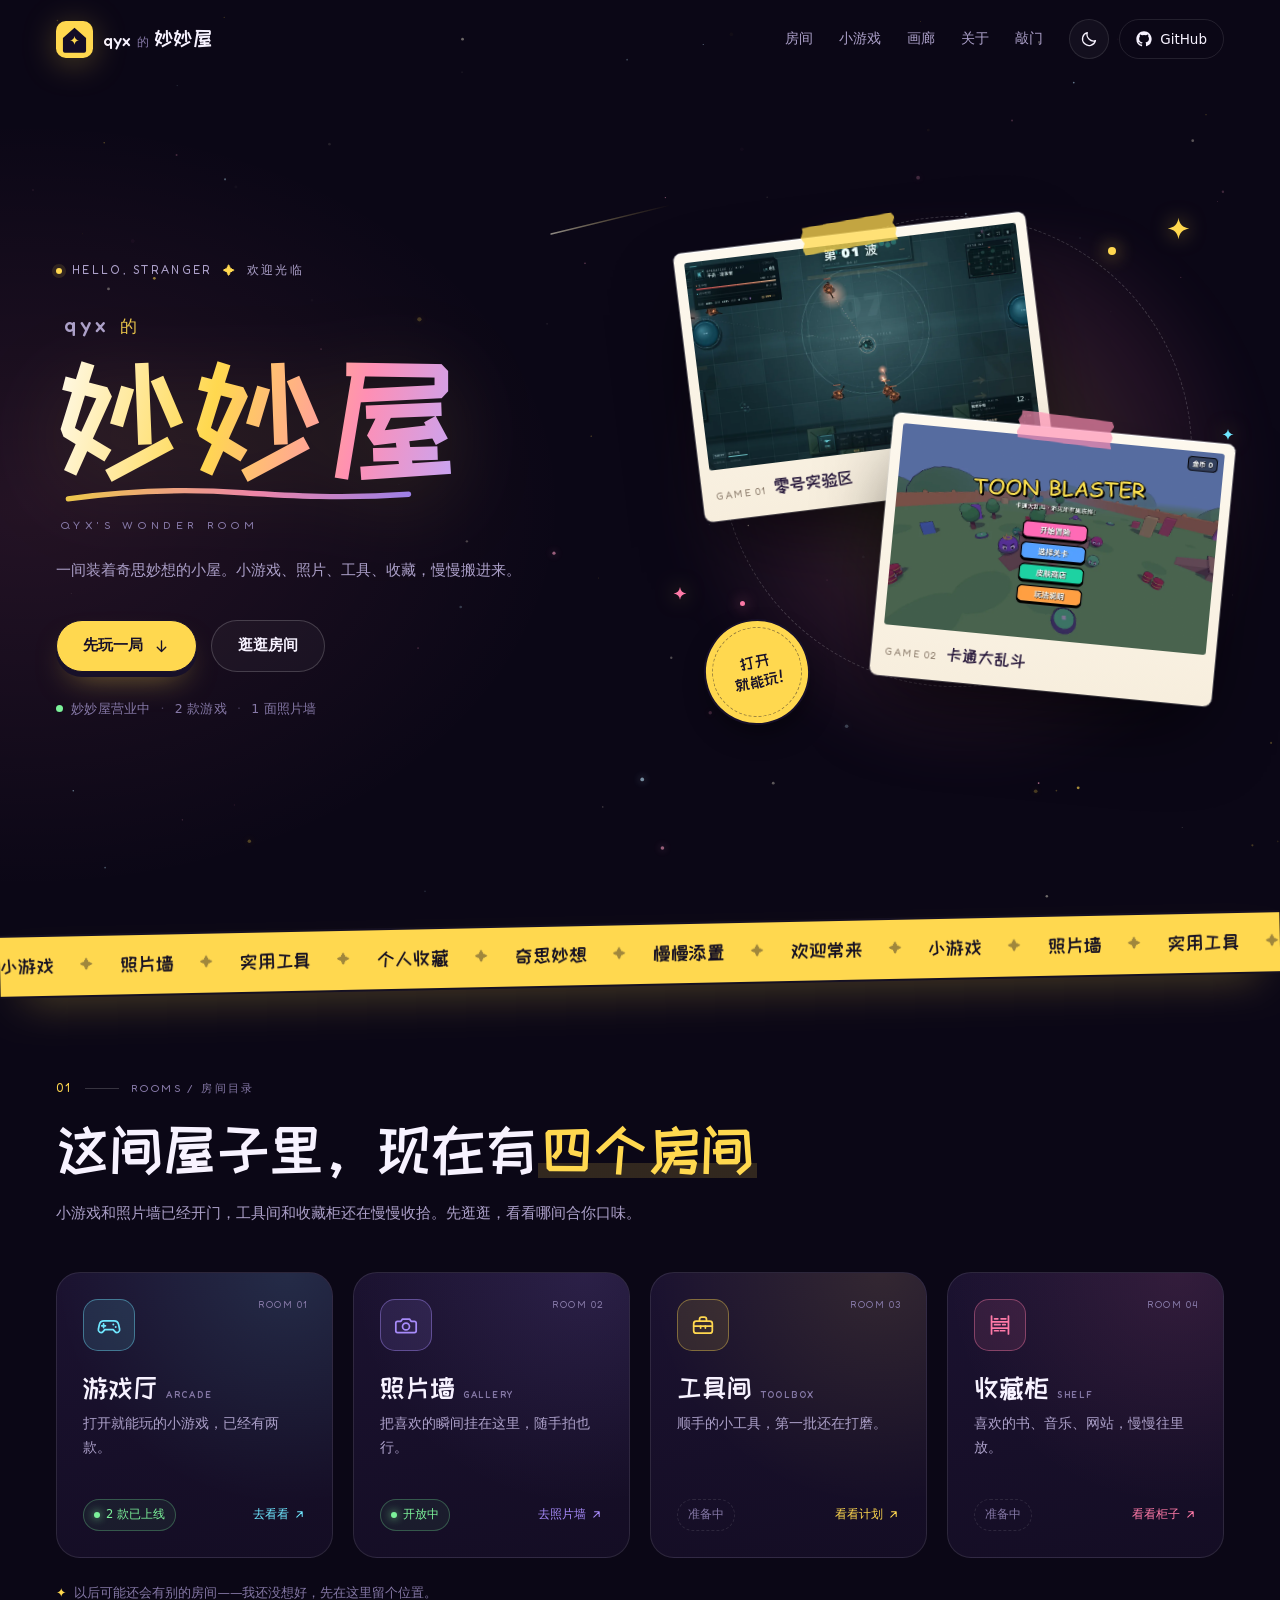
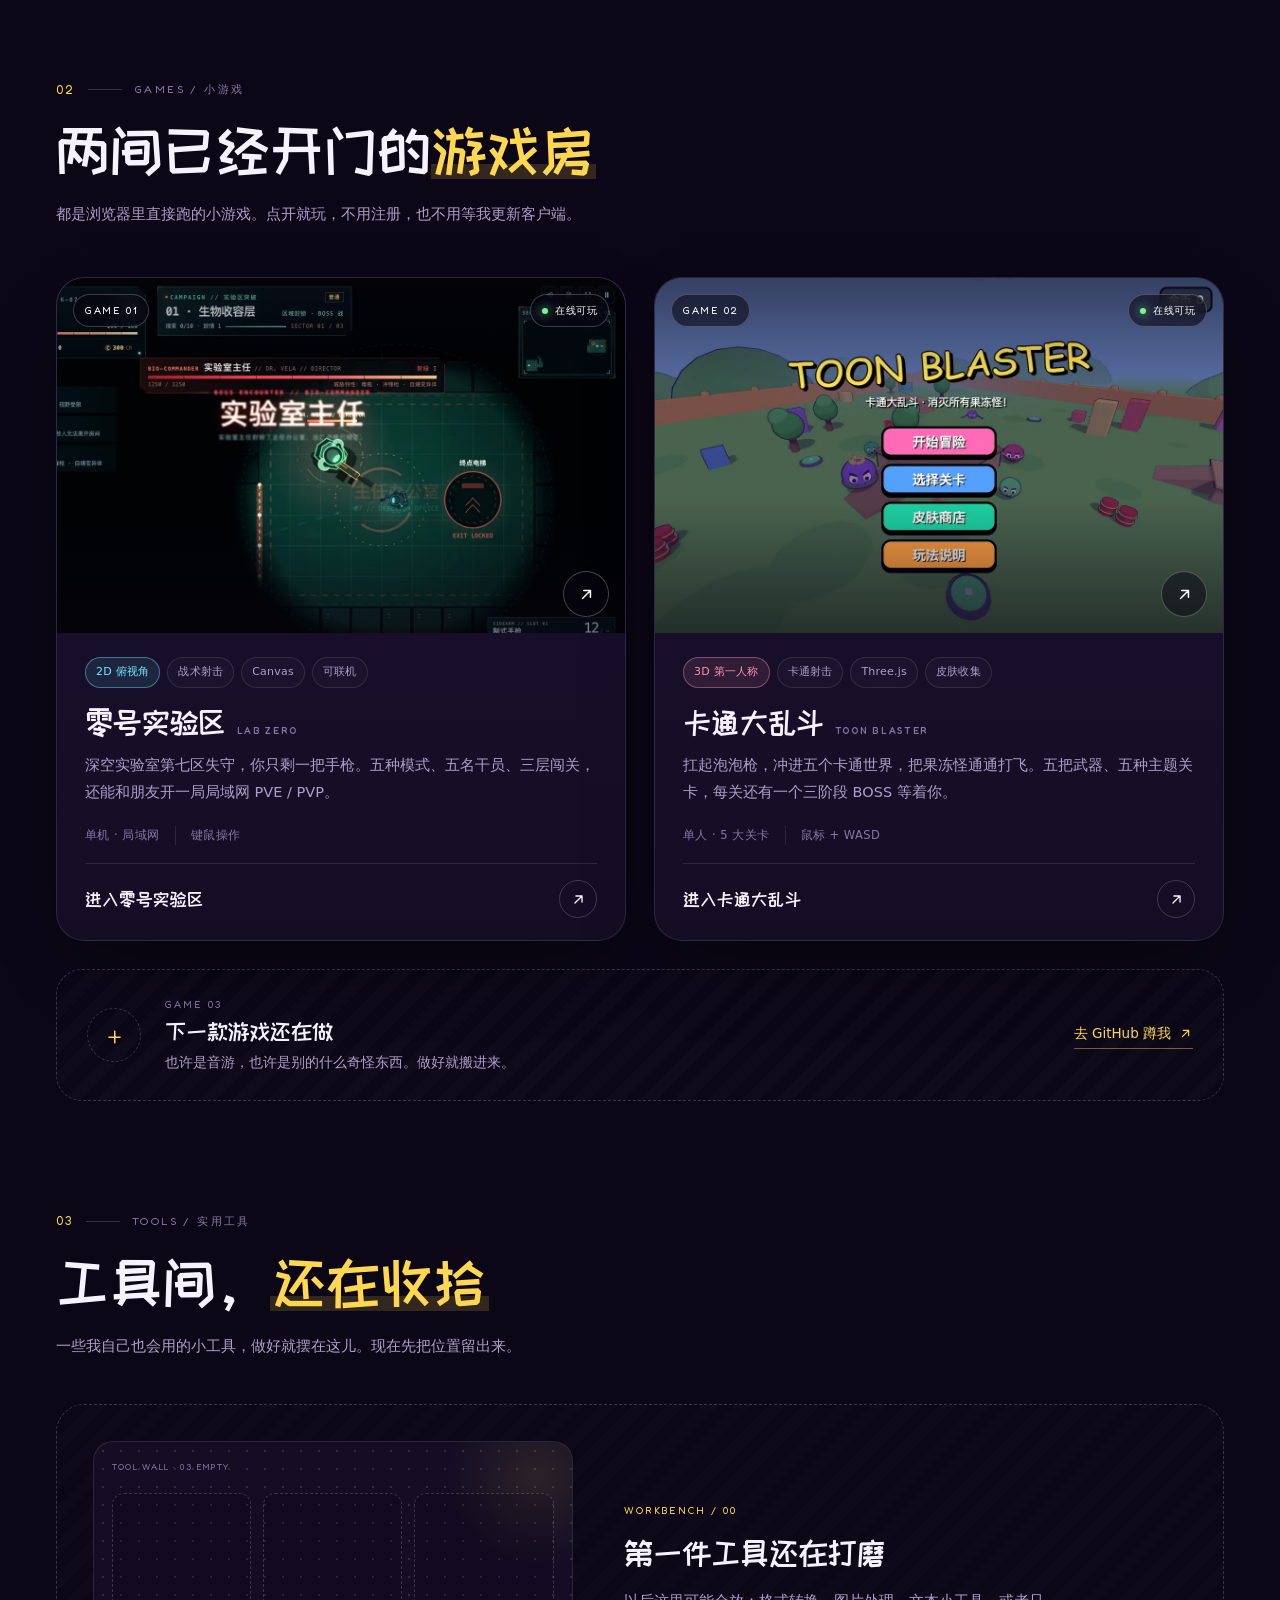
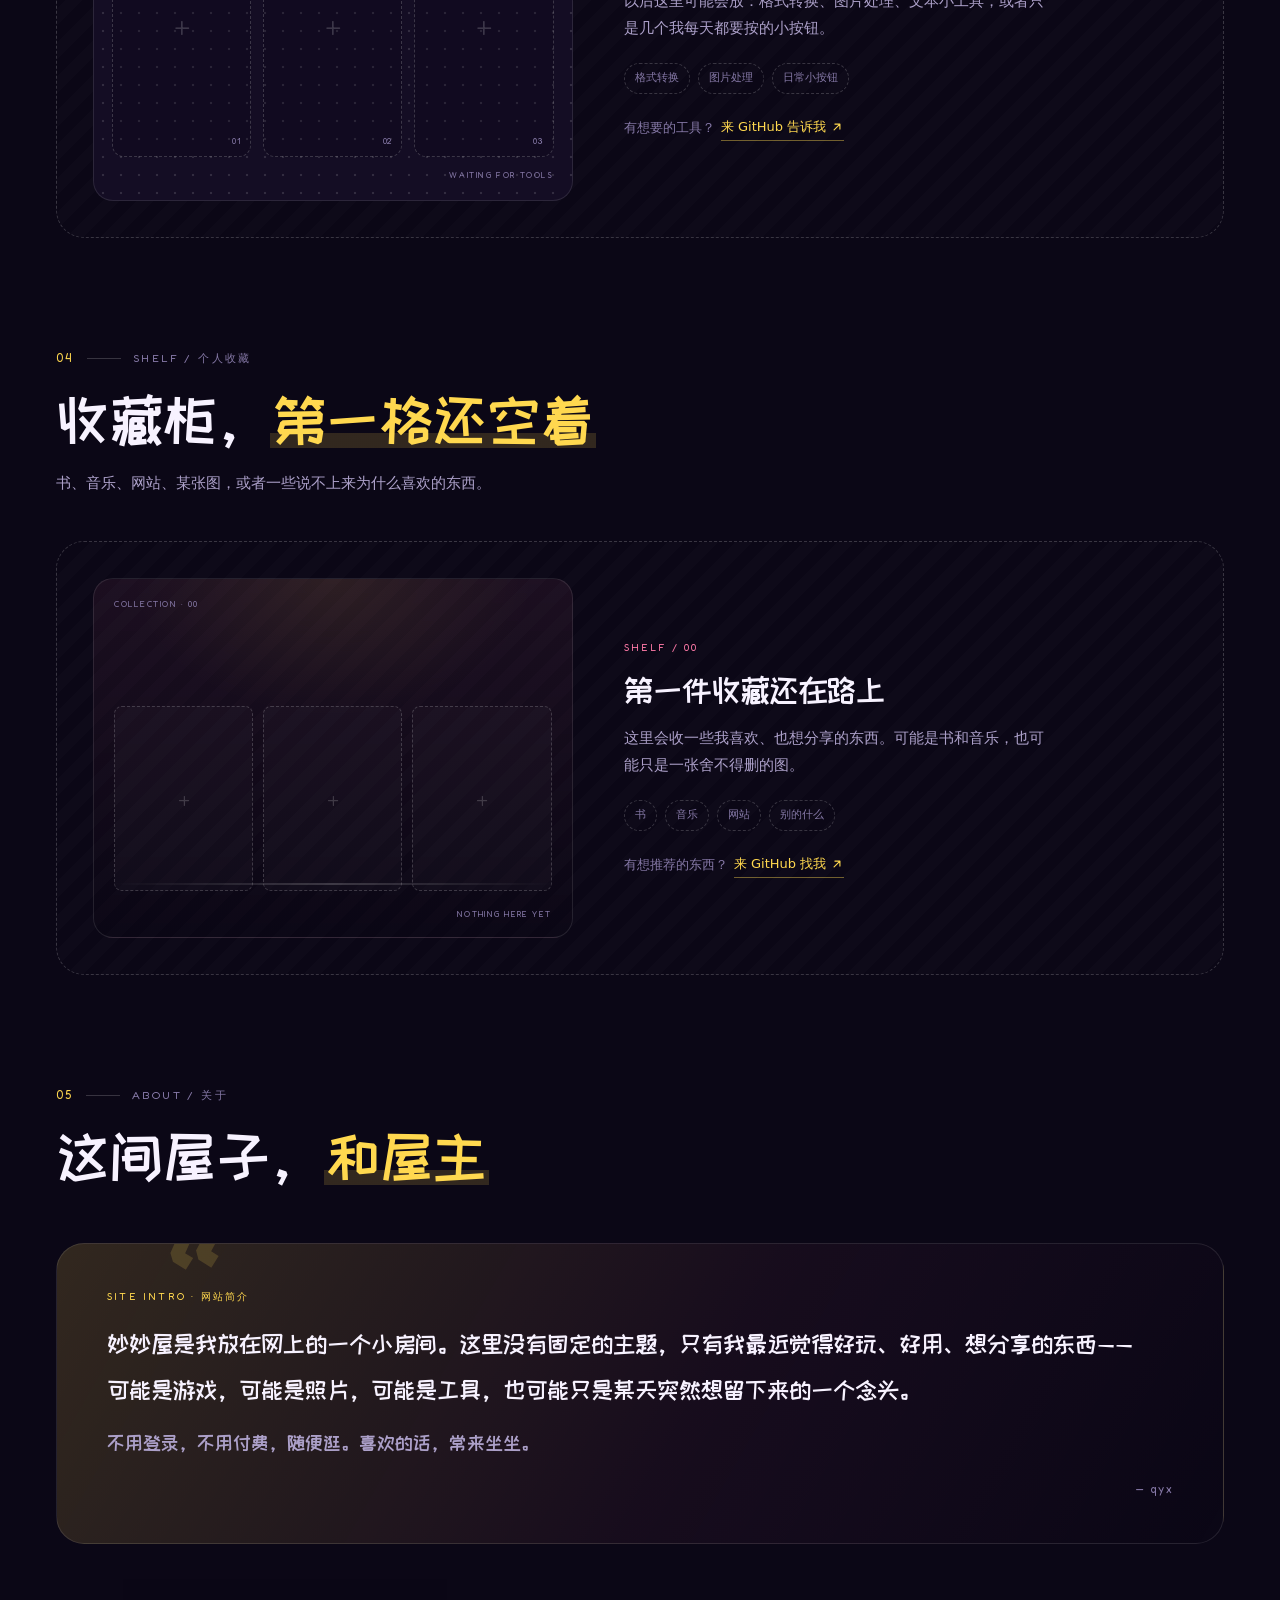
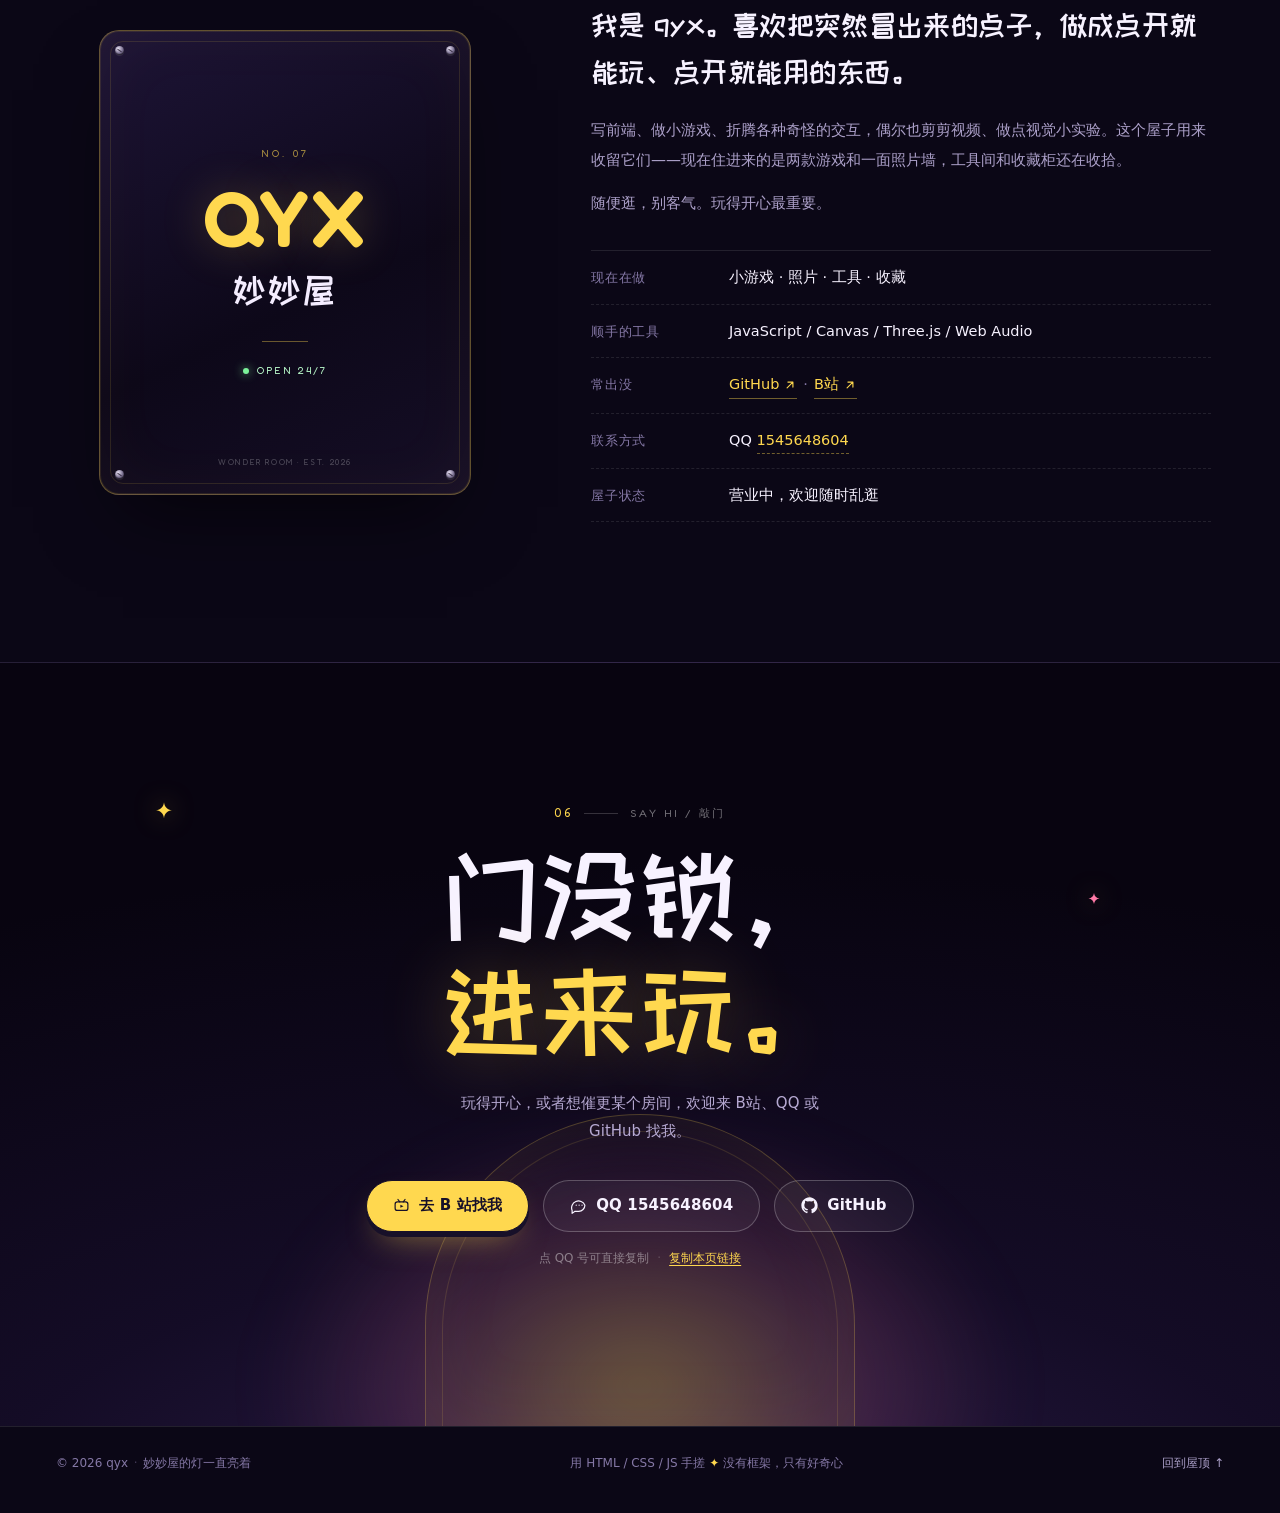
<file: index.html>
<!doctype html>
<html lang="zh-CN" class="no-js" data-theme="night">
<head>
<meta charset="utf-8" />
<meta name="viewport" content="width=device-width, initial-scale=1, viewport-fit=cover" />
<meta name="theme-color" content="#0b0716" />
<title>qyx的妙妙屋 · 小游戏、照片与收藏</title>
<meta name="description" content="qyx的妙妙屋——一间装着奇思妙想的小屋。有小游戏、照片墙、实用工具和个人收藏：零号实验区与卡通大乱斗现在就能玩，照片墙可以随时上传，工具间和收藏柜正在慢慢添置。" />
<meta name="author" content="qyx" />
<meta property="og:type" content="website" />
<meta property="og:url" content="https://qyx2007fk.github.io/" />
<meta property="og:site_name" content="qyx的妙妙屋" />
<meta property="og:locale" content="zh_CN" />
<meta property="og:title" content="qyx的妙妙屋" />
<meta property="og:description" content="一间装着奇思妙想的小屋：小游戏、照片墙、实用工具、个人收藏，慢慢添置。" />
<meta property="og:image" content="https://qyx2007fk.github.io/assets/og-cover.png" />
<meta name="twitter:card" content="summary_large_image" />
<meta name="twitter:title" content="qyx的妙妙屋" />
<meta name="twitter:description" content="一间装着奇思妙想的小屋：小游戏、照片墙、实用工具、个人收藏，慢慢添置。" />
<meta name="twitter:image" content="https://qyx2007fk.github.io/assets/og-cover.png" />
<link rel="icon" href="favicon.svg" type="image/svg+xml" />
<link rel="manifest" href="site.webmanifest" />
<link rel="canonical" href="https://qyx2007fk.github.io/" />
<link rel="apple-touch-icon" href="assets/apple-touch-icon.png" />
<link rel="preload" href="assets/zcool-subset.woff2" as="font" type="font/woff2" crossorigin />
<link rel="preload" href="assets/fredoka-latin.woff2" as="font" type="font/woff2" crossorigin />
<link rel="preload" href="assets/lab-zero.webp" as="image" />
<link rel="stylesheet" href="styles.css" />
<script>
  document.documentElement.classList.replace('no-js', 'js');
  try {
    if (localStorage.getItem('qyx-theme') === 'day') {
      document.documentElement.dataset.theme = 'day';
    }
  } catch (e) {}
</script>
</head>
<body>

<noscript><style>.theme-toggle, #copyLink { display: none !important; }</style></noscript>
<a class="skip-link" href="#main">跳到主要内容</a>
<div class="progress" id="progress" aria-hidden="true"></div>
<canvas class="sky" id="sky" aria-hidden="true"></canvas>
<div class="grain" aria-hidden="true"></div>

<svg class="sprite" aria-hidden="true" focusable="false" width="0" height="0">
  <symbol id="i-star" viewBox="0 0 24 24">
    <path d="M12 1.6c.72 5.62 3.94 8.84 9.56 9.56-5.62.72-8.84 3.94-9.56 9.56-.72-5.62-3.94-8.84-9.56-9.56C8.06 10.44 11.28 7.22 12 1.6Z" fill="currentColor"/>
  </symbol>
  <symbol id="i-arrow" viewBox="0 0 24 24">
    <path d="M7 17 17 7M8.4 7H17v8.6" fill="none" stroke="currentColor" stroke-width="1.9" stroke-linecap="round" stroke-linejoin="round"/>
  </symbol>
  <symbol id="i-down" viewBox="0 0 24 24">
    <path d="M12 4v15m0 0 6-6m-6 6-6-6" fill="none" stroke="currentColor" stroke-width="1.9" stroke-linecap="round" stroke-linejoin="round"/>
  </symbol>
  <symbol id="i-github" viewBox="0 0 24 24">
    <path d="M12 .5C5.73.5.5 5.73.5 12a11.5 11.5 0 0 0 7.86 10.92c.58.1.79-.25.79-.56v-2.2c-3.2.7-3.87-1.37-3.87-1.37-.52-1.33-1.28-1.68-1.28-1.68-1.05-.72.08-.7.08-.7 1.16.08 1.77 1.2 1.77 1.2 1.03 1.76 2.7 1.25 3.36.96.1-.75.4-1.25.73-1.54-2.55-.29-5.24-1.28-5.24-5.7 0-1.26.45-2.29 1.19-3.1-.12-.29-.52-1.46.11-3.05 0 0 .97-.31 3.18 1.18a11 11 0 0 1 5.8 0c2.2-1.49 3.17-1.18 3.17-1.18.63 1.59.23 2.76.12 3.05.74.81 1.18 1.84 1.18 3.1 0 4.43-2.7 5.4-5.26 5.69.41.35.78 1.05.78 2.12v3.14c0 .31.2.67.8.56A11.5 11.5 0 0 0 23.5 12C23.5 5.73 18.27.5 12 .5Z" fill="currentColor"/>
  </symbol>
  <symbol id="i-sun" viewBox="0 0 24 24">
    <circle cx="12" cy="12" r="4.2" fill="none" stroke="currentColor" stroke-width="1.7"/>
    <path d="M12 2.4v2.2M12 19.4v2.2M2.4 12h2.2M19.4 12h2.2M5.2 5.2l1.6 1.6M17.2 17.2l1.6 1.6M18.8 5.2l-1.6 1.6M6.8 17.2l-1.6 1.6" fill="none" stroke="currentColor" stroke-width="1.7" stroke-linecap="round"/>
  </symbol>
  <symbol id="i-moon" viewBox="0 0 24 24">
    <path d="M20.6 14.3A8.8 8.8 0 0 1 9.7 3.4a8.8 8.8 0 1 0 10.9 10.9Z" fill="none" stroke="currentColor" stroke-width="1.7" stroke-linejoin="round"/>
  </symbol>
  <symbol id="i-copy" viewBox="0 0 24 24">
    <rect x="9" y="9" width="11.5" height="11.5" rx="2.4" fill="none" stroke="currentColor" stroke-width="1.7"/>
    <path d="M15.4 5.4A2.4 2.4 0 0 0 13 3H6a2.4 2.4 0 0 0-2.4 2.4v7A2.4 2.4 0 0 0 6 14.8" fill="none" stroke="currentColor" stroke-width="1.7" stroke-linecap="round"/>
  </symbol>
  <symbol id="i-bilibili" viewBox="0 0 24 24">
    <rect x="3" y="7" width="18" height="12" rx="3.2" fill="none" stroke="currentColor" stroke-width="1.7"/>
    <path d="M7 3.5 9.5 7M17 3.5 14.5 7" fill="none" stroke="currentColor" stroke-width="1.7" stroke-linecap="round"/>
    <path d="M10.4 10.9l4.4 2.2-4.4 2.2z" fill="currentColor" stroke="none"/>
  </symbol>
  <symbol id="i-chat" viewBox="0 0 24 24">
    <path d="M21 11.6a8.6 8.6 0 0 1-8.6 8.6H7l-4 2.9v-4.1A8.6 8.6 0 1 1 21 11.6Z" fill="none" stroke="currentColor" stroke-width="1.7" stroke-linejoin="round"/>
    <circle cx="8.8" cy="11.6" r=".9" fill="currentColor"/>
    <circle cx="12.9" cy="11.6" r=".9" fill="currentColor"/>
    <circle cx="17" cy="11.6" r=".9" fill="currentColor"/>
  </symbol>
</svg>

<header class="site-head" id="top">
  <div class="wrap head-inner">
    <a class="brand" href="#top" aria-label="qyx的妙妙屋，回到顶部">
      <span class="brand-mark" aria-hidden="true">
        <svg viewBox="0 0 64 64">
          <rect width="64" height="64" rx="17" fill="#ffd84f"/>
          <path d="M32 11.5 52 29.2v22.3a3.4 3.4 0 0 1-3.4 3.4H15.4A3.4 3.4 0 0 1 12 51.5V29.2Z" fill="#140d26"/>
          <path d="M32 25.8c.6 4.5 3.2 7.1 7.7 7.7-4.5.6-7.1 3.2-7.7 7.7-.6-4.5-3.2-7.1-7.7-7.7 4.5-.6 7.1-3.2 7.7-7.7Z" fill="#ffd84f"/>
        </svg>
      </span>
      <span class="brand-text">qyx <i>的</i><b>妙妙屋</b></span>
    </a>

    <nav class="nav" aria-label="主导航">
      <a href="#rooms">房间</a>
      <a href="#games">小游戏</a>
      <a href="gallery.html">画廊</a>
      <a href="#about">关于</a>
      <a href="#door">敲门</a>
    </nav>

    <div class="head-actions">
      <button class="icon-btn theme-toggle" id="themeToggle" type="button" aria-label="切换到日间模式" title="开灯 / 关灯">
        <svg class="icon icon-sun"><use href="#i-sun"/></svg>
        <svg class="icon icon-moon"><use href="#i-moon"/></svg>
      </button>
      <a class="gh-link" href="https://github.com/qyx2007fk" target="_blank" rel="noopener noreferrer">
        <svg class="icon"><use href="#i-github"/></svg>
        <span>GitHub</span>
      </a>
    </div>
  </div>
</header>

<main id="main">

  <!-- ───────────────────────── 首屏 ───────────────────────── -->
  <section class="hero wrap" aria-labelledby="hero-title">
    <div class="hero-copy">
      <p class="eyebrow"><span class="eyebrow-dot" aria-hidden="true"></span>HELLO, STRANGER <span class="eyebrow-sep" aria-hidden="true">✦</span> 欢迎光临</p>

      <h1 class="hero-title" id="hero-title">
        <span class="hero-owner">qyx <em>的</em></span>
        <span class="hero-main">妙妙屋</span>
        <svg class="title-stroke" viewBox="0 0 520 26" fill="none" aria-hidden="true" preserveAspectRatio="none">
          <path d="M6 18C96 7 186 5 266 10c70 4 152 8 248 2" stroke="url(#strokeGrad)" stroke-width="7" stroke-linecap="round"/>
          <defs>
            <linearGradient id="strokeGrad" x1="0" y1="0" x2="520" y2="0" gradientUnits="userSpaceOnUse">
              <stop stop-color="#ffd84f"/><stop offset=".55" stop-color="#ff8fb4"/><stop offset="1" stop-color="#a78bfa"/>
            </linearGradient>
          </defs>
        </svg>
      </h1>

      <p class="hero-en">QYX'S WONDER ROOM</p>
      <p class="hero-lede">一间装着奇思妙想的小屋。小游戏、照片、工具、收藏，慢慢搬进来。</p>

      <div class="hero-cta">
        <a class="btn btn-primary" href="#games">先玩一局 <svg class="icon"><use href="#i-down"/></svg></a>
        <a class="btn btn-ghost" href="#rooms">逛逛房间</a>
      </div>

      <p class="status"><span class="status-dot" aria-hidden="true"></span>妙妙屋营业中 <span class="dot-sep" aria-hidden="true">·</span> 2 款游戏 <span class="dot-sep" aria-hidden="true">·</span> 1 面照片墙</p>
    </div>

    <div class="hero-art">
      <div class="hero-halo" aria-hidden="true"></div>
      <div class="hero-ring" aria-hidden="true"></div>

      <figure class="shot shot-a">
        <span class="tape" aria-hidden="true"></span>
        <img src="assets/lab-zero.webp" width="1200" height="750" alt="《零号实验区》战斗画面：俯视角实验室里，干员正与多只实验体交火" />
        <figcaption><span class="shot-no">GAME 01</span><b>零号实验区</b></figcaption>
      </figure>

      <figure class="shot shot-b">
        <span class="tape" aria-hidden="true"></span>
        <img src="assets/toon-blaster.webp" width="1200" height="750" decoding="async" alt="《卡通大乱斗》标题画面：糖果色的卡通世界和一群果冻怪" />
        <figcaption><span class="shot-no">GAME 02</span><b>卡通大乱斗</b></figcaption>
      </figure>

      <span class="sticker" aria-hidden="true"><b>打开</b><b>就能玩!</b></span>
      <svg class="spark spark-1" aria-hidden="true"><use href="#i-star"/></svg>
      <svg class="spark spark-2" aria-hidden="true"><use href="#i-star"/></svg>
      <svg class="spark spark-3" aria-hidden="true"><use href="#i-star"/></svg>
    </div>
  </section>

  <!-- ───────────────────────── 跑马灯 ───────────────────────── -->
  <div class="ticker" aria-hidden="true">
    <div class="ticker-track">
      <div class="ticker-group">
        <span>小游戏</span><i>✦</i><span>照片墙</span><i>✦</i><span>实用工具</span><i>✦</i><span>个人收藏</span><i>✦</i><span>奇思妙想</span><i>✦</i><span>慢慢添置</span><i>✦</i><span>欢迎常来</span><i>✦</i>
      </div>
      <div class="ticker-group">
        <span>小游戏</span><i>✦</i><span>照片墙</span><i>✦</i><span>实用工具</span><i>✦</i><span>个人收藏</span><i>✦</i><span>奇思妙想</span><i>✦</i><span>慢慢添置</span><i>✦</i><span>欢迎常来</span><i>✦</i>
      </div>
    </div>
  </div>

  <!-- ───────────────────────── 房间目录 ───────────────────────── -->
  <section class="rooms wrap" id="rooms" aria-labelledby="rooms-title">
    <header class="sec-head reveal">
      <p class="sec-kicker"><span>01</span><i></i>ROOMS / 房间目录</p>
      <h2 class="sec-title" id="rooms-title">这间屋子里，<br class="br-mobile" />现在有<em>四个房间</em></h2>
      <p class="sec-sub">小游戏和照片墙已经开门，工具间和收藏柜还在慢慢收拾。先逛逛，看看哪间合你口味。</p>
    </header>

    <div class="room-grid reveal">
      <a class="room-card" data-room="games" href="#games" aria-label="去游戏厅看看，已有两款游戏">
        <span class="room-index">ROOM 01</span>
        <span class="room-icon" aria-hidden="true">
          <svg viewBox="0 0 24 24" fill="none" stroke="currentColor" stroke-width="1.6" stroke-linecap="round" stroke-linejoin="round">
            <path d="M7.4 8.2h9.2a4.4 4.4 0 0 1 4.3 3.5l.9 4.2a2.5 2.5 0 0 1-4.3 2.2l-1.6-1.8H8.1l-1.6 1.8a2.5 2.5 0 0 1-4.3-2.2l.9-4.2a4.4 4.4 0 0 1 4.3-3.5Z"/>
            <path d="M7 11v3.4M5.3 12.7h3.4"/>
            <circle cx="16" cy="11.6" r=".9" fill="currentColor" stroke="none"/>
            <circle cx="18.2" cy="13.8" r=".9" fill="currentColor" stroke="none"/>
          </svg>
        </span>
        <div class="room-body">
          <h3>游戏厅 <small>ARCADE</small></h3>
          <p>打开就能玩的小游戏，已经有两款。</p>
          <div class="room-meta">
            <span class="room-status is-live"><i aria-hidden="true"></i>2 款已上线</span>
            <span class="room-go">去看看 <svg class="icon"><use href="#i-arrow"/></svg></span>
          </div>
        </div>
      </a>

      <a class="room-card" data-room="gallery" href="gallery.html" aria-label="去照片墙看看，把喜欢的瞬间挂起来">
        <span class="room-index">ROOM 02</span>
        <span class="room-icon" aria-hidden="true">
          <svg viewBox="0 0 24 24" fill="none" stroke="currentColor" stroke-width="1.6" stroke-linecap="round" stroke-linejoin="round">
            <path d="M4.2 8.6h3.1l1.5-2.1h6.4l1.5 2.1h3.1a1.6 1.6 0 0 1 1.6 1.6v7.2a1.6 1.6 0 0 1-1.6 1.6H4.2a1.6 1.6 0 0 1-1.6-1.6v-7.2a1.6 1.6 0 0 1 1.6-1.6Z"/>
            <circle cx="12" cy="13.4" r="3.2"/>
          </svg>
        </span>
        <div class="room-body">
          <h3>照片墙 <small>GALLERY</small></h3>
          <p>把喜欢的瞬间挂在这里，随手拍也行。</p>
          <div class="room-meta">
            <span class="room-status is-live"><i aria-hidden="true"></i>开放中</span>
            <span class="room-go">去照片墙 <svg class="icon"><use href="#i-arrow"/></svg></span>
          </div>
        </div>
      </a>

      <a class="room-card" data-room="tools" href="#tools" aria-label="去工具间看看，第一批工具正在打磨">
        <span class="room-index">ROOM 03</span>
        <span class="room-icon" aria-hidden="true">
          <svg viewBox="0 0 24 24" fill="none" stroke="currentColor" stroke-width="1.6" stroke-linecap="round" stroke-linejoin="round">
            <rect x="3.4" y="8.4" width="17.2" height="11.2" rx="2.4"/>
            <path d="M8.8 8.4V6.8a2 2 0 0 1 2-2h2.4a2 2 0 0 1 2 2v1.6M3.4 13h17.2"/>
            <path d="M9.8 13v1.8M14.2 13v1.8"/>
          </svg>
        </span>
        <div class="room-body">
          <h3>工具间 <small>TOOLBOX</small></h3>
          <p>顺手的小工具，第一批还在打磨。</p>
          <div class="room-meta">
            <span class="room-status is-soon">准备中</span>
            <span class="room-go">看看计划 <svg class="icon"><use href="#i-arrow"/></svg></span>
          </div>
        </div>
      </a>

      <a class="room-card" data-room="shelf" href="#collection" aria-label="去收藏柜看看，第一格还空着">
        <span class="room-index">ROOM 04</span>
        <span class="room-icon" aria-hidden="true">
          <svg viewBox="0 0 24 24" fill="none" stroke="currentColor" stroke-width="1.6" stroke-linecap="round" stroke-linejoin="round">
            <path d="M4.2 3.8v16.4M19.8 3.8v16.4M4.2 9.2h15.6M4.2 14.9h15.6"/>
            <path d="M7 6.3h3M13 6.3h4.4M7 11.7h5M14.5 11.7h2.3M7 17.3h3.4M12.4 17.3h4"/>
          </svg>
        </span>
        <div class="room-body">
          <h3>收藏柜 <small>SHELF</small></h3>
          <p>喜欢的书、音乐、网站，慢慢往里放。</p>
          <div class="room-meta">
            <span class="room-status is-soon">准备中</span>
            <span class="room-go">看看柜子 <svg class="icon"><use href="#i-arrow"/></svg></span>
          </div>
        </div>
      </a>
    </div>

    <p class="rooms-note reveal"><span aria-hidden="true">✦</span> 以后可能还会有别的房间——我还没想好，先在这里留个位置。</p>
  </section>

  <!-- ───────────────────────── 小游戏 ───────────────────────── -->
  <section class="arcade wrap" id="games" aria-labelledby="games-title">
    <header class="sec-head reveal">
      <p class="sec-kicker"><span>02</span><i></i>GAMES / 小游戏</p>
      <h2 class="sec-title" id="games-title">两间已经开门的<em>游戏房</em></h2>
      <p class="sec-sub">都是浏览器里直接跑的小游戏。点开就玩，不用注册，也不用等我更新客户端。</p>
    </header>

    <!-- 🎮 想加新游戏：复制下面一张 .game-card，改链接、截图和文案 -->
    <div class="games reveal">

      <article class="game-card" data-accent="cyan">
        <a class="game-link" href="https://qyx2007fk.github.io/lab-zero/" target="_blank" rel="noopener noreferrer" aria-label="进入零号实验区 LAB ZERO，在新窗口打开">
          <div class="game-cover">
            <img src="assets/lab-zero-boss.webp" width="1200" height="750" decoding="async" alt="《零号实验区》BOSS 战画面：幽绿色收容区里，实验室主任正在逼近" />
            <span class="room-no">GAME 01</span>
            <span class="live-badge"><i aria-hidden="true"></i>在线可玩</span>
            <span class="cover-arrow" aria-hidden="true"><svg class="icon"><use href="#i-arrow"/></svg></span>
          </div>
          <div class="game-body">
            <div class="game-tags">
              <span>2D 俯视角</span><span>战术射击</span><span>Canvas</span><span>可联机</span>
            </div>
            <h3>零号实验区 <small>LAB ZERO</small></h3>
            <p class="game-desc">深空实验室第七区失守，你只剩一把手枪。五种模式、五名干员、三层闯关，还能和朋友开一局局域网 PVE / PVP。</p>
            <div class="game-meta"><span>单机 · 局域网</span><span>键鼠操作</span></div>
            <div class="game-cta"><span>进入零号实验区</span><span class="cta-arrow" aria-hidden="true"><svg class="icon"><use href="#i-arrow"/></svg></span></div>
          </div>
        </a>
      </article>

      <article class="game-card" data-accent="pink">
        <a class="game-link" href="https://qyx2007fk.github.io/toon-blaster/" target="_blank" rel="noopener noreferrer" aria-label="进入卡通大乱斗 TOON BLASTER，在新窗口打开">
          <div class="game-cover">
            <img src="assets/toon-blaster.webp" width="1200" height="750" decoding="async" alt="《卡通大乱斗》画面：色彩鲜艳的卡通场景与果冻怪" />
            <span class="room-no">GAME 02</span>
            <span class="live-badge"><i aria-hidden="true"></i>在线可玩</span>
            <span class="cover-arrow" aria-hidden="true"><svg class="icon"><use href="#i-arrow"/></svg></span>
          </div>
          <div class="game-body">
            <div class="game-tags">
              <span>3D 第一人称</span><span>卡通射击</span><span>Three.js</span><span>皮肤收集</span>
            </div>
            <h3>卡通大乱斗 <small>TOON BLASTER</small></h3>
            <p class="game-desc">扛起泡泡枪，冲进五个卡通世界，把果冻怪通通打飞。五把武器、五种主题关卡，每关还有一个三阶段 BOSS 等着你。</p>
            <div class="game-meta"><span>单人 · 5 大关卡</span><span>鼠标 + WASD</span></div>
            <div class="game-cta"><span>进入卡通大乱斗</span><span class="cta-arrow" aria-hidden="true"><svg class="icon"><use href="#i-arrow"/></svg></span></div>
          </div>
        </a>
      </article>

      <article class="soon-card">
        <span class="soon-icon" aria-hidden="true">+</span>
        <div class="soon-copy">
          <p class="soon-label">GAME 03</p>
          <h3>下一款游戏还在做</h3>
          <p>也许是音游，也许是别的什么奇怪东西。做好就搬进来。</p>
        </div>
        <a class="soon-link" href="https://github.com/qyx2007fk" target="_blank" rel="noopener noreferrer">去 GitHub 蹲我 <svg class="icon"><use href="#i-arrow"/></svg></a>
      </article>

    </div>
  </section>

  <!-- ───────────────────────── 实用工具 ───────────────────────── -->
  <section class="tools wrap" id="tools" aria-labelledby="tools-title">
    <header class="sec-head reveal">
      <p class="sec-kicker"><span>03</span><i></i>TOOLS / 实用工具</p>
      <h2 class="sec-title" id="tools-title">工具间，<em>还在收拾</em></h2>
      <p class="sec-sub">一些我自己也会用的小工具，做好就摆在这儿。现在先把位置留出来。</p>
    </header>

    <!-- 🧰 工具做好后：把整块 .empty-room 换成你的工具卡片 -->
    <div class="empty-room empty-room--tools reveal">
      <div class="pegboard" aria-hidden="true">
        <span class="peg-label">TOOL WALL · 03 EMPTY</span>
        <div class="peg-row">
          <div class="peg"><span class="peg-no">01</span><span class="peg-plus">+</span></div>
          <div class="peg"><span class="peg-no">02</span><span class="peg-plus">+</span></div>
          <div class="peg"><span class="peg-no">03</span><span class="peg-plus">+</span></div>
        </div>
        <span class="peg-note">WAITING FOR TOOLS</span>
      </div>
      <div class="empty-copy">
        <p class="empty-label">WORKBENCH / 00</p>
        <h3>第一件工具还在打磨</h3>
        <p class="empty-desc">以后这里可能会放：格式转换、图片处理、文本小工具，或者只是几个我每天都要按的小按钮。</p>
        <div class="empty-tags"><span>格式转换</span><span>图片处理</span><span>日常小按钮</span></div>
        <p class="empty-cta">有想要的工具？<a href="https://github.com/qyx2007fk" target="_blank" rel="noopener noreferrer">来 GitHub 告诉我 <svg class="icon"><use href="#i-arrow"/></svg></a></p>
      </div>
    </div>
  </section>

  <!-- ───────────────────────── 个人收藏 ───────────────────────── -->
  <section class="collection wrap" id="collection" aria-labelledby="collection-title">
    <header class="sec-head reveal">
      <p class="sec-kicker"><span>04</span><i></i>SHELF / 个人收藏</p>
      <h2 class="sec-title" id="collection-title">收藏柜，<em>第一格还空着</em></h2>
      <p class="sec-sub">书、音乐、网站、某张图，或者一些说不上来为什么喜欢的东西。</p>
    </header>

    <!-- 🗄 收藏同理：把 .empty-room 换成收藏卡片，一格一格往里放 -->
    <div class="empty-room empty-room--shelf reveal">
      <div class="cabinet" aria-hidden="true">
        <span class="cabinet-label">COLLECTION · 00</span>
        <div class="cabinet-slots">
          <span>+</span><span>+</span><span>+</span>
        </div>
        <span class="cabinet-note">NOTHING HERE YET</span>
      </div>
      <div class="empty-copy">
        <p class="empty-label">SHELF / 00</p>
        <h3>第一件收藏还在路上</h3>
        <p class="empty-desc">这里会收一些我喜欢、也想分享的东西。可能是书和音乐，也可能只是一张舍不得删的图。</p>
        <div class="empty-tags"><span>书</span><span>音乐</span><span>网站</span><span>别的什么</span></div>
        <p class="empty-cta">有想推荐的东西？<a href="https://github.com/qyx2007fk" target="_blank" rel="noopener noreferrer">来 GitHub 找我 <svg class="icon"><use href="#i-arrow"/></svg></a></p>
      </div>
    </div>
  </section>

  <!-- ───────────────────────── 关于 / 网站简介 / 屋主 ───────────────────────── -->
  <section class="about wrap" id="about" aria-labelledby="about-title">
    <header class="sec-head reveal">
      <p class="sec-kicker"><span>05</span><i></i>ABOUT / 关于</p>
      <h2 class="sec-title" id="about-title">这间屋子，<em>和屋主</em></h2>
    </header>

    <!-- ✍️ 网站简介：直接改下面 blockquote 里两段 <p> 的文字就行 -->
    <div class="site-intro reveal">
      <p class="site-intro-label">SITE INTRO · 网站简介</p>
      <blockquote>
        <p>妙妙屋是我放在网上的一个小房间。这里没有固定的主题，只有我最近觉得好玩、好用、想分享的东西——<br />可能是游戏，可能是照片，可能是工具，也可能只是某天突然想留下来的一个念头。</p>
        <p>不用登录，不用付费，随便逛。喜欢的话，常来坐坐。</p>
      </blockquote>
      <p class="site-intro-sign">— qyx</p>
    </div>

    <div class="about-grid">
      <div class="doorplate reveal" aria-hidden="true">
        <span class="screw screw-tl"></span><span class="screw screw-tr"></span>
        <span class="screw screw-bl"></span><span class="screw screw-br"></span>
        <p class="dp-no">NO. 07</p>
        <p class="dp-name">QYX</p>
        <p class="dp-cn">妙妙屋</p>
        <span class="dp-line"></span>
        <p class="dp-status"><i></i>OPEN 24/7</p>
        <p class="dp-foot">WONDER ROOM · EST. 2026</p>
      </div>

      <div class="about-copy">
        <p class="about-lede reveal">我是 qyx。喜欢把突然冒出来的点子，做成点开就能玩、点开就能用的东西。</p>
        <p class="reveal">写前端、做小游戏、折腾各种奇怪的交互，偶尔也剪剪视频、做点视觉小实验。这个屋子用来收留它们——现在住进来的是两款游戏和一面照片墙，工具间和收藏柜还在收拾。</p>
        <p class="reveal">随便逛，别客气。玩得开心最重要。</p>

        <dl class="facts" data-stagger>
          <div><dt>现在在做</dt><dd>小游戏 · 照片 · 工具 · 收藏</dd></div>
          <div><dt>顺手的工具</dt><dd>JavaScript / Canvas / Three.js / Web Audio</dd></div>
          <div><dt>常出没</dt><dd><a href="https://github.com/qyx2007fk" target="_blank" rel="noopener noreferrer">GitHub <svg class="icon"><use href="#i-arrow"/></svg></a><span class="fact-sep" aria-hidden="true">·</span><a href="https://space.bilibili.com/495846524" target="_blank" rel="noopener noreferrer">B站 <svg class="icon"><use href="#i-arrow"/></svg></a></dd></div>
          <div><dt>联系方式</dt><dd>QQ <button class="fact-link" type="button" data-copy="1545648604" data-copy-msg="QQ 号已复制：1545648604" title="点击复制 QQ 号" aria-label="复制 QQ 号 1545648604">1545648604</button></dd></div>
          <div><dt>屋子状态</dt><dd>营业中，欢迎随时乱逛</dd></div>
        </dl>
      </div>
    </div>
  </section>

  <!-- ───────────────────────── 敲门 ───────────────────────── -->
  <section class="door-cta" id="door" aria-labelledby="door-title">
    <div class="door-glow" aria-hidden="true"></div>
    <div class="arch" aria-hidden="true"></div>
    <svg class="door-spark ds-1" aria-hidden="true"><use href="#i-star"/></svg>
    <svg class="door-spark ds-2" aria-hidden="true"><use href="#i-star"/></svg>
    <div class="wrap door-inner reveal">
      <p class="sec-kicker"><span>06</span><i></i>SAY HI / 敲门</p>
      <h2 id="door-title">门没锁，<br /><em>进来玩。</em></h2>
      <p class="door-sub">玩得开心，或者想催更某个房间，欢迎来 B站、QQ 或 GitHub 找我。</p>
      <div class="door-actions">
        <a class="btn btn-primary" href="https://space.bilibili.com/495846524" target="_blank" rel="noopener noreferrer">
          <svg class="icon"><use href="#i-bilibili"/></svg> 去 B 站找我
        </a>
        <button class="btn btn-ghost" type="button" data-copy="1545648604" data-copy-msg="QQ 号已复制：1545648604" title="点击复制 QQ 号" aria-label="复制 QQ 号 1545648604">
          <svg class="icon"><use href="#i-chat"/></svg> QQ 1545648604
        </button>
        <a class="btn btn-ghost" href="https://github.com/qyx2007fk" target="_blank" rel="noopener noreferrer">
          <svg class="icon"><use href="#i-github"/></svg> GitHub
        </a>
      </div>
      <p class="door-footnote">点 QQ 号可直接复制 <span class="dot-sep" aria-hidden="true">·</span> <button class="link-btn" id="copyLink" type="button">复制本页链接</button></p>
    </div>
  </section>

</main>

<footer class="site-foot">
  <div class="wrap foot-inner">
    <p>© 2026 qyx <span class="dot-sep" aria-hidden="true">·</span> 妙妙屋的灯一直亮着</p>
    <p>用 HTML / CSS / JS 手搓 <span class="foot-star" aria-hidden="true">✦</span> 没有框架，只有好奇心</p>
    <a href="#top">回到屋顶 <span aria-hidden="true">↑</span></a>
  </div>
</footer>

<div class="toast" id="toast" role="status" aria-live="polite"></div>

<script src="app.js" defer></script>
</body>
</html>
</file>
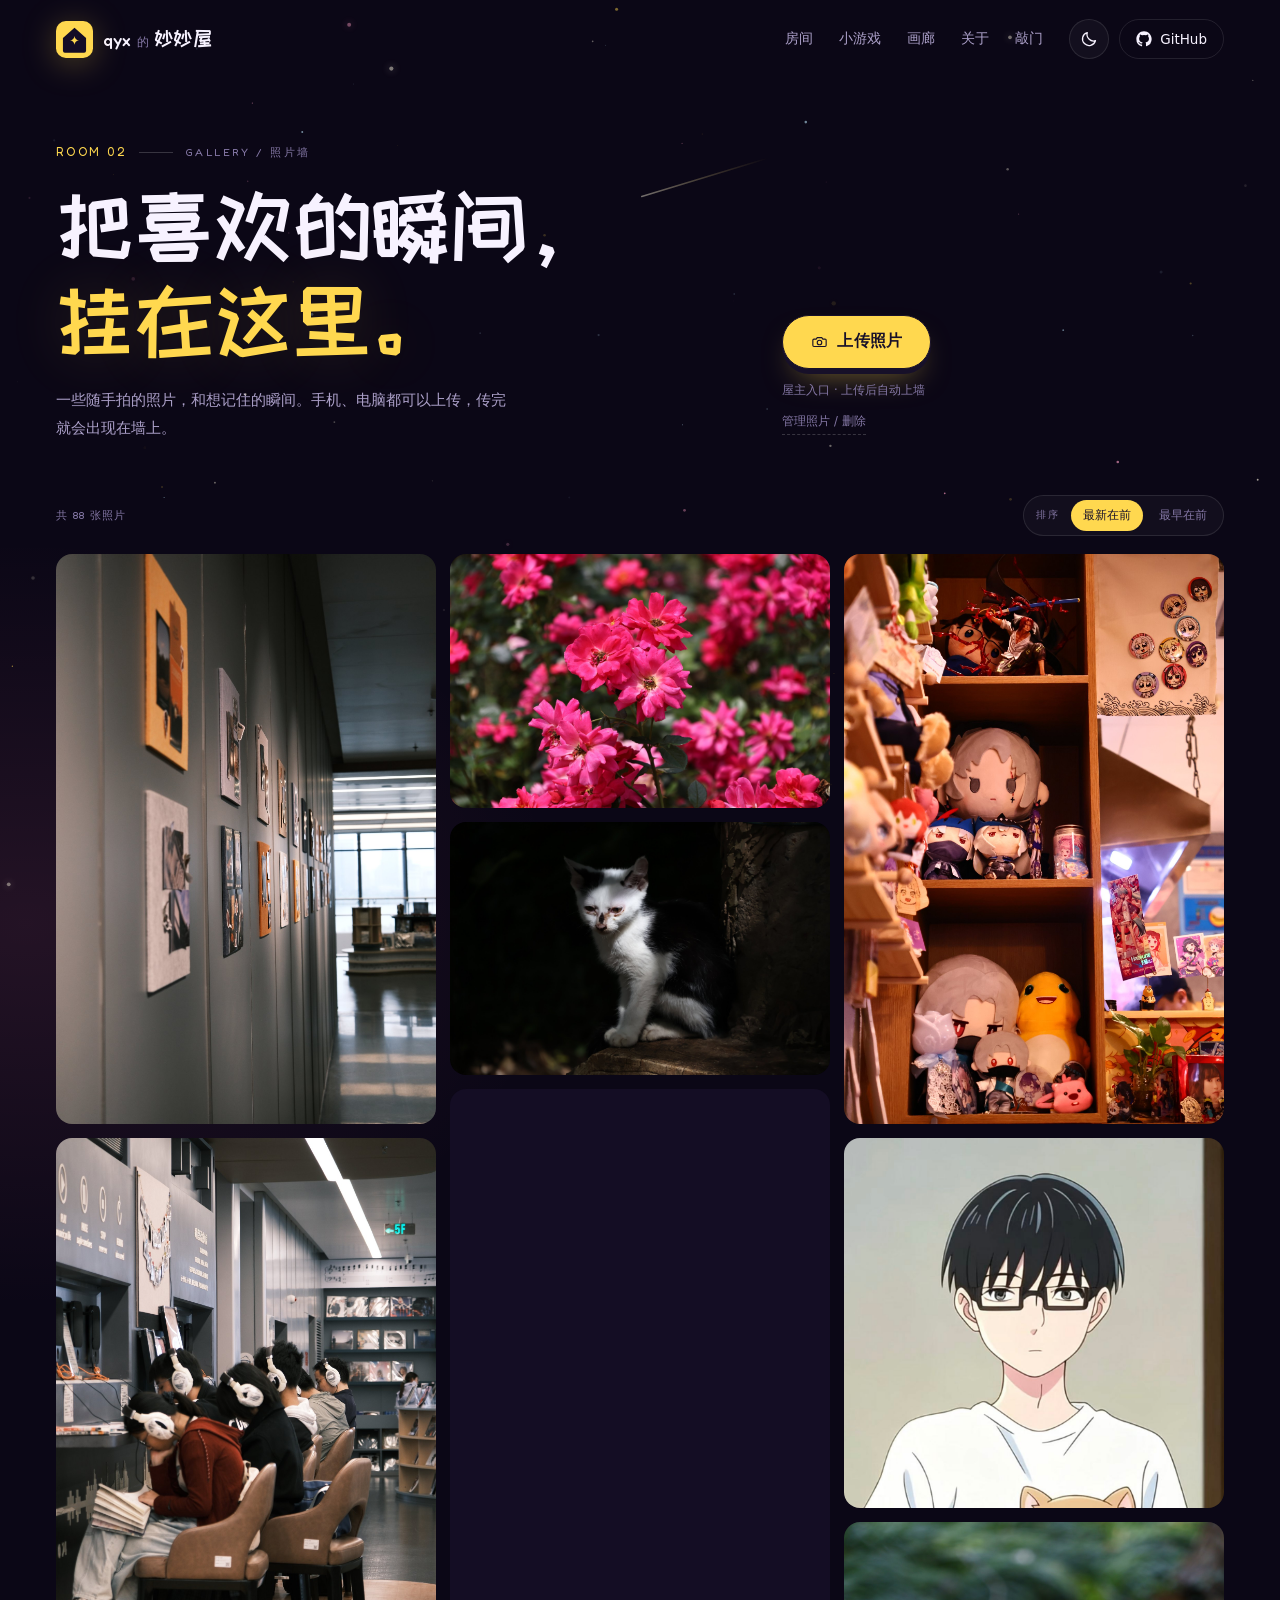
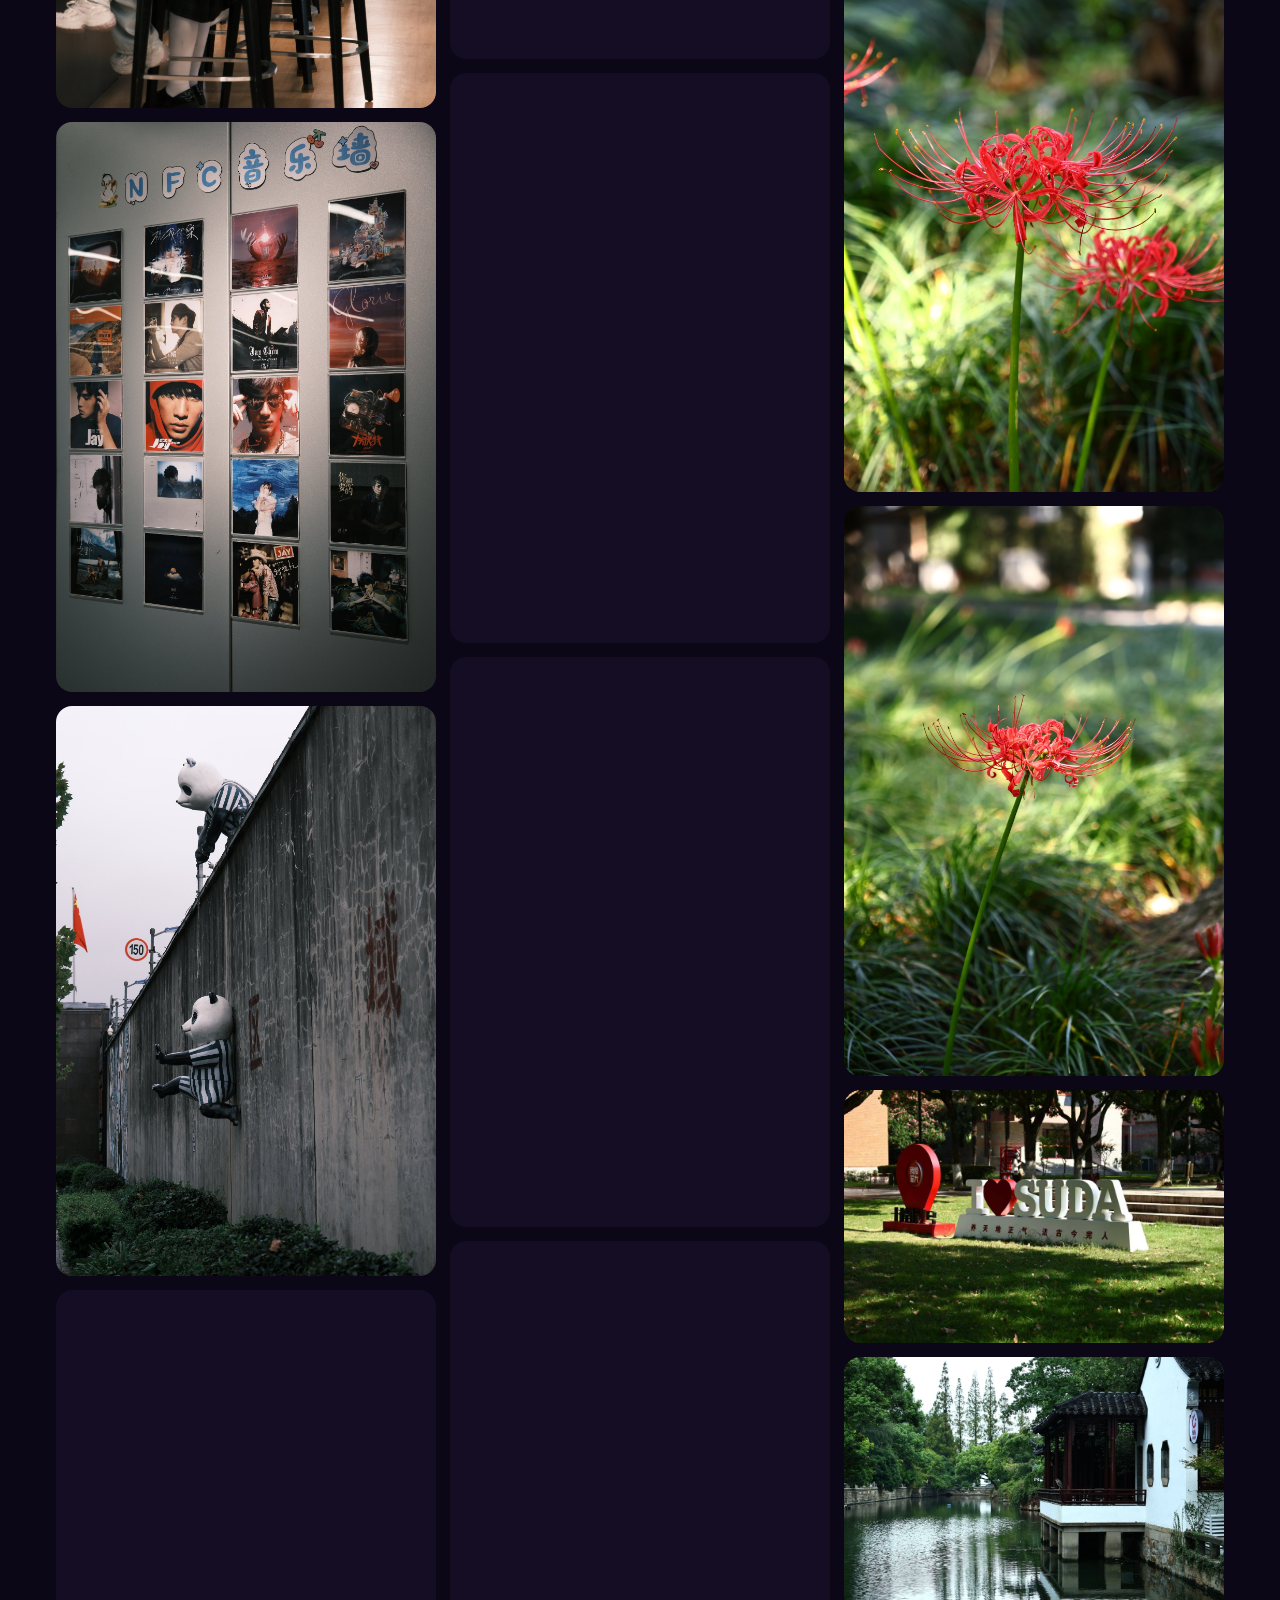
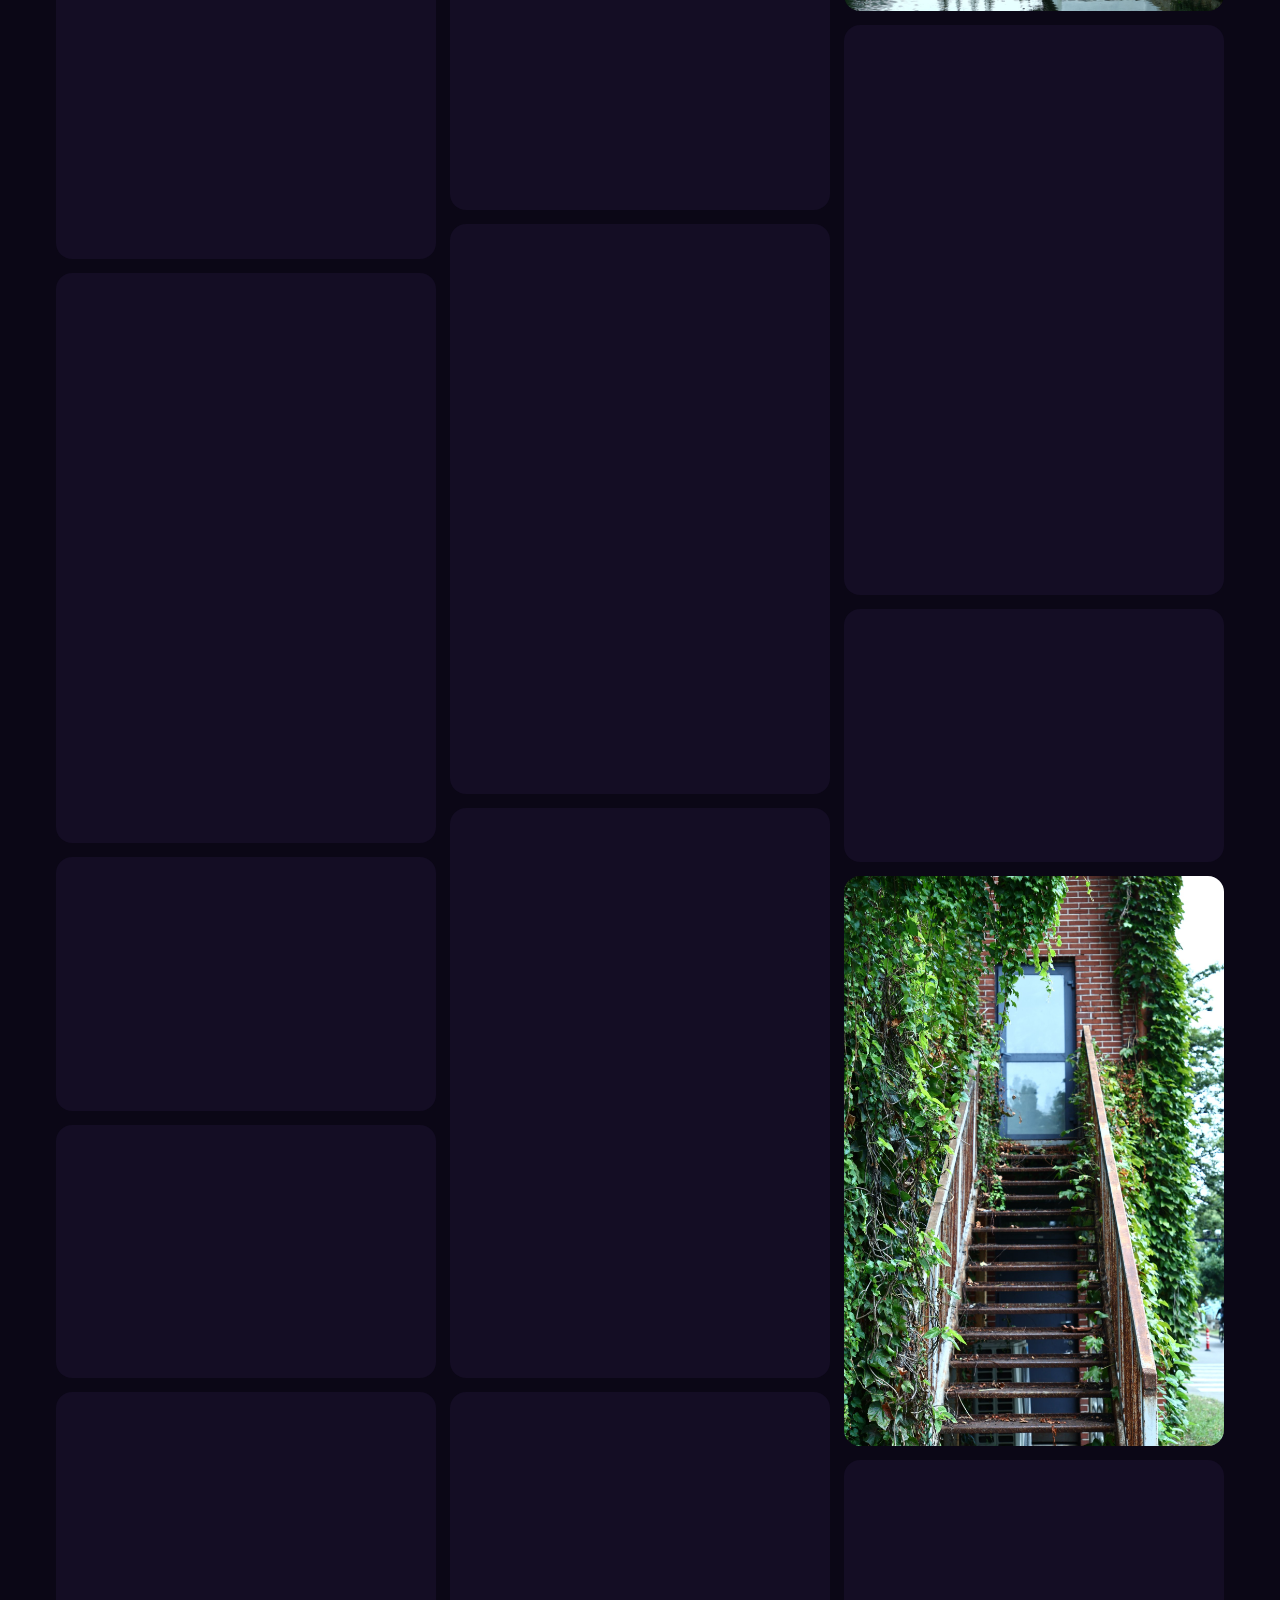
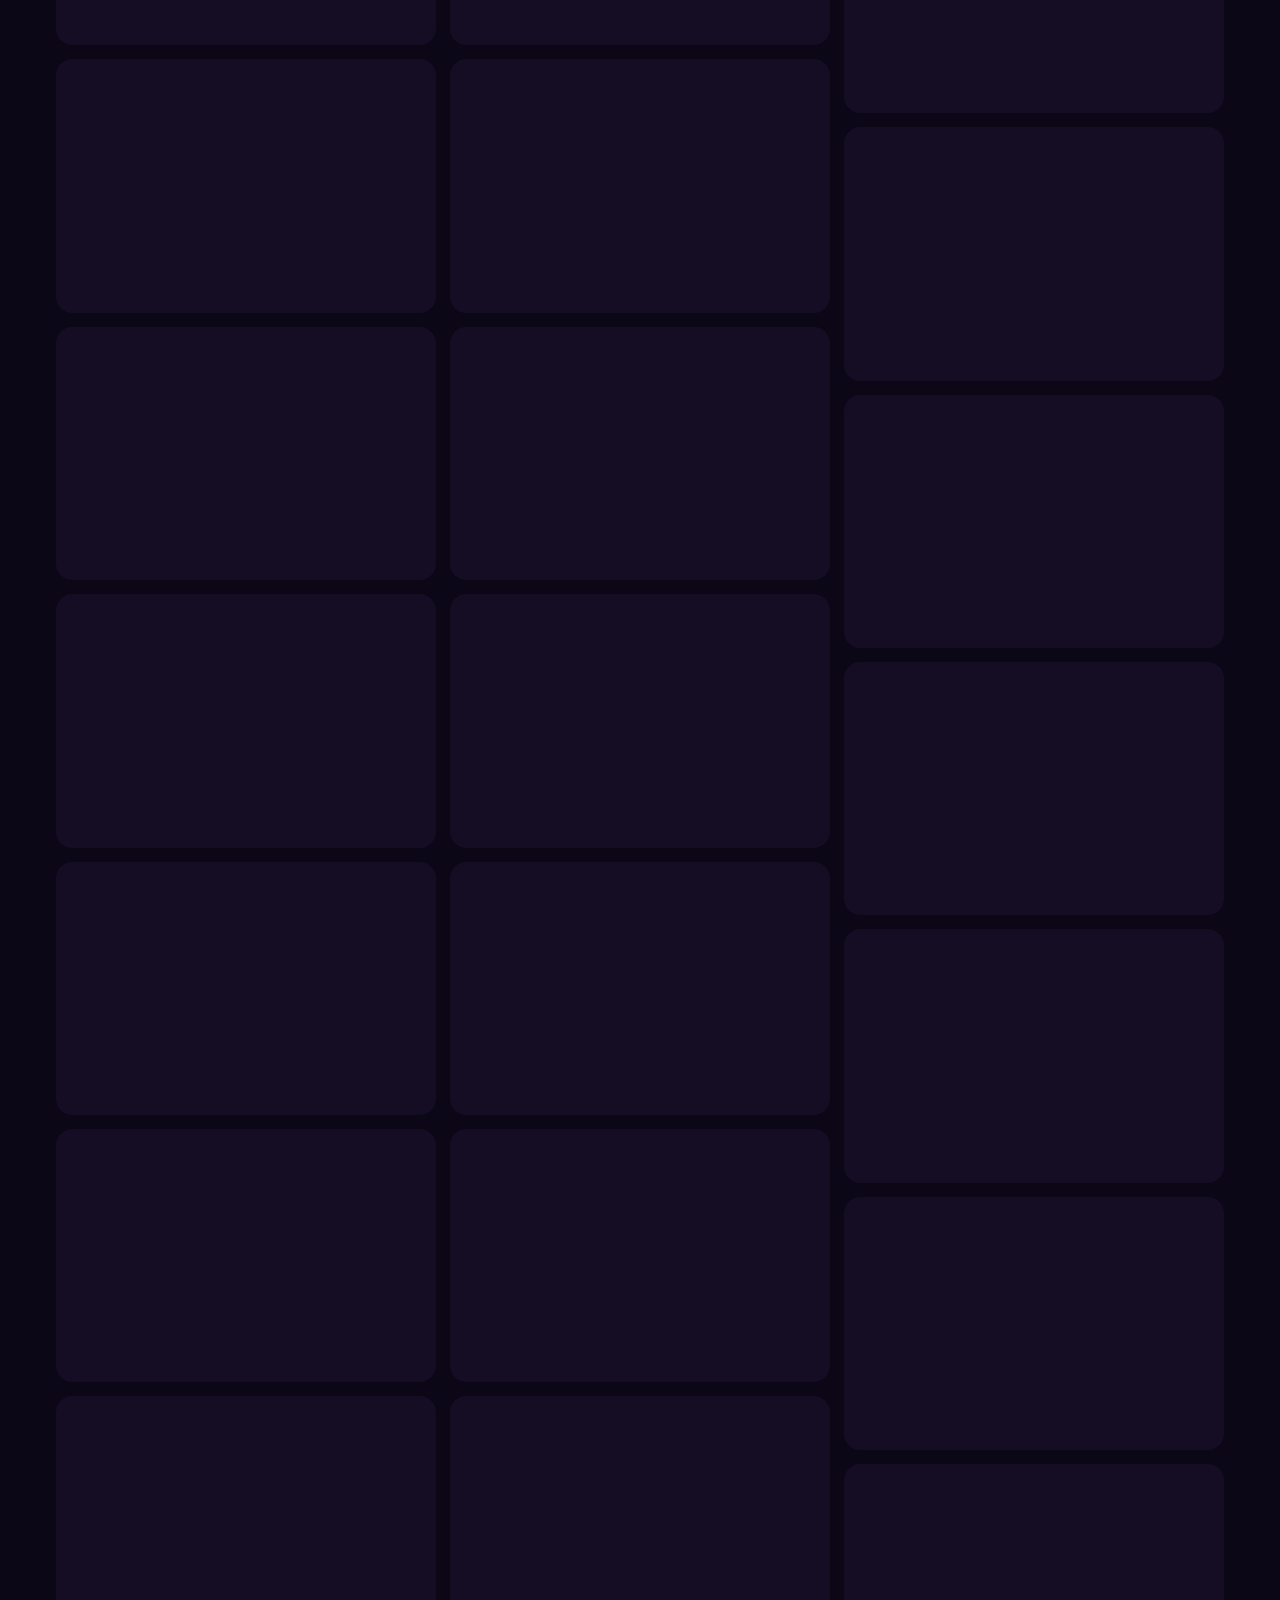
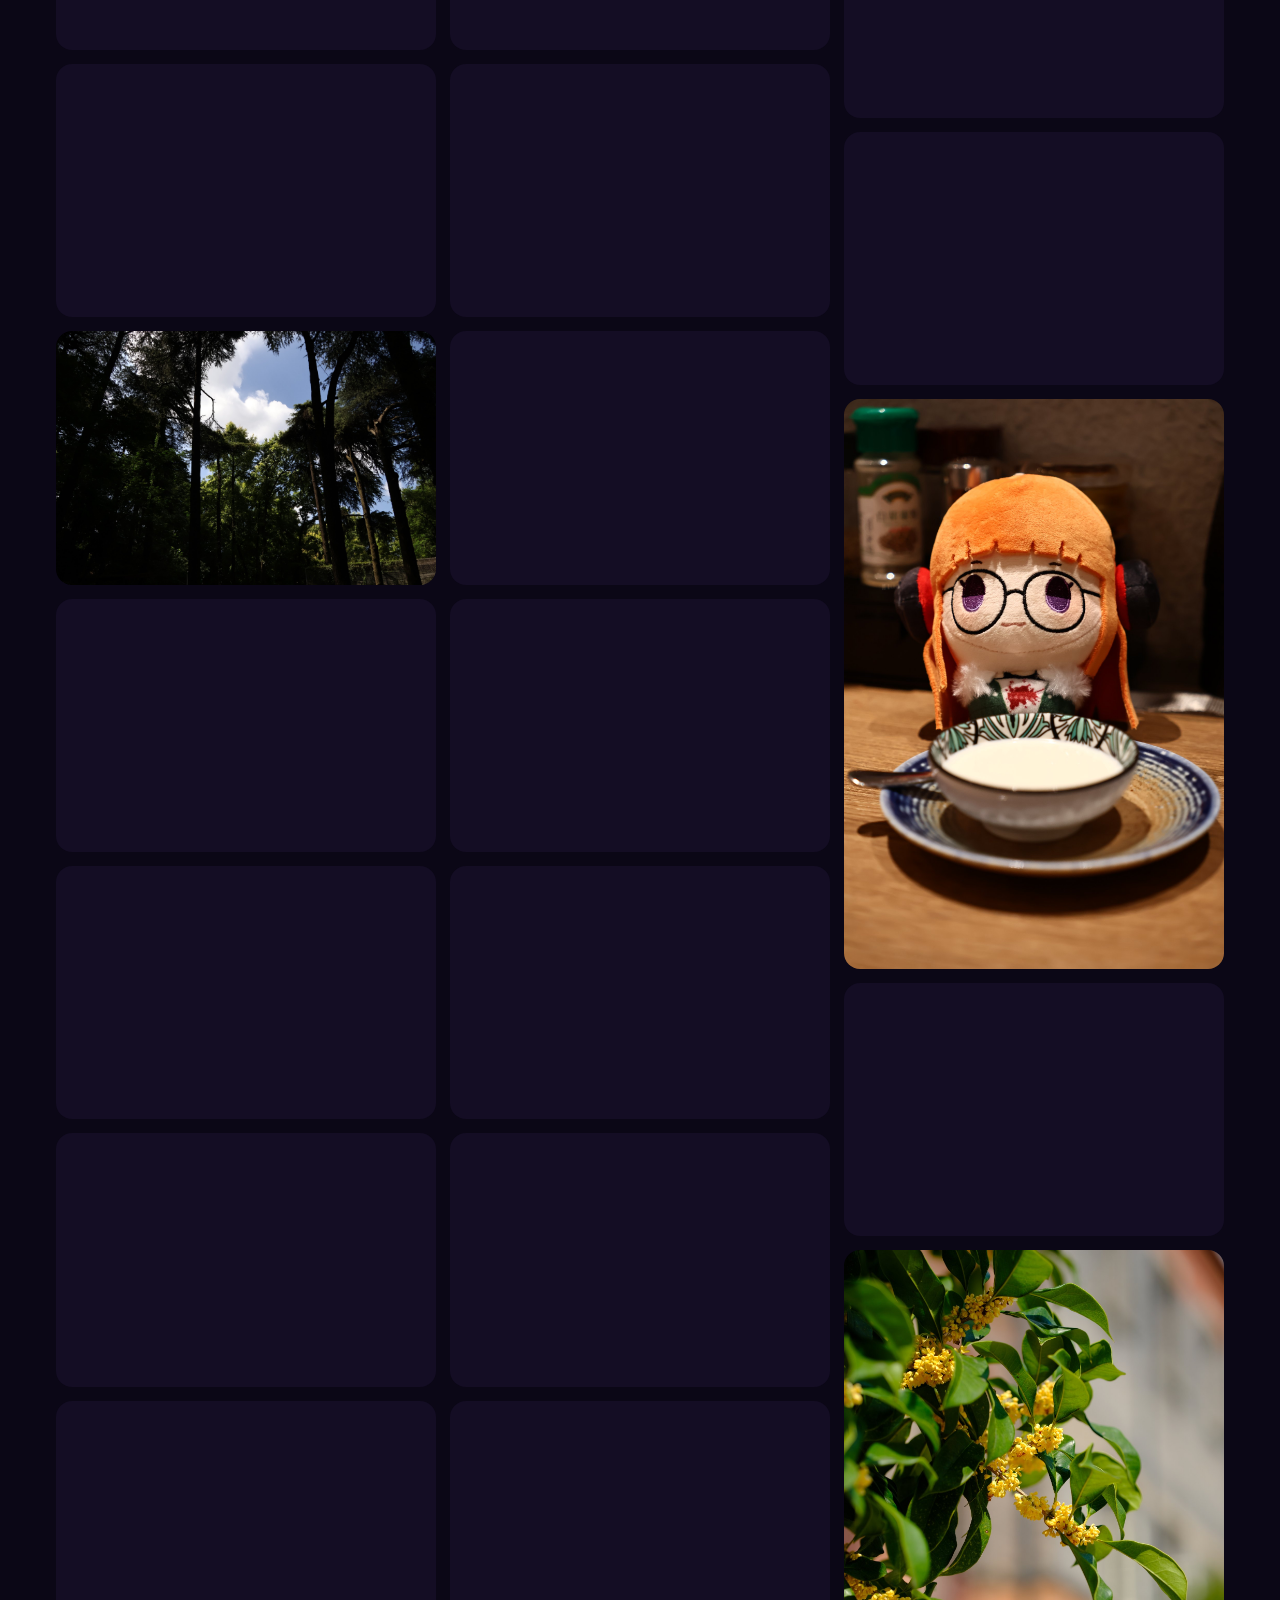
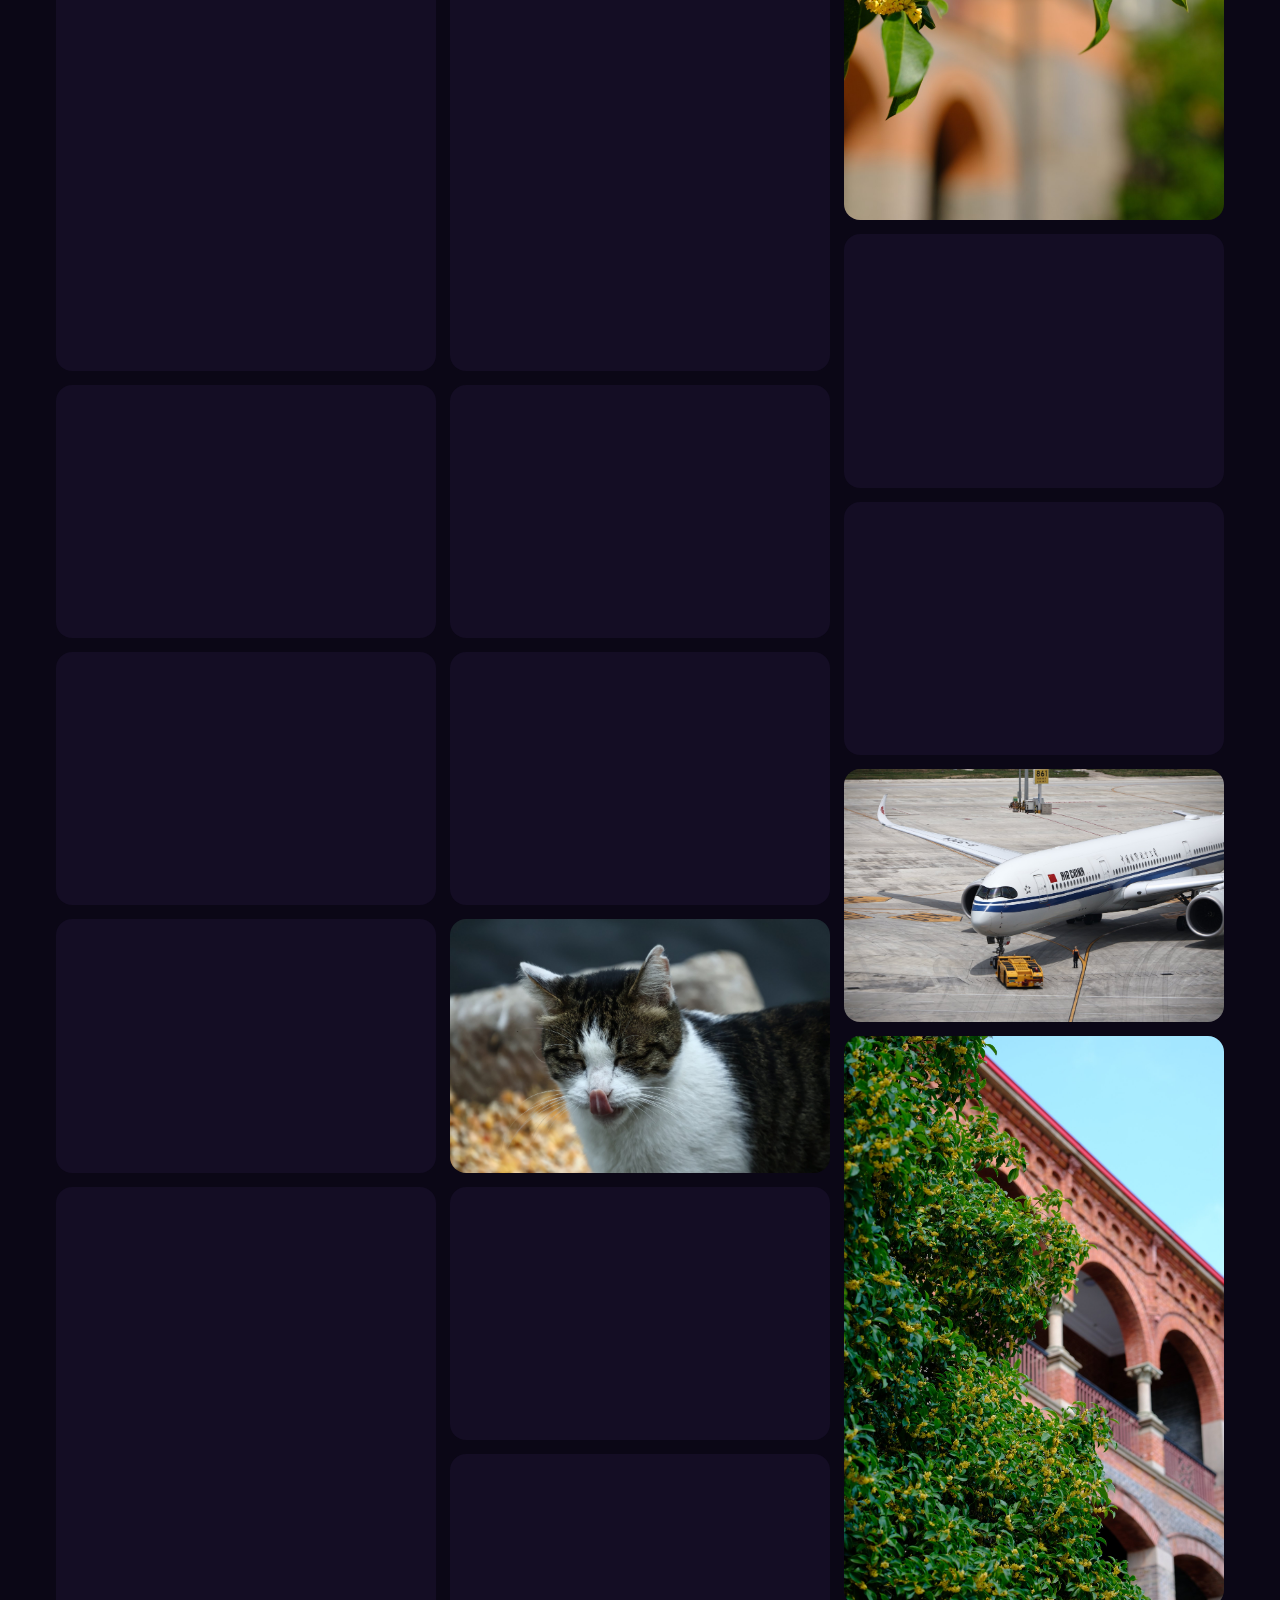
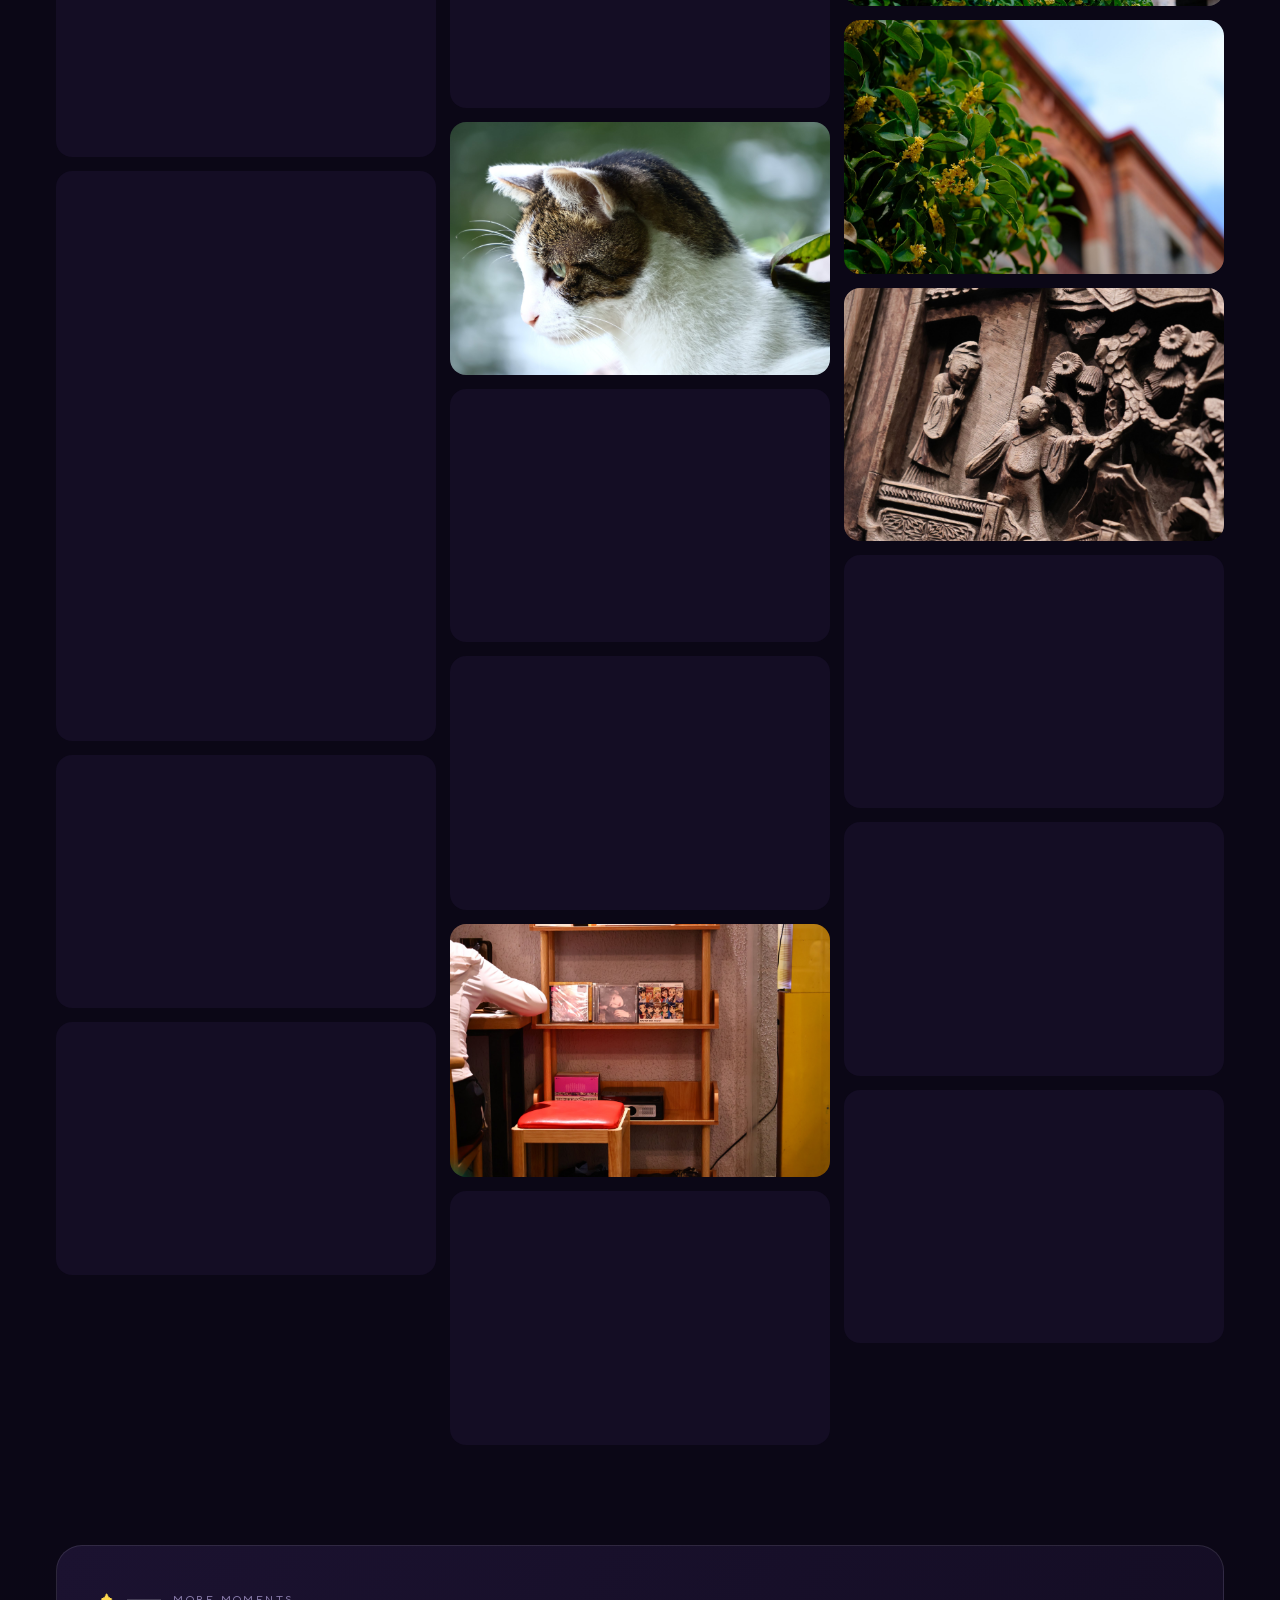
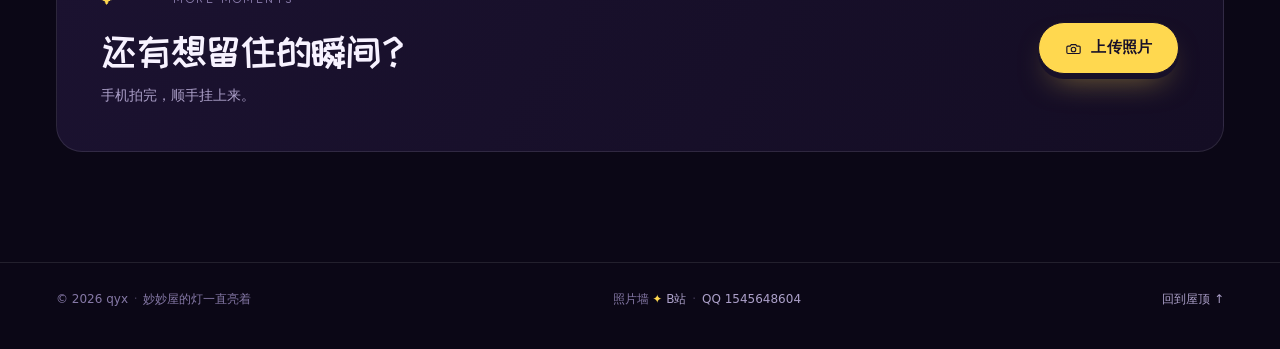
<file: gallery.html>
<!doctype html>
<html lang="zh-CN" class="no-js" data-theme="night">
<head>
<meta charset="utf-8" />
<meta name="viewport" content="width=device-width, initial-scale=1, viewport-fit=cover" />
<meta name="theme-color" content="#0b0716" />
<title>照片墙 · qyx的妙妙屋</title>
<meta name="description" content="qyx的照片墙：一些随手拍的照片，和想记住的瞬间。手机、电脑都可以上传，传完自动出现在墙上。" />
<meta name="author" content="qyx" />
<meta property="og:type" content="website" />
<meta property="og:url" content="https://qyx2007fk.github.io/gallery.html" />
<meta property="og:site_name" content="qyx的妙妙屋" />
<meta property="og:locale" content="zh_CN" />
<meta property="og:title" content="照片墙 · qyx的妙妙屋" />
<meta property="og:description" content="一些随手拍的照片，和想记住的瞬间。" />
<meta property="og:image" content="https://qyx2007fk.github.io/assets/og-cover.png" />
<meta name="twitter:card" content="summary_large_image" />
<meta name="twitter:title" content="照片墙 · qyx的妙妙屋" />
<meta name="twitter:description" content="一些随手拍的照片，和想记住的瞬间。" />
<meta name="twitter:image" content="https://qyx2007fk.github.io/assets/og-cover.png" />
<link rel="icon" href="favicon.svg" type="image/svg+xml" />
<link rel="manifest" href="site.webmanifest" />
<link rel="canonical" href="https://qyx2007fk.github.io/gallery.html" />
<link rel="apple-touch-icon" href="assets/apple-touch-icon.png" />
<link rel="preload" href="assets/zcool-subset.woff2" as="font" type="font/woff2" crossorigin />
<link rel="preload" href="assets/fredoka-latin.woff2" as="font" type="font/woff2" crossorigin />
<link rel="stylesheet" href="styles.css" />
<link rel="stylesheet" href="gallery.css" />
<script>
  document.documentElement.classList.replace('no-js', 'js');
  try {
    if (localStorage.getItem('qyx-theme') === 'day') {
      document.documentElement.dataset.theme = 'day';
    }
  } catch (e) {}
</script>
</head>
<body class="gallery-page">

<a class="skip-link" href="#main">跳到主要内容</a>
<div class="progress" id="progress" aria-hidden="true"></div>
<canvas class="sky" id="sky" aria-hidden="true"></canvas>
<div class="grain" aria-hidden="true"></div>

<svg class="sprite" aria-hidden="true" focusable="false" width="0" height="0">
  <symbol id="i-star" viewBox="0 0 24 24">
    <path d="M12 1.6c.72 5.62 3.94 8.84 9.56 9.56-5.62.72-8.84 3.94-9.56 9.56-.72-5.62-3.94-8.84-9.56-9.56C8.06 10.44 11.28 7.22 12 1.6Z" fill="currentColor"/>
  </symbol>
  <symbol id="i-arrow" viewBox="0 0 24 24">
    <path d="M7 17 17 7M8.4 7H17v8.6" fill="none" stroke="currentColor" stroke-width="1.9" stroke-linecap="round" stroke-linejoin="round"/>
  </symbol>
  <symbol id="i-github" viewBox="0 0 24 24">
    <path d="M12 .5C5.73.5.5 5.73.5 12a11.5 11.5 0 0 0 7.86 10.92c.58.1.79-.25.79-.56v-2.2c-3.2.7-3.87-1.37-3.87-1.37-.52-1.33-1.28-1.68-1.28-1.68-1.05-.72.08-.7.08-.7 1.16.08 1.77 1.2 1.77 1.2 1.03 1.76 2.7 1.25 3.36.96.1-.75.4-1.25.73-1.54-2.55-.29-5.24-1.28-5.24-5.7 0-1.26.45-2.29 1.19-3.1-.12-.29-.52-1.46.11-3.05 0 0 .97-.31 3.18 1.18a11 11 0 0 1 5.8 0c2.2-1.49 3.17-1.18 3.17-1.18.63 1.59.23 2.76.12 3.05.74.81 1.18 1.84 1.18 3.1 0 4.43-2.7 5.4-5.26 5.69.41.35.78 1.05.78 2.12v3.14c0 .31.2.67.8.56A11.5 11.5 0 0 0 23.5 12C23.5 5.73 18.27.5 12 .5Z" fill="currentColor"/>
  </symbol>
  <symbol id="i-sun" viewBox="0 0 24 24">
    <circle cx="12" cy="12" r="4.2" fill="none" stroke="currentColor" stroke-width="1.7"/>
    <path d="M12 2.4v2.2M12 19.4v2.2M2.4 12h2.2M19.4 12h2.2M5.2 5.2l1.6 1.6M17.2 17.2l1.6 1.6M18.8 5.2l-1.6 1.6M6.8 17.2l-1.6 1.6" fill="none" stroke="currentColor" stroke-width="1.7" stroke-linecap="round"/>
  </symbol>
  <symbol id="i-moon" viewBox="0 0 24 24">
    <path d="M20.6 14.3A8.8 8.8 0 0 1 9.7 3.4a8.8 8.8 0 1 0 10.9 10.9Z" fill="none" stroke="currentColor" stroke-width="1.7" stroke-linejoin="round"/>
  </symbol>
  <symbol id="i-camera" viewBox="0 0 24 24">
    <path d="M4.2 8.6h3.1l1.5-2.1h6.4l1.5 2.1h3.1a1.6 1.6 0 0 1 1.6 1.6v7.2a1.6 1.6 0 0 1-1.6 1.6H4.2a1.6 1.6 0 0 1-1.6-1.6v-7.2a1.6 1.6 0 0 1 1.6-1.6Z" fill="none" stroke="currentColor" stroke-width="1.6" stroke-linejoin="round"/>
    <circle cx="12" cy="13.4" r="3.2" fill="none" stroke="currentColor" stroke-width="1.6"/>
  </symbol>
  <symbol id="i-close" viewBox="0 0 24 24">
    <path d="M6 6l12 12M18 6 6 18" fill="none" stroke="currentColor" stroke-width="1.9" stroke-linecap="round"/>
  </symbol>
</svg>

<header class="site-head" id="top">
  <div class="wrap head-inner">
    <a class="brand" href="index.html" aria-label="qyx的妙妙屋，回到首页">
      <span class="brand-mark" aria-hidden="true">
        <svg viewBox="0 0 64 64">
          <rect width="64" height="64" rx="17" fill="#ffd84f"/>
          <path d="M32 11.5 52 29.2v22.3a3.4 3.4 0 0 1-3.4 3.4H15.4A3.4 3.4 0 0 1 12 51.5V29.2Z" fill="#140d26"/>
          <path d="M32 25.8c.6 4.5 3.2 7.1 7.7 7.7-4.5.6-7.1 3.2-7.7 7.7-.6-4.5-3.2-7.1-7.7-7.7 4.5-.6 7.1-3.2 7.7-7.7Z" fill="#ffd84f"/>
        </svg>
      </span>
      <span class="brand-text">qyx <i>的</i><b>妙妙屋</b></span>
    </a>

    <nav class="nav" aria-label="主导航">
      <a href="index.html#rooms">房间</a>
      <a href="index.html#games">小游戏</a>
      <a href="gallery.html" aria-current="page">画廊</a>
      <a href="index.html#about">关于</a>
      <a href="index.html#door">敲门</a>
    </nav>

    <div class="head-actions">
      <button class="icon-btn theme-toggle" id="themeToggle" type="button" aria-label="切换到日间模式" title="开灯 / 关灯">
        <svg class="icon icon-sun"><use href="#i-sun"/></svg>
        <svg class="icon icon-moon"><use href="#i-moon"/></svg>
      </button>
      <a class="gh-link" href="https://github.com/qyx2007fk" target="_blank" rel="noopener noreferrer">
        <svg class="icon"><use href="#i-github"/></svg>
        <span>GitHub</span>
      </a>
    </div>
  </div>
</header>

<main id="main">

  <section class="gallery-hero wrap" aria-labelledby="gallery-title">
    <div class="gallery-hero-copy">
      <p class="sec-kicker"><span>ROOM 02</span><i></i>GALLERY / 照片墙</p>
      <h1 class="gallery-title" id="gallery-title">把喜欢的瞬间，<br /><em>挂在这里。</em></h1>
      <p class="gallery-sub">一些随手拍的照片，和想记住的瞬间。手机、电脑都可以上传，传完就会出现在墙上。</p>
    </div>
    <div class="gallery-hero-side">
      <a class="btn btn-primary gallery-upload-btn" href="upload.html">
        <svg class="icon"><use href="#i-camera"/></svg> 上传照片
      </a>
      <p class="gallery-side-note">屋主入口 · 上传后自动上墙</p>
      <a class="gallery-manage-link" href="upload.html#manage">管理照片 / 删除</a>
    </div>
  </section>

  <section class="gallery-body wrap" aria-label="照片墙">
    <div class="gallery-toolbar">
      <p class="gallery-count" id="galleryCount" aria-live="polite">正在数照片…</p>
      <div class="gallery-sort" id="gallerySort" role="group" aria-label="按照片文件时间排序" hidden>
        <span class="sort-label">排序</span>
        <button class="sort-btn is-active" type="button" data-sort="desc" aria-pressed="true">最新在前</button>
        <button class="sort-btn" type="button" data-sort="asc" aria-pressed="false">最早在前</button>
      </div>
    </div>
    <div class="gallery-grid" id="galleryGrid" aria-busy="true"></div>

    <div class="gallery-empty" id="galleryEmpty" hidden>
      <span class="gallery-empty-icon" aria-hidden="true"><svg class="icon"><use href="#i-camera"/></svg></span>
      <h2>照片墙还空着</h2>
      <p>第一张照片，正在路上。</p>
      <div class="gallery-empty-actions">
        <a class="btn btn-primary" href="upload.html">上传第一张照片</a>
        <a class="btn btn-ghost" href="index.html#rooms">回屋里逛逛</a>
      </div>
    </div>

    <div class="gallery-error" id="galleryError" hidden>
      <h2>照片墙暂时没打开</h2>
      <p>可能是网络走神了。刷新一下，或者去 GitHub 看看。</p>
      <div class="gallery-empty-actions">
        <button class="btn btn-primary" id="retryGallery" type="button">再试一次</button>
        <a class="btn btn-ghost" href="https://github.com/qyx2007fk/qyx2007fk.github.io/tree/main/gallery" target="_blank" rel="noopener noreferrer">去 GitHub 看看</a>
      </div>
    </div>

    <noscript><p class="gallery-noscript">照片墙需要 JavaScript 才能显示。你可以直接去 <a href="upload.html">上传照片</a>。</p></noscript>
  </section>

  <section class="gallery-cta wrap">
    <div>
      <p class="sec-kicker"><span>✦</span><i></i>MORE MOMENTS</p>
      <h2>还有想留住的瞬间？</h2>
      <p>手机拍完，顺手挂上来。</p>
    </div>
    <a class="btn btn-primary" href="upload.html"><svg class="icon"><use href="#i-camera"/></svg> 上传照片</a>
  </section>

</main>

<footer class="site-foot">
  <div class="wrap foot-inner">
    <p>© 2026 qyx <span class="dot-sep" aria-hidden="true">·</span> 妙妙屋的灯一直亮着</p>
    <p>照片墙 <span class="foot-star" aria-hidden="true">✦</span> <a href="https://space.bilibili.com/495846524" target="_blank" rel="noopener noreferrer">B站</a> <span class="dot-sep" aria-hidden="true">·</span> <button class="foot-link" type="button" data-copy="1545648604" data-copy-msg="QQ 号已复制：1545648604" title="点击复制 QQ 号" aria-label="复制 QQ 号 1545648604">QQ 1545648604</button></p>
    <a href="index.html">回到屋顶 <span aria-hidden="true">↑</span></a>
  </div>
</footer>

<div class="lightbox" id="lightbox" role="dialog" aria-modal="true" aria-label="照片查看" hidden>
  <button class="lightbox-close" id="lightboxClose" type="button" aria-label="关闭照片查看"><svg class="icon"><use href="#i-close"/></svg></button>
  <button class="lightbox-nav lightbox-prev" id="lightboxPrev" type="button" aria-label="上一张">←</button>
  <figure class="lightbox-figure">
    <img id="lightboxImg" alt="" />
    <figcaption>
      <span class="lightbox-caption" id="lightboxCaption"></span>
      <span class="lightbox-meta" id="lightboxMeta"></span>
    </figcaption>
  </figure>
  <button class="lightbox-nav lightbox-next" id="lightboxNext" type="button" aria-label="下一张">→</button>
</div>

<div class="toast" id="toast" role="status" aria-live="polite"></div>

<script src="app.js" defer></script>
<script src="gallery.js" defer></script>
</body>
</html>
</file>
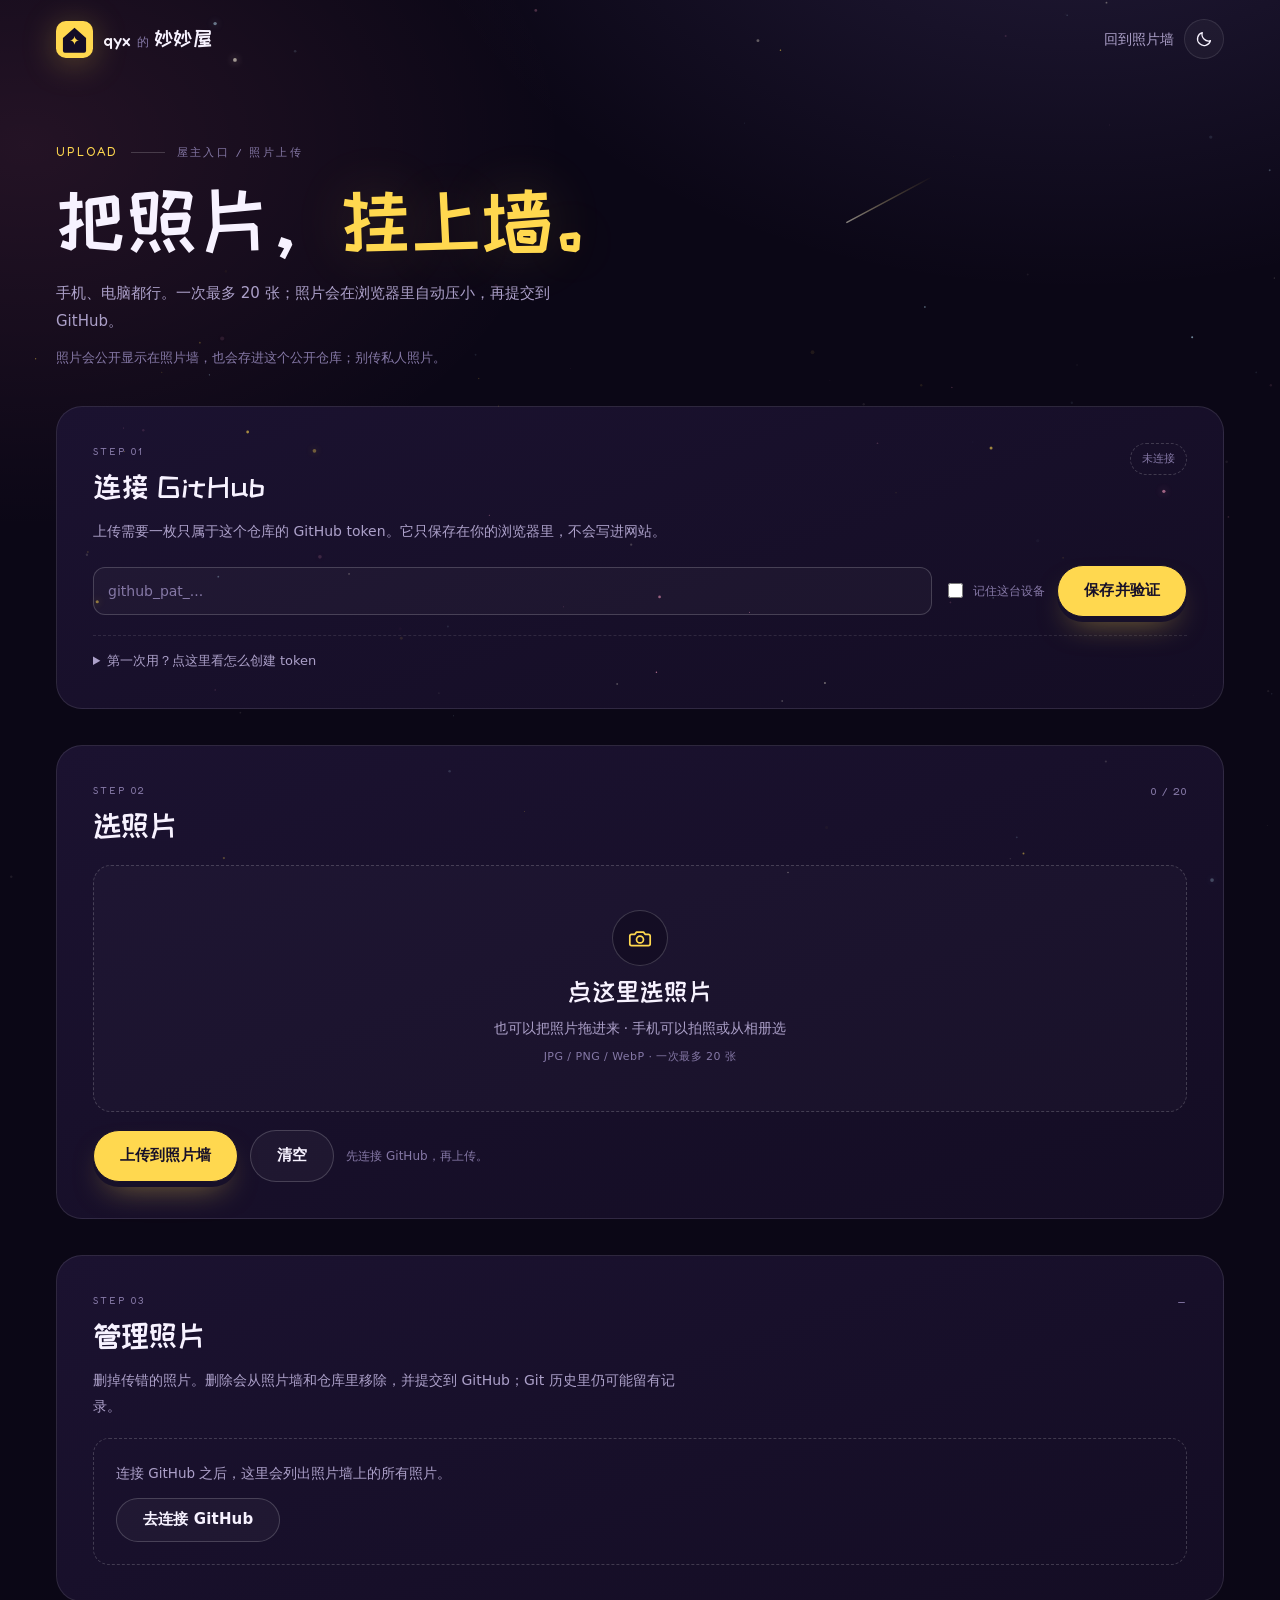
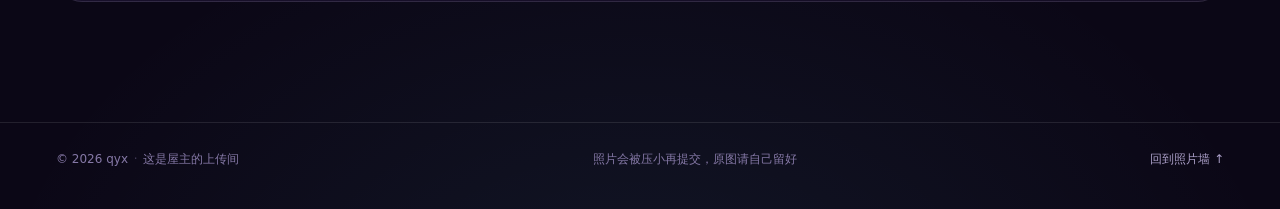
<file: upload.html>
<!doctype html>
<html lang="zh-CN" class="no-js" data-theme="night">
<head>
<meta charset="utf-8" />
<meta name="viewport" content="width=device-width, initial-scale=1, viewport-fit=cover" />
<meta name="theme-color" content="#0b0716" />
<meta name="robots" content="noindex" />
<title>上传照片 · qyx的妙妙屋</title>
<meta name="description" content="qyx的照片墙上墙处：在手机或电脑上选照片，压缩后提交到 GitHub。" />
<link rel="icon" href="favicon.svg" type="image/svg+xml" />
<link rel="preload" href="assets/zcool-subset.woff2" as="font" type="font/woff2" crossorigin />
<link rel="preload" href="assets/fredoka-latin.woff2" as="font" type="font/woff2" crossorigin />
<link rel="stylesheet" href="styles.css" />
<link rel="stylesheet" href="gallery.css" />
<script>
  document.documentElement.classList.replace('no-js', 'js');
  try {
    if (localStorage.getItem('qyx-theme') === 'day') {
      document.documentElement.dataset.theme = 'day';
    }
  } catch (e) {}
</script>
</head>
<body class="upload-page">

<a class="skip-link" href="#main">跳到主要内容</a>
<canvas class="sky" id="sky" aria-hidden="true"></canvas>
<div class="grain" aria-hidden="true"></div>

<svg class="sprite" aria-hidden="true" focusable="false" width="0" height="0">
  <symbol id="i-star" viewBox="0 0 24 24">
    <path d="M12 1.6c.72 5.62 3.94 8.84 9.56 9.56-5.62.72-8.84 3.94-9.56 9.56-.72-5.62-3.94-8.84-9.56-9.56C8.06 10.44 11.28 7.22 12 1.6Z" fill="currentColor"/>
  </symbol>
  <symbol id="i-arrow" viewBox="0 0 24 24">
    <path d="M7 17 17 7M8.4 7H17v8.6" fill="none" stroke="currentColor" stroke-width="1.9" stroke-linecap="round" stroke-linejoin="round"/>
  </symbol>
  <symbol id="i-sun" viewBox="0 0 24 24">
    <circle cx="12" cy="12" r="4.2" fill="none" stroke="currentColor" stroke-width="1.7"/>
    <path d="M12 2.4v2.2M12 19.4v2.2M2.4 12h2.2M19.4 12h2.2M5.2 5.2l1.6 1.6M17.2 17.2l1.6 1.6M18.8 5.2l-1.6 1.6M6.8 17.2l-1.6 1.6" fill="none" stroke="currentColor" stroke-width="1.7" stroke-linecap="round"/>
  </symbol>
  <symbol id="i-moon" viewBox="0 0 24 24">
    <path d="M20.6 14.3A8.8 8.8 0 0 1 9.7 3.4a8.8 8.8 0 1 0 10.9 10.9Z" fill="none" stroke="currentColor" stroke-width="1.7" stroke-linejoin="round"/>
  </symbol>
  <symbol id="i-camera" viewBox="0 0 24 24">
    <path d="M4.2 8.6h3.1l1.5-2.1h6.4l1.5 2.1h3.1a1.6 1.6 0 0 1 1.6 1.6v7.2a1.6 1.6 0 0 1-1.6 1.6H4.2a1.6 1.6 0 0 1-1.6-1.6v-7.2a1.6 1.6 0 0 1 1.6-1.6Z" fill="none" stroke="currentColor" stroke-width="1.6" stroke-linejoin="round"/>
    <circle cx="12" cy="13.4" r="3.2" fill="none" stroke="currentColor" stroke-width="1.6"/>
  </symbol>
</svg>

<header class="site-head">
  <div class="wrap head-inner">
    <a class="brand" href="index.html" aria-label="qyx的妙妙屋，回到首页">
      <span class="brand-mark" aria-hidden="true">
        <svg viewBox="0 0 64 64">
          <rect width="64" height="64" rx="17" fill="#ffd84f"/>
          <path d="M32 11.5 52 29.2v22.3a3.4 3.4 0 0 1-3.4 3.4H15.4A3.4 3.4 0 0 1 12 51.5V29.2Z" fill="#140d26"/>
          <path d="M32 25.8c.6 4.5 3.2 7.1 7.7 7.7-4.5.6-7.1 3.2-7.7 7.7-.6-4.5-3.2-7.1-7.7-7.7 4.5-.6 7.1-3.2 7.7-7.7Z" fill="#ffd84f"/>
        </svg>
      </span>
      <span class="brand-text">qyx <i>的</i><b>妙妙屋</b></span>
    </a>

    <div class="head-actions head-end">
      <a class="back-link" href="gallery.html">回到照片墙</a>
      <button class="icon-btn theme-toggle" id="themeToggle" type="button" aria-label="切换到日间模式" title="开灯 / 关灯">
        <svg class="icon icon-sun"><use href="#i-sun"/></svg>
        <svg class="icon icon-moon"><use href="#i-moon"/></svg>
      </button>
    </div>
  </div>
</header>

<main id="main" class="upload-main wrap">

  <noscript><p class="gallery-noscript">上传页需要 JavaScript 才能压缩和提交照片。</p></noscript>

  <header class="upload-hero">
    <p class="sec-kicker"><span>UPLOAD</span><i></i>屋主入口 / 照片上传</p>
    <h1>把照片，<br class="br-mobile" /><em>挂上墙。</em></h1>
    <p>手机、电脑都行。一次最多 20 张；照片会在浏览器里自动压小，再提交到 GitHub。</p>
    <p class="upload-privacy">照片会公开显示在照片墙，也会存进这个公开仓库；别传私人照片。</p>
  </header>

  <section class="upload-panel" aria-labelledby="tokenTitle">
    <div class="panel-head">
      <div>
        <p class="panel-kicker">STEP 01</p>
        <h2 id="tokenTitle">连接 GitHub</h2>
      </div>
      <span class="token-state" id="tokenState">未连接</span>
    </div>
    <p class="panel-desc">上传需要一枚只属于这个仓库的 GitHub token。它只保存在你的浏览器里，不会写进网站。</p>

    <div class="token-row">
      <input class="field" type="password" id="tokenInput" placeholder="github_pat_..." autocomplete="off" spellcheck="false" aria-label="GitHub token" />
      <label class="remember"><input type="checkbox" id="rememberToken" /> 记住这台设备</label>
      <button class="btn btn-primary" id="saveToken" type="button">保存并验证</button>
    </div>

    <div class="token-connected" id="tokenConnected" hidden>
      <span><i aria-hidden="true"></i>已连接 <b id="tokenRepo">qyx2007fk.github.io</b></span>
      <button class="text-btn" id="clearToken" type="button">清除 token</button>
    </div>

    <p class="token-error" id="tokenError" role="alert" hidden></p>

    <details class="token-help">
      <summary>第一次用？点这里看怎么创建 token</summary>
      <ol>
        <li>打开 <a href="https://github.com/settings/personal-access-tokens/new" target="_blank" rel="noopener noreferrer">GitHub 新建 Fine-grained token</a>。</li>
        <li>Token name 随便写，Expiration 选 7 天或 30 天。</li>
        <li>Repository access 选 <b>Only select repositories</b>，只勾 <code>qyx2007fk.github.io</code>。</li>
        <li>Repository permissions → <b>Contents</b> 选 <b>Read and write</b>；Metadata 会自动是 Read。</li>
        <li>Generate token，复制 <code>github_pat_...</code> 回来粘贴。</li>
      </ol>
      <p>这个 token 只能改这个仓库的内容。不要把 token 发到任何聊天窗口；如果泄露，立刻去 GitHub 删除。</p>
    </details>
  </section>

  <section class="upload-panel" aria-labelledby="pickTitle">
    <div class="panel-head">
      <div>
        <p class="panel-kicker">STEP 02</p>
        <h2 id="pickTitle">选照片</h2>
      </div>
      <span class="file-count" id="fileCount">0 / 20</span>
    </div>

    <button class="dropzone" id="dropzone" type="button">
      <span class="dz-icon" aria-hidden="true"><svg class="icon"><use href="#i-camera"/></svg></span>
      <strong>点这里选照片</strong>
      <span class="dz-sub">也可以把照片拖进来 · 手机可以拍照或从相册选</span>
      <span class="dz-formats">JPG / PNG / WebP · 一次最多 20 张</span>
    </button>
    <input type="file" id="fileInput" accept="image/*" multiple hidden />

    <div class="preview-grid" id="previewGrid" hidden></div>

    <div class="upload-actions">
      <button class="btn btn-primary" id="uploadBtn" type="button" disabled>上传到照片墙</button>
      <button class="btn btn-ghost" id="clearBtn" type="button" disabled>清空</button>
      <span class="upload-hint" id="uploadHint">先选照片，再点上传。</span>
    </div>

    <div class="upload-progress" id="progressWrap" hidden>
      <div class="bar" id="progressTrack" role="progressbar" aria-label="上传进度" aria-valuemin="0" aria-valuemax="100" aria-valuenow="0"><i id="progressBar"></i></div>
      <p id="progressText">准备中…</p>
    </div>

    <p class="upload-error" id="uploadError" role="alert" hidden></p>
  </section>

  <section class="upload-success" id="successPanel" role="status" aria-live="polite" hidden>
    <p class="panel-kicker">DONE</p>
    <h2>照片已经出发了 <span aria-hidden="true">✦</span></h2>
    <p id="successText">已经提交到 GitHub。GitHub Pages 大概需要 1 分钟构建，稍等一下照片墙就会更新。</p>
    <div class="upload-actions">
      <a class="btn btn-primary" id="successLink" href="gallery.html">打开照片墙</a>
      <button class="btn btn-ghost" id="againBtn" type="button">再传一组</button>
    </div>
  </section>

  <section class="upload-panel manage-panel" id="manage" aria-labelledby="manageTitle">
    <div class="panel-head">
      <div>
        <p class="panel-kicker">STEP 03</p>
        <h2 id="manageTitle">管理照片</h2>
      </div>
      <span class="file-count" id="manageCount">—</span>
    </div>
    <p class="panel-desc">删掉传错的照片。删除会从照片墙和仓库里移除，并提交到 GitHub；Git 历史里仍可能留有记录。</p>

    <div class="manage-locked" id="manageLocked">
      <p>连接 GitHub 之后，这里会列出照片墙上的所有照片。</p>
      <button class="btn btn-ghost" id="manageConnect" type="button">去连接 GitHub</button>
    </div>

    <div class="manage-body" id="manageBody" hidden>
      <div class="manage-toolbar">
        <div class="manage-toolbar-left">
          <button class="text-btn" id="manageSelectAll" type="button">全选</button>
          <button class="text-btn" id="manageClear" type="button">清空选择</button>
          <button class="text-btn" id="manageRefresh" type="button">刷新列表</button>
        </div>
        <span class="manage-selected" id="manageSelected">已选 0 张</span>
      </div>
      <div class="manage-grid" id="manageGrid"></div>
      <p class="manage-empty" id="manageEmpty" hidden>照片墙还没有照片。</p>
      <p class="manage-error" id="manageError" role="alert" hidden></p>
      <div class="upload-actions manage-actions">
        <button class="btn btn-danger" id="manageDelete" type="button" disabled>删除所选</button>
        <span class="upload-hint" id="manageHint">选中照片后点删除。</span>
      </div>
      <p class="manage-status" id="manageStatus" role="status"></p>
    </div>
  </section>

</main>

<footer class="site-foot">
  <div class="wrap foot-inner">
    <p>© 2026 qyx <span class="dot-sep" aria-hidden="true">·</span> 这是屋主的上传间</p>
    <p>照片会被压小再提交，原图请自己留好</p>
    <a href="gallery.html">回到照片墙 <span aria-hidden="true">↑</span></a>
  </div>
</footer>

<script src="app.js" defer></script>
<script src="upload.js" defer></script>
</body>
</html>
</file>
<file: styles.css>
/* ============================================================
   qyx的妙妙屋 — styles
   没有框架，只有手写 CSS 和一点好奇心。
   ============================================================ */

@font-face {
  font-family: "Miao Display";
  src: url("assets/zcool-subset.woff2") format("woff2");
  font-weight: 400;
  font-style: normal;
  font-display: swap;
}
@font-face {
  font-family: "Fredoka";
  src: url("assets/fredoka-latin.woff2") format("woff2");
  font-weight: 300 700;
  font-style: normal;
  font-display: swap;
}

/* ---------- tokens ---------- */
:root {
  --bg: #0b0716;
  --bg-deep: #070410;
  --panel: #140d24;
  --panel-2: #1b1230;
  --text: #f7f2ff;
  --muted: #aca0c9;
  --muted-2: #8578a6;
  --line: rgba(255, 255, 255, 0.1);
  --line-strong: rgba(255, 255, 255, 0.18);
  --yellow: #ffd84f;
  --yellow-deep: #f2b705;
  --highlight: #ffd84f;
  --highlight-soft: rgba(255, 216, 79, 0.16);
  --highlight-line: rgba(255, 216, 79, 0.42);
  --pink: #ff7aa8;
  --cyan: #6fe7ff;
  --violet: #a78bfa;
  --green: #7cf29a;
  --ink: #171029;
  --title-grad: linear-gradient(102deg, #fff9e6 2%, #ffd84f 38%, #ff8fb4 72%, #bda8ff 100%);
  --card-shadow: 0 28px 70px -30px rgba(0, 0, 0, 0.65);
  --ease: cubic-bezier(0.22, 0.7, 0.24, 1);
  --gutter: clamp(22px, 5vw, 56px);
  --font-body: "PingFang SC", "Hiragino Sans GB", "Microsoft YaHei", "Noto Sans SC", system-ui, -apple-system, "Segoe UI", sans-serif;
  --font-ui: "Fredoka", "PingFang SC", "Hiragino Sans GB", "Microsoft YaHei", sans-serif;
  --font-display: "Miao Display", "Yuanti SC", "YouYuan", "Hiragino Sans GB", "PingFang SC", sans-serif;
}

[data-theme="day"] {
  --bg: #fbf2e2;
  --bg-deep: #f6e8d2;
  --panel: #fffaf0;
  --panel-2: #fff3dd;
  --text: #261a36;
  --muted: #6f5f82;
  --muted-2: #726384;
  --line: rgba(38, 26, 54, 0.12);
  --line-strong: rgba(38, 26, 54, 0.22);
  --yellow: #ffc233;
  --yellow-deep: #d99a00;
  --highlight: #a76000;
  --highlight-soft: rgba(167, 96, 0, 0.12);
  --highlight-line: rgba(167, 96, 0, 0.36);
  --pink: #e64d81;
  --cyan: #0e8ea6;
  --violet: #7c4dd6;
  --green: #23a45b;
  --ink: #261a36;
  --title-grad: linear-gradient(102deg, #2a1740 0%, #63389c 46%, #d43f75 100%);
  --card-shadow: 0 24px 55px -30px rgba(90, 60, 30, 0.28);
}

/* ---------- base ---------- */
*,
*::before,
*::after { box-sizing: border-box; }

html {
  overflow-x: clip;
  scroll-behavior: smooth;
  scroll-padding-top: 96px;
  -webkit-text-size-adjust: 100%;
}

body {
  margin: 0;
  min-height: 100vh;
  font-family: var(--font-body);
  font-size: 16px;
  line-height: 1.7;
  color: var(--text);
  background:
    radial-gradient(1100px 760px at 84% -10%, rgba(167, 139, 250, 0.16), transparent 62%),
    radial-gradient(900px 640px at 2% 8%, rgba(255, 122, 168, 0.1), transparent 60%),
    radial-gradient(1000px 720px at 50% 108%, rgba(111, 231, 255, 0.07), transparent 66%),
    var(--bg);
  overflow-x: clip;
  -webkit-font-smoothing: antialiased;
  text-rendering: optimizeLegibility;
}

[data-theme="day"] body {
  background:
    radial-gradient(1100px 760px at 84% -10%, rgba(255, 194, 51, 0.22), transparent 62%),
    radial-gradient(900px 640px at 2% 8%, rgba(255, 122, 168, 0.14), transparent 60%),
    radial-gradient(1000px 720px at 50% 108%, rgba(111, 231, 255, 0.16), transparent 66%),
    var(--bg);
}

img { display: block; max-width: 100%; }
a { color: inherit; }
button { font: inherit; color: inherit; }
h1, h2, h3, p { margin: 0; }
::selection { background: var(--yellow); color: #171029; }

:focus-visible {
  outline: 2px dashed var(--yellow);
  outline-offset: 3px;
  border-radius: 4px;
}

.wrap {
  width: min(1240px, calc(100% - var(--gutter) * 2));
  margin-inline: auto;
}

.icon {
  width: 18px;
  height: 18px;
  flex: 0 0 auto;
  display: block;
}

.dot-sep { opacity: 0.45; padding: 0 2px; }

.sprite { position: absolute; width: 0; height: 0; overflow: hidden; }

.skip-link {
  position: fixed;
  top: 14px;
  left: 14px;
  z-index: 300;
  padding: 10px 18px;
  border-radius: 999px;
  background: var(--yellow);
  color: #171029;
  font-size: 14px;
  text-decoration: none;
  transform: translateY(-180%);
  transition: transform 0.25s var(--ease);
}
.skip-link:focus { transform: translateY(0); }

/* ---------- 背景 ---------- */
.sky {
  position: fixed;
  inset: 0;
  width: 100%;
  height: 100%;
  z-index: 0;
  pointer-events: none;
  opacity: 0.9;
}

.grain {
  position: fixed;
  inset: 0;
  z-index: 4;
  pointer-events: none;
  opacity: 0.032;
  mix-blend-mode: soft-light;
  background-image: url("data:image/svg+xml,%3Csvg xmlns='http://www.w3.org/2000/svg' width='180' height='180'%3E%3Cfilter id='n'%3E%3CfeTurbulence type='fractalNoise' baseFrequency='.8' numOctaves='3' stitchTiles='stitch'/%3E%3C/filter%3E%3Crect width='100%25' height='100%25' filter='url(%23n)' opacity='.55'/%3E%3C/svg%3E");
  background-size: 180px 180px;
}
[data-theme="day"] .grain { mix-blend-mode: multiply; opacity: 0.02; }

.progress {
  position: fixed;
  inset: 0 0 auto;
  height: 2px;
  z-index: 120;
  transform: scaleX(0);
  transform-origin: left center;
  background: linear-gradient(90deg, var(--yellow), var(--pink) 55%, var(--cyan));
  pointer-events: none;
}

/* 内容浮在星空之上 */
.site-head,
.hero,
.ticker,
.arcade,
.about,
.door-cta,
.site-foot { position: relative; z-index: 2; }

/* ---------- header ---------- */
.site-head {
  position: sticky;
  top: 0;
  z-index: 50;
  border-bottom: 1px solid transparent;
  transition: background 0.35s var(--ease), border-color 0.35s, backdrop-filter 0.35s;
}
.site-head.is-scrolled {
  background: rgba(11, 7, 22, 0.74);
  -webkit-backdrop-filter: blur(16px) saturate(1.2);
  backdrop-filter: blur(16px) saturate(1.2);
  border-bottom-color: var(--line);
}
[data-theme="day"] .site-head.is-scrolled {
  background: rgba(251, 242, 226, 0.82);
}

.head-inner {
  height: 78px;
  display: flex;
  align-items: center;
  gap: 26px;
}

.brand {
  display: inline-flex;
  align-items: center;
  gap: 10px;
  text-decoration: none;
  color: var(--text);
  flex: 0 0 auto;
}
.brand-mark {
  width: 37px;
  height: 37px;
  display: block;
  filter: drop-shadow(0 5px 16px rgba(255, 216, 79, 0.28));
  transition: transform 0.6s var(--ease);
}
.brand-mark svg { width: 100%; height: 100%; display: block; }
.brand:hover .brand-mark { transform: rotate(-9deg) scale(1.06); }
.brand-text {
  font-family: var(--font-ui);
  font-size: 17px;
  font-weight: 500;
  letter-spacing: 0.01em;
  display: inline-flex;
  align-items: baseline;
  gap: 5px;
  white-space: nowrap;
}
.brand-text i {
  font-style: normal;
  font-family: var(--font-body);
  font-size: 12px;
  color: var(--muted-2);
}
.brand-text b {
  font-family: var(--font-display);
  font-weight: 400;
  font-size: 21px;
  letter-spacing: 0.02em;
}

.nav {
  margin-left: auto;
  display: flex;
  align-items: center;
  gap: 26px;
}
.nav a {
  position: relative;
  padding: 6px 0;
  font-size: 14px;
  color: var(--muted);
  text-decoration: none;
  transition: color 0.25s;
}
.nav a::after {
  content: "";
  position: absolute;
  left: 0;
  bottom: 0;
  width: 100%;
  height: 1.5px;
  background: var(--highlight);
  transform: scaleX(0);
  transform-origin: left center;
  transition: transform 0.3s var(--ease);
}
.nav a:hover { color: var(--text); }
.nav a:hover::after { transform: scaleX(1); }

.head-actions { display: flex; align-items: center; gap: 10px; }

.icon-btn {
  position: relative;
  width: 40px;
  height: 40px;
  display: grid;
  place-items: center;
  border-radius: 50%;
  border: 1px solid var(--line);
  background: rgba(255, 255, 255, 0.035);
  color: var(--text);
  cursor: pointer;
  transition: border-color 0.3s, color 0.3s, transform 0.4s var(--ease), background 0.3s;
}
.icon-btn:hover {
  border-color: var(--highlight);
  color: var(--highlight);
  transform: rotate(-12deg);
}
[data-theme="day"] .icon-btn { background: rgba(255, 255, 255, 0.55); }

.theme-toggle .icon {
  position: absolute;
  transition: opacity 0.35s, transform 0.5s var(--ease);
}
.theme-toggle .icon-sun { opacity: 0; transform: rotate(-70deg) scale(0.5); }
.theme-toggle .icon-moon { opacity: 1; transform: none; }
[data-theme="day"] .theme-toggle .icon-sun { opacity: 1; transform: none; }
[data-theme="day"] .theme-toggle .icon-moon { opacity: 0; transform: rotate(70deg) scale(0.5); }

.gh-link {
  display: inline-flex;
  align-items: center;
  gap: 8px;
  height: 40px;
  padding: 0 16px;
  border-radius: 999px;
  border: 1px solid var(--line);
  color: var(--text);
  font-size: 13.5px;
  text-decoration: none;
  transition: background 0.3s, color 0.3s, border-color 0.3s, transform 0.3s var(--ease);
}
.gh-link .icon { width: 16px; height: 16px; }
.gh-link:hover {
  background: var(--yellow);
  border-color: var(--yellow);
  color: #171029;
  transform: translateY(-2px);
}

/* ---------- hero ---------- */
.hero {
  display: grid;
  grid-template-columns: minmax(0, 1.04fr) minmax(0, 0.96fr);
  gap: clamp(24px, 4vw, 58px);
  align-items: center;
  padding-top: clamp(46px, 7vh, 88px);
  padding-bottom: clamp(40px, 7vh, 88px);
  min-height: calc(100vh - 78px);
}
@supports (height: 100svh) {
  .hero { min-height: calc(100svh - 78px); }
}

.hero-copy { max-width: 630px; }

.eyebrow {
  display: flex;
  align-items: center;
  flex-wrap: wrap;
  gap: 10px;
  font-family: var(--font-ui);
  font-size: 11.5px;
  letter-spacing: 0.2em;
  color: var(--muted);
  margin-bottom: 26px;
}
.eyebrow-dot {
  width: 6px;
  height: 6px;
  border-radius: 50%;
  background: var(--yellow);
  box-shadow: 0 0 0 4px rgba(255, 216, 79, 0.12);
}
.eyebrow-sep { color: var(--highlight); font-size: 12px; }

.hero-title {
  position: relative;
  width: fit-content;
  margin: 0;
}
.hero-owner {
  display: flex;
  align-items: baseline;
  gap: 10px;
  margin: 0 0 0.15em 0.4em;
  font-family: var(--font-ui);
  font-size: clamp(1rem, 1.7vw, 1.3rem);
  font-weight: 500;
  letter-spacing: 0.18em;
  color: var(--muted);
  text-transform: lowercase;
}
.hero-owner em {
  font-style: normal;
  font-family: var(--font-body);
  font-size: 0.82em;
  letter-spacing: 0.04em;
  color: var(--highlight);
  opacity: 0.9;
}

.hero-main {
  display: block;
  font-family: var(--font-display);
  font-weight: 400;
  font-size: clamp(5.2rem, 11.2vw, 10.4rem);
  line-height: 1.02;
  letter-spacing: 0.025em;
  padding-right: 0.06em;
  background: var(--title-grad);
  -webkit-background-clip: text;
  background-clip: text;
  color: transparent;
  filter: drop-shadow(0 18px 46px rgba(255, 216, 79, 0.16));
}

.title-stroke {
  position: absolute;
  left: 2%;
  bottom: -13px;
  width: 84%;
  height: 20px;
  overflow: visible;
  opacity: 0.92;
}
.title-stroke path {
  stroke-dasharray: 560;
  stroke-dashoffset: 560;
  animation: draw 1.5s 0.55s var(--ease) forwards;
}

.hero-en {
  margin: 24px 0 0 0.42em;
  font-family: var(--font-ui);
  font-size: 11px;
  letter-spacing: 0.42em;
  color: var(--muted-2);
}

.hero-lede {
  max-width: 600px;
  margin-top: 22px;
  font-size: clamp(0.95rem, 1.15vw, 1.04rem);
  line-height: 1.95;
  color: var(--muted);
}

.hero-cta {
  display: flex;
  flex-wrap: wrap;
  align-items: center;
  gap: 14px;
  margin-top: 34px;
}

.btn {
  display: inline-flex;
  align-items: center;
  justify-content: center;
  gap: 9px;
  height: 52px;
  padding: 0 26px;
  border-radius: 999px;
  border: 1.5px solid transparent;
  font-size: 15px;
  font-weight: 600;
  letter-spacing: 0.01em;
  text-decoration: none;
  white-space: nowrap;
  cursor: pointer;
  transition: transform 0.28s var(--ease), background 0.3s, color 0.3s, border-color 0.3s, box-shadow 0.3s;
}
.btn .icon { width: 17px; height: 17px; }

.btn-primary {
  background: var(--yellow);
  color: #171029;
  border-color: #171029;
  box-shadow: 0 5px 0 #171029, 0 16px 32px -14px rgba(255, 216, 79, 0.55);
}
.btn-primary:hover {
  transform: translateY(-3px);
  box-shadow: 0 8px 0 #171029, 0 22px 38px -16px rgba(255, 216, 79, 0.65);
}
.btn-primary:active {
  transform: translateY(3px);
  box-shadow: 0 2px 0 #171029;
}

.btn-ghost {
  background: rgba(255, 255, 255, 0.035);
  border-color: var(--line-strong);
  color: var(--text);
}
.btn-ghost:hover {
  border-color: var(--highlight);
  color: var(--highlight);
  transform: translateY(-2px);
}
[data-theme="day"] .btn-ghost { background: rgba(255, 255, 255, 0.6); }
[data-theme="day"] .shot {
  box-shadow:
    0 30px 64px -20px rgba(90, 60, 30, 0.32),
    0 0 0 1px rgba(38, 26, 54, 0.08),
    inset 0 1px 0 #fff;
}

.status {
  display: flex;
  align-items: center;
  gap: 8px;
  margin-top: 26px;
  font-size: 12.5px;
  color: var(--muted-2);
  letter-spacing: 0.02em;
}
.status-dot {
  width: 7px;
  height: 7px;
  border-radius: 50%;
  background: var(--green);
  box-shadow: 0 0 0 0 rgba(124, 242, 154, 0.5);
  animation: pulse 2.4s ease-out infinite;
}

/* --- hero photos --- */
.hero-art {
  position: relative;
  min-height: clamp(420px, 46vw, 560px);
}
.hero-halo {
  position: absolute;
  inset: 4% -8% 0;
  background: radial-gradient(circle at 52% 46%, rgba(255, 216, 79, 0.2), rgba(255, 122, 168, 0.1) 42%, transparent 68%);
  filter: blur(18px);
  pointer-events: none;
}
.hero-ring {
  position: absolute;
  left: 6%;
  top: 1%;
  width: 88%;
  aspect-ratio: 1;
  border: 1px dashed var(--line-strong);
  border-radius: 50%;
  animation: spin 64s linear infinite;
  pointer-events: none;
}
.hero-ring::before {
  content: "";
  position: absolute;
  top: 6.5%;
  right: 16%;
  width: 8px;
  height: 8px;
  border-radius: 50%;
  background: var(--yellow);
  box-shadow: 0 0 18px var(--yellow);
}
.hero-ring::after {
  content: "";
  position: absolute;
  bottom: 17%;
  left: 4%;
  width: 5px;
  height: 5px;
  border-radius: 50%;
  background: var(--pink);
  box-shadow: 0 0 14px var(--pink);
}

.shot {
  position: absolute;
  margin: 0;
  padding: 10px 10px 0;
  background: linear-gradient(180deg, #fdf8ee, #f7eedd);
  border-radius: 8px;
  box-shadow:
    0 34px 80px -18px rgba(0, 0, 0, 0.72),
    0 0 0 1px rgba(255, 255, 255, 0.36),
    inset 0 1px 0 #fff;
  transition: transform 0.65s var(--ease), box-shadow 0.65s var(--ease);
  will-change: transform;
}
.shot img {
  width: 100%;
  height: auto;
  aspect-ratio: 16 / 10;
  object-fit: cover;
  border-radius: 3px;
  background: #1a1230;
}
.shot figcaption {
  display: flex;
  align-items: baseline;
  gap: 8px;
  padding: 10px 4px 12px;
  color: #2a1b3d;
}
.shot-no {
  font-family: var(--font-ui);
  font-size: 9.5px;
  letter-spacing: 0.16em;
  color: #8a7a6a;
}
.shot figcaption b {
  font-family: var(--font-display);
  font-weight: 400;
  font-size: 17px;
  letter-spacing: 0.01em;
}

.shot-a {
  width: 66%;
  top: 4%;
  left: 0;
  transform: rotate(-7deg);
  z-index: 2;
}
.shot-b {
  width: 64%;
  right: 0;
  top: 39%;
  transform: rotate(5.5deg);
  z-index: 3;
}
.shot-a:hover { transform: rotate(-1.5deg) translateY(-10px) scale(1.015); z-index: 5; }
.shot-b:hover { transform: rotate(1deg) translateY(-10px) scale(1.015); z-index: 5; }

.tape {
  position: absolute;
  top: -13px;
  left: 50%;
  width: 96px;
  height: 28px;
  transform: translateX(-50%) rotate(-3deg);
  background: rgba(255, 216, 79, 0.82);
  box-shadow: 0 2px 7px rgba(0, 0, 0, 0.2);
  clip-path: polygon(3% 0, 97% 0, 100% 18%, 97% 38%, 100% 58%, 98% 80%, 100% 100%, 2% 100%, 0 78%, 3% 56%, 0 36%, 3% 16%);
  opacity: 0.92;
}
.shot-b .tape { transform: translateX(-50%) rotate(2deg); background: rgba(255, 143, 180, 0.72); }

.sticker {
  position: absolute;
  left: 3%;
  bottom: 8%;
  z-index: 5;
  width: 106px;
  height: 106px;
  border-radius: 50%;
  display: flex;
  flex-direction: column;
  align-items: center;
  justify-content: center;
  background: var(--yellow);
  color: #171029;
  border: 2px solid #171029;
  box-shadow: 0 12px 28px -8px rgba(0, 0, 0, 0.55);
  transform: rotate(-12deg);
  font-family: var(--font-display);
  font-size: 16px;
  line-height: 1.18;
  letter-spacing: 0.02em;
}
.sticker::before {
  content: "";
  position: absolute;
  inset: 6px;
  border: 1.5px dashed rgba(23, 16, 41, 0.45);
  border-radius: 50%;
}
.sticker b { font-weight: 400; }

.spark {
  position: absolute;
  width: 24px;
  height: 24px;
  color: var(--yellow);
  filter: drop-shadow(0 0 10px rgba(255, 216, 79, 0.55));
  animation: twinkle 3.6s ease-in-out infinite;
  z-index: 4;
}
.spark-1 { top: 1%; right: 6%; width: 27px; height: 27px; }
.spark-2 { bottom: 30%; left: -3%; width: 16px; height: 16px; animation-delay: 1.1s; color: var(--pink); }
.spark-3 { top: 39%; right: -2%; width: 14px; height: 14px; animation-delay: 2s; color: var(--cyan); }

/* ---------- ticker ---------- */
.ticker {
  width: 100%;
  margin: clamp(4px, 2vw, 22px) 0 clamp(58px, 8vw, 92px);
  background: var(--yellow);
  color: #151022;
  border-top: 2px solid #151022;
  border-bottom: 2px solid #151022;
  transform: rotate(-1.15deg);
  box-shadow: 0 20px 44px -24px rgba(255, 216, 79, 0.6);
  overflow: hidden;
}
.ticker-track {
  display: flex;
  width: max-content;
  animation: ticker 34s linear infinite;
}
.ticker:hover .ticker-track { animation-play-state: paused; }
.ticker-group {
  display: flex;
  align-items: center;
  gap: 26px;
  padding: 13px 26px 14px 0;
  font-family: var(--font-display);
  font-size: clamp(15px, 1.55vw, 19px);
  letter-spacing: 0.05em;
  white-space: nowrap;
}
.ticker-group i {
  font-style: normal;
  font-size: 13px;
  opacity: 0.4;
}

/* ---------- section head ---------- */
.sec-head { max-width: 840px; }
.sec-kicker {
  display: flex;
  align-items: center;
  gap: 12px;
  font-family: var(--font-ui);
  font-size: 11px;
  letter-spacing: 0.22em;
  text-transform: uppercase;
  color: var(--muted-2);
  margin-bottom: 16px;
}
.sec-kicker span { color: var(--highlight); font-size: 12px; }
.sec-kicker i {
  display: block;
  width: 34px;
  height: 1px;
  background: var(--line-strong);
}
.sec-title {
  font-family: var(--font-display);
  font-weight: 400;
  font-size: clamp(2.25rem, 4.5vw, 3.8rem);
  line-height: 1.2;
  letter-spacing: 0.01em;
}
.sec-title em {
  position: relative;
  font-style: normal;
  color: var(--highlight);
  background: linear-gradient(transparent 74%, var(--highlight-soft) 0);
  padding: 0 0.04em;
}
.sec-sub {
  max-width: 760px;
  margin-top: 16px;
  color: var(--muted);
  font-size: 15px;
  line-height: 1.85;
}

/* ---------- 房间目录 ---------- */
.rooms { padding-bottom: clamp(40px, 6vw, 78px); }

.room-grid {
  display: grid;
  grid-template-columns: repeat(4, minmax(0, 1fr));
  gap: 20px;
  margin-top: 44px;
}

.room-card {
  --room: var(--cyan);
  --room-soft: rgba(111, 231, 255, 0.12);
  --room-line: rgba(111, 231, 255, 0.4);
  --room-glow: rgba(111, 231, 255, 0.28);
  position: relative;
  display: flex;
  flex-direction: column;
  min-height: 286px;
  padding: 26px;
  border: 1px solid var(--line);
  border-radius: 24px;
  background: linear-gradient(168deg, var(--panel-2), var(--panel));
  color: var(--text);
  text-decoration: none;
  overflow: hidden;
  isolation: isolate;
  transition: transform 0.45s var(--ease), border-color 0.4s, box-shadow 0.45s;
}
.room-card[data-room="games"] {
  --room: var(--cyan);
  --room-soft: rgba(111, 231, 255, 0.12);
  --room-line: rgba(111, 231, 255, 0.4);
  --room-glow: rgba(111, 231, 255, 0.28);
}
.room-card[data-room="tools"] {
  --room: var(--yellow);
  --room-soft: rgba(255, 216, 79, 0.11);
  --room-line: rgba(255, 216, 79, 0.38);
  --room-glow: rgba(255, 216, 79, 0.26);
}
.room-card[data-room="shelf"] {
  --room: var(--pink);
  --room-soft: rgba(255, 122, 168, 0.11);
  --room-line: rgba(255, 122, 168, 0.4);
  --room-glow: rgba(255, 122, 168, 0.26);
}
.room-card[data-room="gallery"] {
  --room: var(--violet);
  --room-soft: rgba(167, 139, 250, 0.12);
  --room-line: rgba(167, 139, 250, 0.42);
  --room-glow: rgba(167, 139, 250, 0.3);
}
.room-card::before {
  content: "";
  position: absolute;
  inset: 0;
  background: radial-gradient(340px circle at 84% 0%, var(--room-soft), transparent 68%);
  pointer-events: none;
}
.room-card:hover {
  transform: translateY(-6px);
  border-color: var(--room-line);
  box-shadow: 0 30px 64px -36px var(--room-glow);
}

.room-index {
  position: absolute;
  top: 24px;
  right: 24px;
  z-index: 2;
  font-family: var(--font-ui);
  font-size: 9.5px;
  letter-spacing: 0.16em;
  color: var(--muted-2);
}

.room-icon {
  position: relative;
  z-index: 1;
  width: 52px;
  height: 52px;
  margin-bottom: 20px;
  display: grid;
  place-items: center;
  border-radius: 15px;
  border: 1px solid var(--room-line);
  background: var(--room-soft);
  color: var(--room);
  transition: background 0.4s, transform 0.5s var(--ease);
}
.room-icon svg { width: 26px; height: 26px; display: block; }
.room-card:hover .room-icon { transform: rotate(-6deg) scale(1.04); }

.room-body {
  position: relative;
  z-index: 1;
  display: flex;
  flex-direction: column;
  flex: 1;
}
.room-body h3 {
  display: flex;
  align-items: baseline;
  flex-wrap: wrap;
  gap: 8px;
  font-family: var(--font-display);
  font-weight: 400;
  font-size: 27px;
  line-height: 1.25;
}
.room-body h3 small {
  font-family: var(--font-ui);
  font-size: 9px;
  font-weight: 500;
  letter-spacing: 0.19em;
  color: var(--muted-2);
}
.room-body p {
  margin-top: 8px;
  color: var(--muted);
  font-size: 13.5px;
  line-height: 1.75;
}
.room-meta {
  display: flex;
  align-items: center;
  justify-content: space-between;
  gap: 10px;
  margin-top: auto;
  padding-top: 24px;
  font-size: 11.5px;
}
.room-status {
  display: inline-flex;
  align-items: center;
  gap: 6px;
  padding: 5px 10px;
  border-radius: 999px;
  border: 1px solid var(--line);
  color: var(--muted-2);
  white-space: nowrap;
}
.room-status i {
  width: 6px;
  height: 6px;
  border-radius: 50%;
  background: currentColor;
  box-shadow: 0 0 8px currentColor;
}
.room-status.is-live {
  color: var(--green);
  border-color: rgba(124, 242, 154, 0.28);
  background: rgba(124, 242, 154, 0.06);
}
.room-status.is-soon { border-style: dashed; }
.room-go {
  display: inline-flex;
  align-items: center;
  gap: 4px;
  color: var(--room);
  white-space: nowrap;
}
.room-go .icon { width: 13px; height: 13px; transition: transform 0.3s var(--ease); }
.room-card:hover .room-go .icon { transform: translate(3px, -3px); }
.rooms-note {
  display: flex;
  align-items: flex-start;
  gap: 8px;
  margin-top: 24px;
  color: var(--muted-2);
  font-size: 12.5px;
  line-height: 1.7;
}
.rooms-note span { color: var(--highlight); }

.arcade { padding: 0 0 clamp(70px, 9vw, 110px); }

.br-mobile { display: none; }

/* ---------- game cards ---------- */
.games {
  display: grid;
  grid-template-columns: repeat(2, minmax(0, 1fr));
  gap: 28px;
  margin-top: 48px;
}

.game-card {
  position: relative;
  border-radius: 28px;
  border: 1px solid var(--line);
  background: linear-gradient(180deg, var(--panel-2), var(--panel));
  box-shadow: var(--card-shadow), inset 0 1px 0 rgba(255, 255, 255, 0.05);
  transform: perspective(1200px) rotateX(var(--rx, 0deg)) rotateY(var(--ry, 0deg)) translateY(var(--lift, 0px));
  transition: transform 0.45s var(--ease), border-color 0.4s, box-shadow 0.5s;
  overflow: hidden;
  isolation: isolate;
}
.game-card::before {
  content: "";
  position: absolute;
  inset: 0;
  z-index: 1;
  border-radius: inherit;
  background: radial-gradient(460px circle at var(--mx, 50%) var(--my, 0%), var(--accent-soft), transparent 66%);
  opacity: 0;
  transition: opacity 0.45s;
  pointer-events: none;
}
.game-card:hover::before { opacity: 1; }
.game-card:hover {
  --lift: -6px;
  border-color: var(--accent-line);
  box-shadow: 0 34px 76px -34px var(--accent-glow), var(--card-shadow);
}

.game-card[data-accent="cyan"] {
  --accent: #6fe7ff;
  --accent-soft: rgba(111, 231, 255, 0.1);
  --accent-line: rgba(111, 231, 255, 0.42);
  --accent-glow: rgba(111, 231, 255, 0.4);
}
.game-card[data-accent="pink"] {
  --accent: #ff8fb4;
  --accent-soft: rgba(255, 143, 180, 0.11);
  --accent-line: rgba(255, 143, 180, 0.42);
  --accent-glow: rgba(255, 143, 180, 0.4);
}
[data-theme="day"] .game-card[data-accent="cyan"] {
  --accent: #067c93;
  --accent-soft: rgba(6, 124, 147, 0.07);
  --accent-line: rgba(6, 124, 147, 0.35);
  --accent-glow: rgba(6, 124, 147, 0.18);
}
[data-theme="day"] .game-card[data-accent="pink"] {
  --accent: #cf3570;
  --accent-soft: rgba(207, 53, 112, 0.07);
  --accent-line: rgba(207, 53, 112, 0.35);
  --accent-glow: rgba(207, 53, 112, 0.18);
}
[data-theme="day"] .game-card {
  background: linear-gradient(180deg, #fffdf8, #fff7e9);
  box-shadow: var(--card-shadow), inset 0 1px 0 #fff;
}

.game-link {
  position: relative;
  z-index: 2;
  display: flex;
  flex-direction: column;
  height: 100%;
  color: inherit;
  text-decoration: none;
}

.game-cover {
  position: relative;
  aspect-ratio: 16 / 10;
  overflow: hidden;
  border-radius: 27px 27px 0 0;
  isolation: isolate;
}
.game-cover img {
  width: 100%;
  height: 100%;
  object-fit: cover;
  transition: transform 1s var(--ease), filter 0.6s;
}
.game-card:hover .game-cover img { transform: scale(1.045); }
.game-cover::after {
  content: "";
  position: absolute;
  inset: 0;
  background: linear-gradient(180deg, rgba(7, 4, 14, 0.42), transparent 30%, transparent 62%, rgba(7, 4, 14, 0.52));
  pointer-events: none;
}
[data-theme="day"] .game-cover::after {
  background: linear-gradient(180deg, rgba(7, 4, 14, 0.3), transparent 30%, transparent 64%, rgba(7, 4, 14, 0.45));
}

.room-no,
.live-badge {
  position: absolute;
  top: 16px;
  z-index: 3;
  font-family: var(--font-ui);
  font-size: 10px;
  letter-spacing: 0.16em;
  color: #fff;
  border-radius: 999px;
  padding: 7px 11px;
  border: 1px solid rgba(255, 255, 255, 0.22);
  background: rgba(8, 5, 16, 0.55);
  -webkit-backdrop-filter: blur(8px);
  backdrop-filter: blur(8px);
}
.room-no { left: 16px; }
.live-badge {
  right: 16px;
  display: inline-flex;
  align-items: center;
  gap: 7px;
  letter-spacing: 0.05em;
}
.live-badge i {
  width: 6px;
  height: 6px;
  border-radius: 50%;
  background: #7cf29a;
  box-shadow: 0 0 10px rgba(124, 242, 154, 0.9);
}

.cover-arrow {
  position: absolute;
  right: 16px;
  bottom: 16px;
  z-index: 3;
  width: 46px;
  height: 46px;
  border-radius: 50%;
  display: grid;
  place-items: center;
  color: #fff;
  border: 1px solid rgba(255, 255, 255, 0.25);
  background: rgba(8, 5, 16, 0.5);
  -webkit-backdrop-filter: blur(8px);
  backdrop-filter: blur(8px);
  transition: background 0.35s, color 0.35s, transform 0.45s var(--ease), border-color 0.35s;
}
.cover-arrow .icon { width: 19px; height: 19px; }
.game-card:hover .cover-arrow {
  background: var(--accent);
  border-color: var(--accent);
  color: #0b0716;
  transform: rotate(45deg);
}

.game-body {
  display: flex;
  flex-direction: column;
  flex: 1;
  padding: 24px clamp(20px, 2.4vw, 28px) 22px;
}

.game-tags {
  display: flex;
  flex-wrap: wrap;
  gap: 7px;
  margin-bottom: 16px;
}
.game-tags span {
  font-size: 11px;
  letter-spacing: 0.02em;
  padding: 5px 10px;
  border-radius: 999px;
  border: 1px solid var(--line);
  color: var(--muted);
  background: rgba(255, 255, 255, 0.025);
  white-space: nowrap;
}
.game-tags span:first-child {
  color: var(--accent);
  border-color: var(--accent-line);
  background: var(--accent-soft);
}

.game-body h3 {
  display: flex;
  align-items: baseline;
  flex-wrap: wrap;
  gap: 10px;
  font-family: var(--font-display);
  font-weight: 400;
  font-size: clamp(27px, 2.4vw, 32px);
  line-height: 1.25;
  letter-spacing: 0.01em;
}
.game-body h3 small {
  font-family: var(--font-ui);
  font-size: 9.5px;
  font-weight: 500;
  letter-spacing: 0.18em;
  color: var(--muted-2);
  text-transform: uppercase;
}

.game-desc {
  margin: 10px 0 20px;
  color: var(--muted);
  font-size: 14.5px;
  line-height: 1.85;
}

.game-meta {
  display: flex;
  flex-wrap: wrap;
  align-items: center;
  gap: 0;
  margin-top: auto;
  padding-bottom: 18px;
  font-size: 11.5px;
  letter-spacing: 0.04em;
  color: var(--muted-2);
}
.game-meta span + span {
  padding-left: 15px;
  margin-left: 15px;
  border-left: 1px solid var(--line);
}

.game-cta {
  display: flex;
  align-items: center;
  justify-content: space-between;
  gap: 14px;
  padding-top: 16px;
  border-top: 1px solid var(--line);
  font-family: var(--font-display);
  font-size: 18px;
  color: var(--text);
  transition: color 0.3s;
}
.cta-arrow {
  width: 38px;
  height: 38px;
  border-radius: 50%;
  border: 1px solid var(--line-strong);
  display: grid;
  place-items: center;
  transition: background 0.35s, color 0.35s, border-color 0.35s, transform 0.4s var(--ease);
}
.cta-arrow .icon { width: 17px; height: 17px; }
.game-card:hover .game-cta { color: var(--accent); }
.game-card:hover .cta-arrow {
  background: var(--accent);
  border-color: var(--accent);
  color: #0b0716;
  transform: rotate(45deg);
}

/* ---------- soon card ---------- */
.soon-card {
  grid-column: 1 / -1;
  display: flex;
  align-items: center;
  gap: 24px;
  padding: 26px 30px;
  border: 1.5px dashed var(--line-strong);
  border-radius: 26px;
  background: repeating-linear-gradient(135deg, rgba(255, 255, 255, 0.018) 0 12px, transparent 12px 24px);
  transition: border-color 0.4s, background 0.4s;
}
.soon-card:hover { border-color: var(--highlight); }
[data-theme="day"] .soon-card {
  background: repeating-linear-gradient(135deg, rgba(38, 26, 54, 0.02) 0 12px, transparent 12px 24px);
}
.soon-icon {
  flex: 0 0 auto;
  width: 54px;
  height: 54px;
  border-radius: 50%;
  border: 1.5px dashed var(--line-strong);
  display: grid;
  place-items: center;
  font-family: var(--font-ui);
  font-size: 27px;
  font-weight: 300;
  color: var(--highlight);
  transition: transform 0.6s var(--ease), border-color 0.4s;
}
.soon-card:hover .soon-icon { transform: rotate(90deg); border-color: var(--highlight); }
.soon-copy { flex: 1; min-width: 0; }
.soon-label {
  font-family: var(--font-ui);
  font-size: 10px;
  letter-spacing: 0.2em;
  color: var(--muted-2);
  margin-bottom: 3px;
}
.soon-copy h3 {
  font-family: var(--font-display);
  font-weight: 400;
  font-size: 23px;
  line-height: 1.4;
  margin-bottom: 3px;
}
.soon-copy p:last-child {
  color: var(--muted);
  font-size: 13.5px;
  line-height: 1.7;
}
.soon-link {
  flex: 0 0 auto;
  display: inline-flex;
  align-items: center;
  gap: 7px;
  padding-bottom: 3px;
  border-bottom: 1px solid var(--highlight-line);
  color: var(--highlight);
  font-size: 13.5px;
  text-decoration: none;
  transition: border-color 0.3s, opacity 0.3s;
}
.soon-link .icon { width: 15px; height: 15px; transition: transform 0.35s var(--ease); }
.soon-link:hover .icon { transform: translate(3px, -3px); }

/* ---------- about ---------- */
.about { padding: 0 0 clamp(80px, 10vw, 120px); }

.about-grid {
  display: grid;
  grid-template-columns: 0.84fr 1.16fr;
  gap: clamp(38px, 6vw, 82px);
  align-items: center;
  margin-top: clamp(40px, 5vw, 58px);
}

.doorplate {
  position: relative;
  width: min(100%, 372px);
  aspect-ratio: 4 / 5;
  margin-inline: auto;
  padding: 34px;
  display: flex;
  flex-direction: column;
  align-items: center;
  justify-content: center;
  text-align: center;
  border-radius: 20px;
  border: 1px solid rgba(255, 216, 79, 0.34);
  background: linear-gradient(155deg, #1d1436, #0d0819 58%, #150e26);
  box-shadow:
    inset 0 0 0 1px rgba(255, 216, 79, 0.1),
    inset 0 0 70px rgba(255, 216, 79, 0.04),
    0 36px 74px -24px rgba(0, 0, 0, 0.6);
  color: #f4edff;
  transform: rotate(-2deg);
  transition: transform 0.7s var(--ease), box-shadow 0.7s;
}
.doorplate::before {
  content: "";
  position: absolute;
  inset: 10px;
  border: 1px solid rgba(255, 216, 79, 0.12);
  border-radius: 13px;
  pointer-events: none;
}
.doorplate:hover {
  transform: rotate(0deg) translateY(-6px);
  box-shadow:
    inset 0 0 0 1px rgba(255, 216, 79, 0.14),
    inset 0 0 70px rgba(255, 216, 79, 0.06),
    0 42px 84px -24px rgba(0, 0, 0, 0.66);
}

.screw {
  position: absolute;
  width: 9px;
  height: 9px;
  border-radius: 50%;
  background: radial-gradient(circle at 35% 30%, #e7e0f2, #7a7091 55%, #2c243c 100%);
  box-shadow: inset 0 -1px 1px rgba(0, 0, 0, 0.6), 0 1px 1px rgba(255, 255, 255, 0.1);
}
.screw::after {
  content: "";
  position: absolute;
  left: 2px;
  right: 2px;
  top: 4px;
  height: 1px;
  background: rgba(20, 12, 32, 0.75);
  transform: rotate(35deg);
}
.screw-tl { top: 15px; left: 15px; }
.screw-tr { top: 15px; right: 15px; }
.screw-bl { bottom: 15px; left: 15px; }
.screw-br { bottom: 15px; right: 15px; }

.dp-no {
  font-family: var(--font-ui);
  font-size: 10px;
  letter-spacing: 0.3em;
  color: rgba(255, 216, 79, 0.62);
  margin-bottom: 16px;
}
.dp-name {
  font-family: var(--font-ui);
  font-size: clamp(58px, 6.2vw, 78px);
  font-weight: 600;
  line-height: 1;
  letter-spacing: 0.02em;
  color: #ffd84f;
  text-shadow: 0 0 44px rgba(255, 216, 79, 0.26);
}
.dp-cn {
  margin-top: 4px;
  font-family: var(--font-display);
  font-size: clamp(28px, 3vw, 36px);
  letter-spacing: 0.04em;
  color: #f4edff;
}
.dp-line {
  width: 46px;
  height: 1px;
  background: rgba(255, 216, 79, 0.38);
  margin: 20px 0;
}
.dp-status {
  display: flex;
  align-items: center;
  justify-content: center;
  gap: 8px;
  font-family: var(--font-ui);
  font-size: 10px;
  letter-spacing: 0.2em;
  color: #b7f7c8;
}
.dp-status i {
  width: 6px;
  height: 6px;
  border-radius: 50%;
  background: #7cf29a;
  box-shadow: 0 0 10px rgba(124, 242, 154, 0.85);
}
.dp-foot {
  position: absolute;
  left: 0;
  right: 0;
  bottom: 24px;
  font-family: var(--font-ui);
  font-size: 8px;
  letter-spacing: 0.2em;
  color: rgba(255, 255, 255, 0.26);
}

.about-copy { max-width: 620px; }
.about-lede {
  font-family: var(--font-display);
  font-size: clamp(1.45rem, 2.3vw, 1.95rem);
  line-height: 1.6;
  letter-spacing: 0.01em;
  color: var(--text);
  margin-bottom: 20px;
}
.about-copy > p:not(.about-lede) {
  color: var(--muted);
  font-size: 15px;
  line-height: 1.95;
  margin-bottom: 14px;
}

.facts {
  margin: 32px 0 0;
  border-top: 1px solid var(--line);
}
.facts > div {
  display: grid;
  grid-template-columns: 118px 1fr;
  gap: 20px;
  align-items: baseline;
  padding: 14px 0;
  border-bottom: 1px dashed var(--line);
}
.facts dt {
  font-size: 12.5px;
  letter-spacing: 0.06em;
  color: var(--muted-2);
}
.facts dd {
  margin: 0;
  font-size: 14.5px;
  color: var(--text);
}
.facts dd a {
  color: var(--highlight);
  text-decoration: none;
  border-bottom: 1px solid var(--highlight-line);
  padding-bottom: 1px;
  display: inline-flex;
  align-items: center;
  gap: 4px;
}
.facts dd a .icon { width: 14px; height: 14px; }
.facts dd a:hover { border-bottom-color: var(--highlight); }
.fact-sep {
  padding: 0 6px;
  color: var(--muted-2);
}
.fact-link {
  padding: 0;
  border: 0;
  border-bottom: 1px dashed var(--highlight-line);
  background: none;
  color: var(--highlight);
  font: inherit;
  cursor: pointer;
}
.fact-link:hover { border-bottom-color: var(--highlight); }

/* ---------- 工具间 / 收藏柜（空状态） ---------- */
.tools,
.collection { padding: 0 0 clamp(70px, 9vw, 110px); }

.empty-room {
  --room: var(--yellow);
  --room-soft: rgba(255, 216, 79, 0.1);
  --room-line: rgba(255, 216, 79, 0.34);
  display: grid;
  grid-template-columns: minmax(0, 0.92fr) minmax(0, 1.08fr);
  gap: clamp(26px, 4vw, 54px);
  align-items: center;
  margin-top: 44px;
  padding: clamp(20px, 3.2vw, 36px);
  border: 1.5px dashed var(--line-strong);
  border-radius: 28px;
  background: repeating-linear-gradient(135deg, rgba(255, 255, 255, 0.014) 0 12px, transparent 12px 24px);
  transition: border-color 0.4s, background 0.4s;
}
.empty-room--tools {
  --room: var(--yellow);
  --room-soft: rgba(255, 216, 79, 0.1);
  --room-line: rgba(255, 216, 79, 0.34);
}
.empty-room--shelf {
  --room: var(--pink);
  --room-soft: rgba(255, 122, 168, 0.1);
  --room-line: rgba(255, 122, 168, 0.34);
}
.empty-room:hover { border-color: var(--room-line); }

.pegboard {
  position: relative;
  aspect-ratio: 4 / 3;
  display: flex;
  flex-direction: column;
  padding: 18px;
  border: 1px solid var(--line);
  border-radius: 20px;
  background-color: var(--panel);
  background-image: radial-gradient(rgba(255, 255, 255, 0.13) 1px, transparent 1.6px);
  background-size: 18px 18px;
  overflow: hidden;
}
.pegboard::after {
  content: "";
  position: absolute;
  right: -60px;
  top: -60px;
  width: 190px;
  height: 190px;
  border-radius: 50%;
  background: radial-gradient(circle, var(--room-soft), transparent 68%);
  pointer-events: none;
}
.peg-label {
  position: relative;
  z-index: 1;
  font-family: var(--font-ui);
  font-size: 8.5px;
  letter-spacing: 0.18em;
  color: var(--muted-2);
}
.peg-row {
  position: relative;
  z-index: 1;
  flex: 1;
  display: grid;
  grid-template-columns: repeat(3, 1fr);
  gap: 12px;
  margin-top: 18px;
}
.peg {
  position: relative;
  display: flex;
  flex-direction: column;
  align-items: center;
  justify-content: center;
  border: 1px dashed var(--line-strong);
  border-radius: 12px;
  background: rgba(8, 5, 16, 0.16);
  transition: border-color 0.4s, background 0.4s;
}
.peg-plus {
  font-family: var(--font-ui);
  font-size: 30px;
  font-weight: 300;
  line-height: 1;
  color: var(--line-strong);
  transition: color 0.4s, transform 0.4s;
}
.peg-no {
  position: absolute;
  right: 9px;
  bottom: 7px;
  font-family: var(--font-ui);
  font-size: 8px;
  letter-spacing: 0.12em;
  color: var(--muted-2);
}
.peg-note {
  position: relative;
  z-index: 1;
  margin-top: 12px;
  font-family: var(--font-ui);
  font-size: 8px;
  letter-spacing: 0.2em;
  text-align: right;
  color: var(--muted-2);
}
.empty-room:hover .peg { border-color: var(--room-line); }
.empty-room:hover .peg-plus { color: var(--room); transform: scale(1.1); }

.cabinet {
  position: relative;
  aspect-ratio: 4 / 3;
  display: flex;
  flex-direction: column;
  justify-content: flex-end;
  padding: 20px;
  border: 1px solid var(--line);
  border-radius: 20px;
  background: linear-gradient(180deg, rgba(255, 122, 168, 0.07), rgba(8, 5, 16, 0.22));
  overflow: hidden;
}
.cabinet::before {
  content: "";
  position: absolute;
  inset: 0;
  background: radial-gradient(60% 55% at 50% 0%, rgba(255, 216, 79, 0.08), transparent 70%);
  pointer-events: none;
}
.cabinet::after {
  content: "";
  position: absolute;
  left: 20px;
  right: 20px;
  bottom: 52px;
  height: 2px;
  background: linear-gradient(90deg, transparent, var(--line-strong), transparent);
}
.cabinet-label {
  position: absolute;
  top: 18px;
  left: 20px;
  z-index: 1;
  font-family: var(--font-ui);
  font-size: 8.5px;
  letter-spacing: 0.18em;
  color: var(--muted-2);
}
.cabinet-slots {
  position: relative;
  z-index: 1;
  display: grid;
  grid-template-columns: repeat(3, 1fr);
  gap: 10px;
  align-items: end;
  margin-bottom: 26px;
}
.cabinet-slots span {
  display: grid;
  place-items: center;
  aspect-ratio: 3 / 4;
  border: 1.5px dashed var(--line-strong);
  border-radius: 8px;
  background: rgba(255, 255, 255, 0.025);
  color: var(--line-strong);
  font-family: var(--font-ui);
  font-size: 22px;
  font-weight: 300;
  transition: border-color 0.4s, color 0.4s, transform 0.4s;
}
.cabinet-note {
  position: absolute;
  right: 20px;
  bottom: 16px;
  z-index: 1;
  font-family: var(--font-ui);
  font-size: 8px;
  letter-spacing: 0.18em;
  color: var(--muted-2);
}
.empty-room:hover .cabinet-slots span { border-color: var(--room-line); color: var(--room); }

.empty-copy { max-width: 540px; }
.empty-label {
  margin-bottom: 12px;
  font-family: var(--font-ui);
  font-size: 10px;
  letter-spacing: 0.2em;
  color: var(--room);
}
.empty-copy h3 {
  font-family: var(--font-display);
  font-weight: 400;
  font-size: clamp(1.6rem, 2.5vw, 2.05rem);
  line-height: 1.4;
  margin-bottom: 12px;
}
.empty-desc {
  max-width: 46ch;
  color: var(--muted);
  font-size: 14.5px;
  line-height: 1.9;
}
.empty-tags {
  display: flex;
  flex-wrap: wrap;
  gap: 8px;
  margin-top: 20px;
}
.empty-tags span {
  padding: 5px 10px;
  border-radius: 999px;
  border: 1px dashed var(--line-strong);
  color: var(--muted-2);
  font-size: 11px;
}
.empty-cta {
  display: flex;
  flex-wrap: wrap;
  align-items: center;
  gap: 6px;
  margin-top: 22px;
  color: var(--muted-2);
  font-size: 13px;
}
.empty-cta a {
  display: inline-flex;
  align-items: center;
  gap: 4px;
  padding-bottom: 2px;
  color: var(--highlight);
  text-decoration: none;
  border-bottom: 1px solid var(--highlight-line);
}
.empty-cta a .icon { width: 14px; height: 14px; }
.empty-cta a:hover { border-bottom-color: var(--highlight); }

/* ---------- 网站简介 ---------- */
.site-intro {
  position: relative;
  margin-top: clamp(36px, 4.5vw, 52px);
  padding: clamp(26px, 4vw, 44px) clamp(24px, 4vw, 50px);
  border: 1px solid var(--line);
  border-radius: 28px;
  background: linear-gradient(120deg, var(--highlight-soft), rgba(255, 122, 168, 0.05) 55%, transparent);
  overflow: hidden;
}
.site-intro::before {
  content: "\201C";
  position: absolute;
  top: -34px;
  left: 18px;
  font-family: var(--font-display);
  font-size: 170px;
  line-height: 1;
  color: var(--highlight-soft);
  pointer-events: none;
}
.site-intro-label {
  position: relative;
  z-index: 1;
  margin-bottom: 16px;
  font-family: var(--font-ui);
  font-size: 10px;
  letter-spacing: 0.22em;
  color: var(--highlight);
}
.site-intro blockquote {
  position: relative;
  z-index: 1;
  max-width: 100%;
  margin: 0;
}
.site-intro blockquote p {
  font-family: var(--font-display);
  font-weight: 400;
  font-size: clamp(1.15rem, 1.9vw, 1.55rem);
  line-height: 1.9;
  color: var(--text);
}
.site-intro blockquote p + p {
  margin-top: 12px;
  color: var(--muted);
  font-size: clamp(1rem, 1.5vw, 1.2rem);
}
.site-intro-sign {
  position: relative;
  z-index: 1;
  margin-top: 18px;
  text-align: right;
  font-family: var(--font-ui);
  font-size: 11.5px;
  letter-spacing: 0.12em;
  color: var(--muted-2);
}

/* ---------- 新组件的日间配色 ---------- */
[data-theme="day"] .room-card[data-room="games"] {
  --room: #067c93;
  --room-soft: rgba(6, 124, 147, 0.07);
  --room-line: rgba(6, 124, 147, 0.3);
  --room-glow: rgba(6, 124, 147, 0.16);
}
[data-theme="day"] .room-card[data-room="tools"] {
  --room: #a76000;
  --room-soft: rgba(167, 96, 0, 0.08);
  --room-line: rgba(167, 96, 0, 0.3);
  --room-glow: rgba(167, 96, 0, 0.16);
}
[data-theme="day"] .room-card[data-room="shelf"] {
  --room: #cf3570;
  --room-soft: rgba(207, 53, 112, 0.07);
  --room-line: rgba(207, 53, 112, 0.3);
  --room-glow: rgba(207, 53, 112, 0.16);
}
[data-theme="day"] .room-card[data-room="gallery"] {
  --room: #6b3fc4;
  --room-soft: rgba(107, 63, 196, 0.08);
  --room-line: rgba(107, 63, 196, 0.3);
  --room-glow: rgba(107, 63, 196, 0.16);
}
[data-theme="day"] .room-status.is-live {
  color: #1f8a4f;
  border-color: rgba(31, 138, 79, 0.28);
  background: rgba(31, 138, 79, 0.06);
}
[data-theme="day"] .empty-room {
  background: repeating-linear-gradient(135deg, rgba(38, 26, 54, 0.018) 0 12px, transparent 12px 24px);
}
[data-theme="day"] .empty-room--tools {
  --room: #a76000;
  --room-soft: rgba(167, 96, 0, 0.08);
  --room-line: rgba(167, 96, 0, 0.3);
}
[data-theme="day"] .empty-room--shelf {
  --room: #cf3570;
  --room-soft: rgba(207, 53, 112, 0.07);
  --room-line: rgba(207, 53, 112, 0.3);
}
[data-theme="day"] .pegboard {
  background-color: #fffaf0;
  background-image: radial-gradient(rgba(38, 26, 54, 0.15) 1px, transparent 1.6px);
}
[data-theme="day"] .peg { background: rgba(255, 255, 255, 0.45); }
[data-theme="day"] .cabinet {
  background: linear-gradient(180deg, rgba(255, 122, 168, 0.08), rgba(255, 255, 255, 0.26));
}

/* ---------- 404 ---------- */
.head-end { margin-left: auto; }
.back-link {
  display: inline-flex;
  align-items: center;
  gap: 6px;
  padding: 8px 0;
  color: var(--muted);
  font-size: 13.5px;
  text-decoration: none;
  white-space: nowrap;
  transition: color 0.25s;
}
.back-link .icon { width: 15px; height: 15px; }
.back-link:hover { color: var(--highlight); }

.error-main {
  min-height: calc(100vh - 78px);
  display: flex;
  flex-direction: column;
  align-items: center;
  justify-content: center;
  text-align: center;
  padding: 70px 0 100px;
}
@supports (height: 100svh) {
  .error-main { min-height: calc(100svh - 78px); }
}
.error-title {
  font-family: var(--font-display);
  font-weight: 400;
  font-size: clamp(3.1rem, 8.5vw, 6.4rem);
  line-height: 1.14;
  letter-spacing: 0.01em;
  margin: 12px 0 20px;
}
.error-title em {
  font-style: normal;
  color: var(--highlight);
  text-shadow: 0 0 60px rgba(255, 216, 79, 0.16);
}
.error-sub {
  max-width: 40ch;
  margin-bottom: 32px;
  color: var(--muted);
  font-size: 15px;
  line-height: 1.95;
}
.error-spark {
  position: absolute;
  top: 16%;
  right: 13%;
  width: 22px;
  height: 22px;
  color: var(--yellow);
  animation: twinkle 3.8s ease-in-out infinite;
}

/* ---------- door / cta ---------- */
.door-cta {
  margin-top: 20px;
  padding: clamp(84px, 12vw, 140px) 0 clamp(96px, 14vw, 158px);
  text-align: center;
  color: #f7f2ff;
  background:
    radial-gradient(120% 90% at 50% 116%, #2a1b45 0%, #140c26 44%, #080410 100%);
  border-top: 1px solid rgba(255, 255, 255, 0.08);
  overflow: hidden;
}
.door-glow {
  position: absolute;
  left: 50%;
  bottom: -230px;
  width: min(760px, 130vw);
  height: 540px;
  transform: translateX(-50%);
  background: radial-gradient(ellipse at center, rgba(255, 216, 79, 0.34), rgba(255, 122, 168, 0.14) 42%, transparent 70%);
  filter: blur(30px);
  pointer-events: none;
}
.arch {
  position: absolute;
  left: 50%;
  bottom: 0;
  width: min(430px, 74vw);
  height: 312px;
  transform: translateX(-50%);
  border: 1.5px solid rgba(255, 216, 79, 0.26);
  border-bottom: 0;
  border-radius: 50% 50% 0 0 / 68% 68% 0 0;
  box-shadow: inset 0 0 80px rgba(255, 216, 79, 0.08);
  pointer-events: none;
}
.arch::before {
  content: "";
  position: absolute;
  inset: 16px 16px 0;
  border: 1px solid rgba(255, 216, 79, 0.13);
  border-bottom: 0;
  border-radius: inherit;
}
.door-inner { position: relative; z-index: 2; }
.door-cta .sec-kicker span { color: var(--yellow); }
.door-cta .sec-kicker {
  justify-content: center;
  color: rgba(255, 255, 255, 0.42);
  margin-bottom: 14px;
}
.door-cta .sec-kicker i { background: rgba(255, 255, 255, 0.18); }
.door-cta h2 {
  font-family: var(--font-display);
  font-weight: 400;
  font-size: clamp(3.2rem, 8.2vw, 6.8rem);
  line-height: 1.1;
  letter-spacing: 0.015em;
  margin-bottom: 20px;
}
.door-cta h2 em {
  font-style: normal;
  color: var(--yellow);
  text-shadow: 0 0 70px rgba(255, 216, 79, 0.3);
}
.door-sub {
  max-width: 40ch;
  margin: 0 auto 34px;
  color: #b6a9d2;
  font-size: 15px;
  line-height: 1.9;
}
.door-actions {
  display: flex;
  flex-wrap: wrap;
  justify-content: center;
  gap: 14px;
}
.door-cta .btn-ghost {
  background: rgba(255, 255, 255, 0.045);
  border-color: rgba(255, 255, 255, 0.24);
  color: #f7f2ff;
}
.door-cta .btn-ghost:hover {
  border-color: var(--yellow);
  color: var(--yellow);
}
.door-footnote {
  display: flex;
  flex-wrap: wrap;
  align-items: center;
  justify-content: center;
  gap: 6px;
  margin-top: 16px;
  color: rgba(255, 255, 255, 0.42);
  font-size: 12px;
}
.link-btn {
  padding: 0;
  border: 0;
  background: none;
  color: var(--yellow);
  font: inherit;
  text-decoration: underline;
  text-underline-offset: 3px;
  cursor: pointer;
}
.link-btn:hover { color: #fff; }

.door-spark {
  position: absolute;
  width: 20px;
  height: 20px;
  color: var(--yellow);
  animation: twinkle 4s ease-in-out infinite;
  filter: drop-shadow(0 0 12px rgba(255, 216, 79, 0.5));
  z-index: 1;
}
.ds-1 { top: 18%; left: 12%; }
.ds-2 { top: 30%; right: 14%; width: 14px; height: 14px; animation-delay: 1.4s; color: var(--pink); }

/* ---------- footer ---------- */
.site-foot {
  padding: 26px 0 40px;
  border-top: 1px solid var(--line);
  color: var(--muted-2);
  font-size: 12px;
}
.foot-inner {
  display: flex;
  flex-wrap: wrap;
  align-items: center;
  justify-content: space-between;
  gap: 10px 26px;
}
.foot-inner p { margin: 0; }
.foot-star { color: var(--yellow); }
.foot-inner a {
  color: var(--muted);
  text-decoration: none;
  transition: color 0.25s;
}
.foot-inner a:hover { color: var(--highlight); }
.foot-link {
  padding: 0;
  border: 0;
  background: none;
  color: var(--muted);
  font: inherit;
  cursor: pointer;
  transition: color 0.25s;
}
.foot-link:hover { color: var(--highlight); }

/* ---------- toast & effects ---------- */
.toast {
  position: fixed;
  left: 50%;
  bottom: 30px;
  z-index: 200;
  max-width: calc(100vw - 40px);
  padding: 12px 20px;
  border-radius: 999px;
  background: #171029;
  color: #f7f2ff;
  border: 1px solid rgba(255, 216, 79, 0.42);
  box-shadow: 0 20px 44px -14px rgba(0, 0, 0, 0.6);
  font-size: 13.5px;
  text-align: center;
  opacity: 0;
  transform: translate(-50%, 18px);
  pointer-events: none;
  transition: opacity 0.35s, transform 0.45s var(--ease);
}
.toast.show { opacity: 1; transform: translate(-50%, 0); }

.burst,
.rain {
  position: fixed;
  z-index: 190;
  pointer-events: none;
  color: var(--yellow);
  line-height: 1;
  will-change: transform, opacity;
}
.burst {
  font-size: 11px;
  animation: burst 0.75s ease-out forwards;
}
.rain {
  top: -40px;
  animation: rain linear forwards;
}

/* ---------- reveal & entrance ---------- */
.js .reveal {
  opacity: 0;
  transform: translateY(26px);
  transition: opacity 0.85s var(--ease), transform 0.85s var(--ease);
  transition-delay: var(--d, 0ms);
}
.js .reveal.is-in { opacity: 1; transform: none; }

.js [data-stagger] > * {
  opacity: 0;
  transform: translateY(18px);
  transition: opacity 0.7s var(--ease), transform 0.7s var(--ease);
  transition-delay: var(--d, 0ms);
}
.js [data-stagger].is-in > * { opacity: 1; transform: none; }

.js .hero-copy > * {
  animation: rise 0.95s var(--ease) both;
}
.js .hero-copy > :nth-child(1) { animation-delay: 0.04s; }
.js .hero-copy > :nth-child(2) { animation-delay: 0.1s; }
.js .hero-copy > :nth-child(3) { animation-delay: 0.2s; }
.js .hero-copy > :nth-child(4) { animation-delay: 0.26s; }
.js .hero-copy > :nth-child(5) { animation-delay: 0.32s; }
.js .hero-copy > :nth-child(6) { animation-delay: 0.4s; }
.js .hero-art {
  animation: fadeIn 1.1s 0.28s var(--ease) both;
}

/* ---------- keyframes ---------- */
@keyframes draw { to { stroke-dashoffset: 0; } }
@keyframes spin { to { transform: rotate(360deg); } }
@keyframes ticker { to { transform: translateX(-50%); } }
@keyframes pulse {
  0% { box-shadow: 0 0 0 0 rgba(124, 242, 154, 0.5); }
  70% { box-shadow: 0 0 0 7px rgba(124, 242, 154, 0); }
  100% { box-shadow: 0 0 0 0 rgba(124, 242, 154, 0); }
}
@keyframes twinkle {
  0%, 100% { opacity: 0.4; transform: scale(0.82) rotate(0deg); }
  50% { opacity: 1; transform: scale(1.1) rotate(14deg); }
}
@keyframes rise {
  from { opacity: 0; transform: translateY(20px); }
  to { opacity: 1; transform: none; }
}
@keyframes fadeIn {
  from { opacity: 0; }
  to { opacity: 1; }
}
@keyframes burst {
  0% { opacity: 1; transform: translate(-50%, -50%) scale(0.7); }
  100% { opacity: 0; transform: translate(calc(-50% + var(--dx)), calc(-50% + var(--dy))) scale(0.2) rotate(90deg); }
}
@keyframes rain {
  0% { opacity: 0; transform: translateY(-20px) rotate(0deg); }
  10% { opacity: 1; }
  100% { opacity: 0; transform: translateY(105vh) translateX(var(--drift, 0px)) rotate(360deg); }
}

/* ---------- responsive ---------- */
@media (max-width: 1080px) {
  .hero {
    grid-template-columns: 1fr;
    min-height: auto;
    padding-top: 40px;
    padding-bottom: 24px;
  }
  .hero-copy { max-width: 720px; }
  .hero-art {
    width: min(100%, 600px);
    min-height: 460px;
    margin: 24px auto 0;
  }
  .about-grid { gap: 44px; }
}

@media (max-width: 900px) {
  .games { grid-template-columns: 1fr; }
  .soon-card { grid-column: auto; }
  .about-grid { grid-template-columns: 1fr; }
  .doorplate { width: min(100%, 400px); }
  .about-copy { max-width: 680px; }
}

@media (max-width: 860px) {
  .nav { display: none; }
}

@media (max-width: 760px) {
  .hero-art {
    display: grid;
    grid-template-columns: 1fr 1fr;
    align-items: start;
    gap: 16px;
    width: 100%;
    min-height: 0;
    padding: 10px 4px 20px;
  }
  .hero-halo {
    inset: 10% 0 10%;
    filter: blur(26px);
  }
  .hero-ring { display: none; }
  .shot {
    position: relative;
    inset: auto;
    width: 100%;
    padding: 7px 7px 0;
  }
  .shot-a { transform: rotate(-3.5deg); top: auto; left: auto; }
  .shot-b {
    transform: rotate(2.5deg);
    margin-top: 26px;
    right: auto;
    bottom: auto;
  }
  .shot-a:hover { transform: rotate(-1.5deg) translateY(-4px); }
  .shot-b:hover { transform: rotate(1deg) translateY(-4px); }
  .shot figcaption { padding: 8px 2px 9px; gap: 5px; }
  .shot figcaption b { font-size: 14px; }
  .shot-no { font-size: 8px; letter-spacing: 0.1em; }
  .sticker {
    width: 80px;
    height: 80px;
    right: -4px;
    left: auto;
    bottom: -10px;
    font-size: 12.5px;
    transform: rotate(-9deg);
  }
  .spark-1 { top: -2%; right: 2%; }
  .spark-2 { display: none; }
  .spark-3 { top: auto; bottom: 8%; right: -3%; }
  .tape { width: 66px; height: 20px; top: -9px; }

  .sec-sub { font-size: 14px; }
  .games { margin-top: 34px; gap: 20px; }
  .soon-card {
    flex-direction: column;
    align-items: flex-start;
    gap: 16px;
    padding: 24px;
  }
  .soon-link { align-self: flex-start; }
  .about-grid { margin-top: 38px; }
  .facts > div { grid-template-columns: 100px 1fr; gap: 14px; }
  .door-cta { margin-top: 0; }
}

@media (max-width: 640px) {
  .head-inner { height: 66px; gap: 12px; }
  .brand-mark { width: 33px; height: 33px; }
  .brand-text { font-size: 15px; gap: 3px; }
  .brand-text b { font-size: 19px; }
  .gh-link { width: 40px; padding: 0; justify-content: center; }
  .gh-link span { display: none; }
  .head-actions { gap: 8px; }

  .hero { padding-top: 34px; }
  .eyebrow { font-size: 10px; letter-spacing: 0.16em; margin-bottom: 20px; gap: 8px; }
  .hero-main { font-size: clamp(4.5rem, 17vw, 6rem); }
  .hero-owner { font-size: 0.95rem; margin-left: 0.2em; }
  .title-stroke { bottom: -8px; height: 15px; }
  .hero-en { margin-top: 18px; font-size: 9.5px; letter-spacing: 0.32em; }
  .hero-lede { margin-top: 18px; font-size: 14.5px; line-height: 1.9; }
  .hero-cta { margin-top: 26px; gap: 11px; }
  .btn { height: 48px; padding: 0 20px; font-size: 14px; }
  .status { margin-top: 22px; font-size: 11.5px; }

  .ticker { margin-bottom: 52px; }
  .ticker-group { gap: 18px; padding: 11px 18px 12px 0; font-size: 13.5px; }

  .sec-kicker { font-size: 10px; letter-spacing: 0.16em; margin-bottom: 12px; }
  .br-mobile { display: inline; }
  .sec-title { font-size: clamp(2rem, 8.6vw, 2.6rem); line-height: 1.24; }
  .sec-sub { margin-top: 12px; }

  .game-cover { aspect-ratio: 16 / 10; }
  .game-body { padding: 20px 19px 18px; }
  .game-body h3 { font-size: 26px; }
  .game-desc { font-size: 13.5px; line-height: 1.8; }
  .game-tags span { font-size: 10.5px; padding: 4px 9px; }
  .game-meta { font-size: 11px; }
  .game-cta { font-size: 16.5px; }
  .cta-arrow { width: 34px; height: 34px; }
  .room-no, .live-badge { top: 12px; padding: 6px 9px; font-size: 9px; }
  .room-no { left: 12px; }
  .live-badge { right: 12px; }
  .cover-arrow { right: 12px; bottom: 12px; width: 40px; height: 40px; }

  .doorplate { width: min(100%, 330px); padding: 28px; }
  .about-lede { font-size: 1.3rem; }
  .about-copy > p:not(.about-lede) { font-size: 14px; }
  .facts dd { font-size: 13.5px; }
  .facts dt { font-size: 11.5px; }

  .door-cta h2 { font-size: clamp(3rem, 14vw, 4.2rem); }
  .door-sub { font-size: 14px; margin-bottom: 28px; }
  .door-actions { flex-direction: column; align-items: center; }
  .door-actions .btn { width: min(100%, 300px); }

  .error-main { min-height: calc(100svh - 66px); padding: 60px 0 80px; }
  .error-title { font-size: clamp(2.9rem, 13vw, 4rem); }
  .error-sub { font-size: 14px; }
  .error-spark { top: 10%; right: 7%; width: 16px; height: 16px; }
  .site-foot { font-size: 11px; }
  .foot-inner { flex-direction: column; align-items: flex-start; gap: 8px; }
}

@media (max-width: 400px) {
  .brand-text i { display: none; }
  .hero-main { font-size: 4.35rem; }
  .games { margin-top: 28px; }
  .sticker { width: 70px; height: 70px; font-size: 11px; }
}

/* ---------- 新组件响应式 ---------- */
@media (min-width: 901px) and (max-width: 1200px) {
  .room-grid { grid-template-columns: repeat(2, minmax(0, 1fr)); }
}

@media (max-width: 900px) {
  .room-grid { grid-template-columns: 1fr; gap: 14px; margin-top: 34px; }
  .room-card {
    min-height: 0;
    flex-direction: row;
    align-items: flex-start;
    gap: 18px;
    padding: 20px 22px;
  }
  .room-icon {
    flex: 0 0 auto;
    width: 48px;
    height: 48px;
    margin-bottom: 0;
    margin-top: 3px;
    border-radius: 14px;
  }
  .room-icon svg { width: 24px; height: 24px; }
  .room-body h3 { font-size: 23px; }
  .room-body p { margin-top: 4px; font-size: 13px; }
  .room-meta { margin-top: 12px; padding-top: 0; }
  .room-index { top: 18px; right: 20px; font-size: 8.5px; }
  .empty-room { grid-template-columns: 1fr; gap: 24px; margin-top: 34px; }
  .pegboard, .cabinet { width: 100%; max-width: 500px; margin-inline: auto; }
  .empty-copy { max-width: 620px; }
  .site-intro { margin-top: 34px; }
  .about-grid { margin-top: 40px; }
}

@media (max-width: 640px) {
  .rooms { padding-bottom: 46px; }
  .room-card { gap: 14px; padding: 18px; border-radius: 20px; }
  .room-icon { width: 44px; height: 44px; border-radius: 12px; }
  .room-icon svg { width: 22px; height: 22px; }
  .room-body h3 { font-size: 21px; gap: 6px; }
  .room-body h3 small { font-size: 8px; }
  .room-body p { font-size: 12.5px; }
  .room-index { top: 15px; right: 16px; font-size: 8px; }
  .room-meta { font-size: 10.5px; }
  .room-status { padding: 4px 8px; }
  .rooms-note { font-size: 11.5px; }
  .empty-room { padding: 18px; border-radius: 22px; gap: 20px; }
  .empty-copy h3 { font-size: 1.55rem; }
  .empty-desc { font-size: 13.5px; }
  .empty-label { font-size: 9px; margin-bottom: 10px; }
  .empty-tags { gap: 6px; margin-top: 16px; }
  .empty-tags span { font-size: 10.5px; padding: 4px 9px; }
  .empty-cta { font-size: 12.5px; margin-top: 18px; }
  .site-intro { padding: 22px 20px; border-radius: 22px; margin-top: 30px; }
  .site-intro::before { font-size: 120px; top: -20px; left: 10px; }
  .site-intro blockquote p { font-size: 1.1rem; line-height: 1.85; }
  .site-intro blockquote p + p { font-size: 1rem; }
  .site-intro-sign { margin-top: 14px; }
  .peg-label, .cabinet-label, .peg-note, .cabinet-note { font-size: 7.5px; }
  .cabinet-slots { gap: 8px; }
}

@media (max-width: 400px) {
  .room-card { gap: 12px; padding: 16px; }
  .room-icon { width: 40px; height: 40px; }
  .room-body h3 { font-size: 20px; }
  .room-body p { font-size: 12px; }
  .room-go { font-size: 10.5px; }
  .rooms-note { font-size: 11px; }
  .site-intro { padding: 20px 16px; }
  .site-intro blockquote p { font-size: 1.02rem; }
}

/* ---------- reduced motion ---------- */
@media (prefers-reduced-motion: reduce) {
  html { scroll-behavior: auto; }
  *,
  *::before,
  *::after {
    animation-duration: 0.001ms !important;
    animation-delay: 0ms !important;
    animation-iteration-count: 1 !important;
    transition-duration: 0.001ms !important;
    transition-delay: 0ms !important;
  }
  .js .reveal,
  .js [data-stagger] > * {
    opacity: 1;
    transform: none;
  }
  .ticker-track { animation: none !important; transform: none; }
  .title-stroke path { stroke-dashoffset: 0; }
  .hero-ring { animation: none !important; }
}

/* ---------- view transitions ---------- */
@media (prefers-reduced-motion: no-preference) {
  ::view-transition-old(root),
  ::view-transition-new(root) {
    animation-duration: 0.42s;
    animation-timing-function: var(--ease);
  }
}
</file>
<file: gallery.css>
/* ============================================================
   照片墙 + 上传页
   依赖 styles.css 里的颜色变量、按钮和页头。
   ============================================================ */

[hidden] { display: none !important; }
body.is-locked { overflow: hidden; }

/* ---------- 照片墙：首屏 ---------- */
.gallery-hero {
  display: grid;
  grid-template-columns: minmax(0, 1.2fr) minmax(0, 0.8fr);
  gap: clamp(28px, 5vw, 64px);
  align-items: end;
  padding: clamp(46px, 7vh, 84px) 0 clamp(32px, 5vw, 52px);
}
.gallery-hero-copy { max-width: 780px; }
.gallery-title {
  margin: 14px 0 18px;
  font-family: var(--font-display);
  font-weight: 400;
  font-size: clamp(3rem, 6.6vw, 6rem);
  line-height: 1.12;
  letter-spacing: 0.01em;
}
.gallery-title em {
  font-style: normal;
  color: var(--highlight);
  text-shadow: 0 0 60px rgba(255, 216, 79, 0.16);
}
.gallery-sub {
  max-width: 48ch;
  color: var(--muted);
  font-size: 15px;
  line-height: 1.9;
}
.gallery-hero-side {
  display: flex;
  flex-direction: column;
  align-items: flex-start;
  gap: 12px;
  padding-bottom: 8px;
}
.gallery-upload-btn {
  height: 54px;
  padding: 0 28px;
  font-size: 15.5px;
}
.gallery-count {
  font-family: var(--font-ui);
  font-size: 11px;
  letter-spacing: 0.12em;
  color: var(--muted-2);
}
.gallery-side-note {
  color: var(--muted-2);
  font-size: 11.5px;
  line-height: 1.7;
}
.gallery-manage-link {
  align-self: flex-start;
  padding-bottom: 2px;
  border-bottom: 1px dashed var(--line-strong);
  color: var(--muted-2);
  font-size: 11.5px;
  text-decoration: none;
  transition: color 0.25s, border-color 0.25s;
}
.gallery-manage-link:hover {
  border-bottom-color: var(--highlight);
  color: var(--highlight);
}

/* ---------- 照片墙：瀑布流 ---------- */
.gallery-body {
  min-height: 260px;
  padding-bottom: clamp(60px, 9vw, 100px);
}
.gallery-toolbar {
  display: flex;
  align-items: center;
  justify-content: space-between;
  flex-wrap: wrap;
  gap: 16px;
  margin-bottom: 18px;
}
.gallery-toolbar .gallery-count { margin: 0; }
.gallery-sort {
  display: inline-flex;
  align-items: center;
  gap: 4px;
  padding: 4px;
  border: 1px solid var(--line);
  border-radius: 999px;
  background: rgba(255, 255, 255, 0.03);
}
.sort-label {
  padding: 0 8px;
  font-family: var(--font-ui);
  font-size: 9.5px;
  letter-spacing: 0.14em;
  color: var(--muted-2);
}
.sort-btn {
  padding: 6px 12px;
  border: 0;
  border-radius: 999px;
  background: none;
  color: var(--muted-2);
  font: inherit;
  font-size: 11.5px;
  cursor: pointer;
  transition: background 0.25s, color 0.25s;
}
.sort-btn:hover { color: var(--text); }
.sort-btn.is-active {
  background: var(--yellow);
  color: #171029;
}
.sort-btn.is-active:hover { color: #171029; }
.gallery-grid {
  columns: 3;
  column-gap: 14px;
}
.gallery-item {
  break-inside: avoid;
  margin: 0 0 14px;
  animation: galleryIn 0.6s var(--ease) both;
  animation-delay: calc(var(--i, 0) * 35ms);
}
.gallery-open {
  position: relative;
  display: block;
  width: 100%;
  padding: 0;
  border: 0;
  border-radius: 16px;
  overflow: hidden;
  background: var(--panel);
  color: #fff;
  cursor: zoom-in;
  isolation: isolate;
}
.gallery-open img {
  display: block;
  width: 100%;
  height: auto;
  transition: transform 0.8s var(--ease);
}
.gallery-shade {
  position: absolute;
  inset: 0;
  background: linear-gradient(180deg, transparent 46%, rgba(6, 3, 14, 0.82));
  opacity: 0;
  transition: opacity 0.4s;
}
.gallery-meta {
  position: absolute;
  left: 0;
  right: 0;
  bottom: 0;
  z-index: 2;
  display: flex;
  flex-direction: column;
  gap: 3px;
  padding: 16px;
  text-align: left;
  opacity: 0;
  transform: translateY(8px);
  transition: opacity 0.4s, transform 0.4s var(--ease);
}
.gallery-cap {
  color: #fff;
  font-size: 13.5px;
  line-height: 1.5;
}
.gallery-date {
  font-family: var(--font-ui);
  font-size: 9.5px;
  letter-spacing: 0.16em;
  color: rgba(255, 255, 255, 0.62);
}
.gallery-open:hover img,
.gallery-open:focus-visible img { transform: scale(1.035); }
.gallery-open:hover .gallery-shade,
.gallery-open:focus-visible .gallery-shade { opacity: 1; }
.gallery-open:hover .gallery-meta,
.gallery-open:focus-visible .gallery-meta {
  opacity: 1;
  transform: none;
}

/* 载入骨架 */
.skeleton {
  break-inside: avoid;
  margin: 0 0 14px;
  border-radius: 16px;
  background: linear-gradient(100deg, var(--panel) 25%, var(--panel-2) 45%, var(--panel) 65%);
  background-size: 220% 100%;
  animation: shimmer 1.5s linear infinite;
}
.skeleton:nth-child(1) { height: 330px; }
.skeleton:nth-child(2) { height: 240px; }
.skeleton:nth-child(3) { height: 280px; }
.skeleton:nth-child(4) { height: 210px; }
.skeleton:nth-child(5) { height: 300px; }
.skeleton:nth-child(6) { height: 250px; }

/* ---------- 照片墙：空 / 错误 ---------- */
.gallery-empty,
.gallery-error {
  max-width: 720px;
  margin: 14px auto 0;
  padding: clamp(36px, 6vw, 64px) 24px;
  text-align: center;
  border: 1.5px dashed var(--line-strong);
  border-radius: 28px;
  background: repeating-linear-gradient(135deg, rgba(255, 255, 255, 0.014) 0 12px, transparent 12px 24px);
}
.gallery-empty-icon {
  width: 64px;
  height: 64px;
  margin: 0 auto 18px;
  display: grid;
  place-items: center;
  border-radius: 50%;
  border: 1px solid var(--line-strong);
  background: var(--panel);
  color: var(--muted-2);
}
.gallery-empty-icon .icon { width: 28px; height: 28px; }
.gallery-empty h2,
.gallery-error h2 {
  font-family: var(--font-display);
  font-weight: 400;
  font-size: clamp(1.8rem, 3vw, 2.4rem);
  line-height: 1.35;
  margin-bottom: 8px;
}
.gallery-empty p,
.gallery-error p {
  color: var(--muted);
  font-size: 14px;
  line-height: 1.85;
}
.gallery-empty-actions {
  display: flex;
  flex-wrap: wrap;
  justify-content: center;
  gap: 12px;
  margin-top: 24px;
}
.gallery-noscript {
  margin-top: 20px;
  color: var(--muted);
  font-size: 14px;
  text-align: center;
}
.gallery-noscript a { color: var(--highlight); }

/* ---------- 照片墙：底部 CTA ---------- */
.gallery-cta {
  display: flex;
  align-items: center;
  justify-content: space-between;
  gap: 30px;
  margin-bottom: clamp(70px, 9vw, 110px);
  padding: clamp(26px, 4vw, 44px);
  border: 1px solid var(--line);
  border-radius: 26px;
  background: linear-gradient(120deg, var(--panel-2), var(--panel));
}
.gallery-cta h2 {
  font-family: var(--font-display);
  font-weight: 400;
  font-size: clamp(1.8rem, 3vw, 2.4rem);
  line-height: 1.35;
  margin: 6px 0 6px;
}
.gallery-cta p:last-child {
  color: var(--muted);
  font-size: 13.5px;
}

/* ---------- 灯箱 ---------- */
.lightbox {
  position: fixed;
  inset: 0;
  z-index: 400;
  display: grid;
  grid-template-columns: 56px minmax(0, 1fr) 56px;
  align-items: center;
  gap: 12px;
  padding: 24px;
  background: rgba(5, 3, 12, 0.93);
  -webkit-backdrop-filter: blur(14px);
  backdrop-filter: blur(14px);
}
.lightbox[hidden] { display: none !important; }
.lightbox-figure {
  margin: 0;
  display: flex;
  flex-direction: column;
  align-items: center;
  gap: 14px;
  min-width: 0;
  max-height: 92vh;
}
.lightbox-figure img {
  max-width: 100%;
  max-height: 76vh;
  width: auto;
  height: auto;
  border-radius: 8px;
  background: #0b0716;
  box-shadow: 0 30px 80px rgba(0, 0, 0, 0.6);
}
.lightbox-figure figcaption {
  display: flex;
  flex-direction: column;
  align-items: center;
  gap: 5px;
  max-width: 60ch;
  text-align: center;
}
.lightbox-caption {
  color: #fff;
  font-size: 14px;
  line-height: 1.6;
}
.lightbox-caption:empty { display: none; }
.lightbox-meta {
  font-family: var(--font-ui);
  font-size: 9.5px;
  letter-spacing: 0.16em;
  color: rgba(255, 255, 255, 0.5);
}
.lightbox-close {
  position: absolute;
  top: 18px;
  right: 18px;
  z-index: 2;
  width: 42px;
  height: 42px;
  display: grid;
  place-items: center;
  border-radius: 50%;
  border: 1px solid rgba(255, 255, 255, 0.26);
  background: rgba(255, 255, 255, 0.06);
  color: #fff;
  cursor: pointer;
  transition: background 0.3s, color 0.3s, border-color 0.3s;
}
.lightbox-close .icon { width: 18px; height: 18px; }
.lightbox-nav {
  width: 46px;
  height: 46px;
  display: grid;
  place-items: center;
  border-radius: 50%;
  border: 1px solid rgba(255, 255, 255, 0.26);
  background: rgba(255, 255, 255, 0.06);
  color: #fff;
  font-size: 20px;
  line-height: 1;
  cursor: pointer;
  transition: background 0.3s, color 0.3s, border-color 0.3s;
}
.lightbox-prev { justify-self: end; }
.lightbox-next { justify-self: start; }
.lightbox-close:hover,
.lightbox-nav:hover {
  background: var(--yellow);
  border-color: var(--yellow);
  color: #171029;
}

/* ---------- 上传页 ---------- */
.upload-main { padding: clamp(42px, 7vh, 80px) 0 clamp(80px, 10vw, 120px); }
.upload-hero { max-width: 760px; }
.upload-hero h1 {
  margin: 14px 0 16px;
  font-family: var(--font-display);
  font-weight: 400;
  font-size: clamp(3rem, 6vw, 5rem);
  line-height: 1.1;
}
.upload-hero h1 em {
  font-style: normal;
  color: var(--highlight);
  text-shadow: 0 0 60px rgba(255, 216, 79, 0.16);
}
.upload-hero > p:not(.sec-kicker) {
  max-width: 54ch;
  color: var(--muted);
  font-size: 15px;
  line-height: 1.9;
}
.upload-privacy {
  margin-top: 10px;
  color: var(--muted-2) !important;
  font-size: 12.5px !important;
}

.upload-panel {
  margin-top: clamp(24px, 4vw, 36px);
  padding: clamp(22px, 3.4vw, 36px);
  border: 1px solid var(--line);
  border-radius: 26px;
  background: linear-gradient(160deg, var(--panel-2), var(--panel));
}
.panel-head {
  display: flex;
  align-items: flex-start;
  justify-content: space-between;
  gap: 18px;
}
.panel-kicker {
  font-family: var(--font-ui);
  font-size: 10px;
  letter-spacing: 0.2em;
  color: var(--muted-2);
  margin-bottom: 6px;
}
.panel-head h2 {
  font-family: var(--font-display);
  font-weight: 400;
  font-size: clamp(1.6rem, 2.4vw, 2rem);
  line-height: 1.35;
}
.panel-desc {
  max-width: 66ch;
  margin-top: 12px;
  color: var(--muted);
  font-size: 14px;
  line-height: 1.85;
}
.token-state {
  flex: 0 0 auto;
  padding: 6px 11px;
  border-radius: 999px;
  border: 1px dashed var(--line-strong);
  color: var(--muted-2);
  font-size: 11px;
  white-space: nowrap;
}
.token-state.is-ok {
  color: var(--green);
  border-style: solid;
  border-color: rgba(124, 242, 154, 0.34);
  background: rgba(124, 242, 154, 0.06);
}
.token-state.is-bad {
  color: #ffb4b4;
  border-style: solid;
  border-color: rgba(255, 120, 120, 0.34);
}
.token-state.is-wait {
  color: var(--highlight);
  border-style: solid;
  border-color: var(--highlight-line);
}
.token-row {
  display: grid;
  grid-template-columns: minmax(0, 1fr) auto auto;
  gap: 12px;
  align-items: center;
  margin-top: 20px;
}
.field {
  width: 100%;
  height: 48px;
  padding: 0 14px;
  border: 1px solid var(--line-strong);
  border-radius: 12px;
  background: rgba(255, 255, 255, 0.03);
  color: var(--text);
  font: inherit;
  font-size: 14px;
}
.field:focus {
  outline: none;
  border-color: var(--highlight);
  box-shadow: 0 0 0 3px var(--highlight-soft);
}
.field::placeholder { color: var(--muted-2); }
.remember {
  display: inline-flex;
  align-items: center;
  gap: 7px;
  color: var(--muted-2);
  font-size: 12px;
  white-space: nowrap;
  cursor: pointer;
}
.remember input { width: 15px; height: 15px; accent-color: var(--yellow); }
.token-connected {
  display: flex;
  align-items: center;
  justify-content: space-between;
  gap: 14px;
  margin-top: 12px;
  padding: 10px 14px;
  border: 1px solid rgba(124, 242, 154, 0.22);
  border-radius: 12px;
  background: rgba(124, 242, 154, 0.06);
  color: var(--green);
  font-size: 12.5px;
}
.token-connected i {
  display: inline-block;
  width: 6px;
  height: 6px;
  margin-right: 6px;
  border-radius: 50%;
  background: var(--green);
  box-shadow: 0 0 9px var(--green);
}
.token-connected b { font-weight: 600; }
.text-btn {
  white-space: nowrap;
  padding: 0;
  border: 0;
  background: none;
  color: var(--muted-2);
  font-size: 12px;
  text-decoration: underline;
  text-underline-offset: 2px;
  cursor: pointer;
}
.text-btn:hover { color: var(--highlight); }
.token-error,
.upload-error {
  margin-top: 12px;
  padding: 10px 14px;
  border: 1px solid rgba(255, 94, 94, 0.25);
  border-radius: 10px;
  background: rgba(255, 94, 94, 0.08);
  color: #ffb4b4;
  font-size: 13px;
  line-height: 1.7;
}
.token-help {
  margin-top: 18px;
  padding-top: 14px;
  border-top: 1px dashed var(--line);
}
.token-help summary {
  color: var(--muted);
  font-size: 13px;
  cursor: pointer;
}
.token-help summary:hover { color: var(--highlight); }
.token-help ol {
  margin: 14px 0 0;
  padding-left: 20px;
  color: var(--muted);
  font-size: 13px;
  line-height: 1.9;
}
.token-help li + li { margin-top: 4px; }
.token-help code {
  padding: 1px 5px;
  border-radius: 4px;
  background: rgba(255, 255, 255, 0.07);
  color: var(--text);
  font-family: ui-monospace, SFMono-Regular, Menlo, monospace;
  font-size: 12px;
}
.token-help a { color: var(--highlight); }
.token-help p {
  margin-top: 12px;
  color: var(--muted-2);
  font-size: 12.5px;
  line-height: 1.8;
}

.file-count {
  flex: 0 0 auto;
  color: var(--muted-2);
  font-family: var(--font-ui);
  font-size: 11px;
  letter-spacing: 0.1em;
}
.dropzone {
  width: 100%;
  display: flex;
  flex-direction: column;
  align-items: center;
  justify-content: center;
  gap: 8px;
  margin-top: 18px;
  padding: clamp(28px, 5vw, 44px) 20px;
  border: 1.5px dashed var(--line-strong);
  border-radius: 18px;
  background: rgba(255, 255, 255, 0.02);
  color: var(--text);
  text-align: center;
  cursor: pointer;
  transition: border-color 0.3s, background 0.3s;
}
.dropzone:hover,
.dropzone.is-dragover {
  border-color: var(--highlight);
  background: var(--highlight-soft);
}
.dropzone:disabled { opacity: 0.55; cursor: wait; }
.dropzone strong {
  font-family: var(--font-display);
  font-weight: 400;
  font-size: clamp(1.3rem, 2vw, 1.6rem);
  line-height: 1.4;
}
.dz-icon {
  width: 56px;
  height: 56px;
  display: grid;
  place-items: center;
  border: 1px solid var(--line-strong);
  border-radius: 50%;
  background: var(--panel);
  color: var(--highlight);
}
.dz-icon .icon { width: 26px; height: 26px; }
.dz-sub { color: var(--muted); font-size: 13.5px; }
.dz-formats { color: var(--muted-2); font-size: 11px; letter-spacing: 0.04em; }

.preview-grid {
  display: grid;
  grid-template-columns: repeat(3, minmax(0, 1fr));
  gap: 12px;
  margin-top: 18px;
}
.preview-card {
  position: relative;
  margin: 0;
  border: 1px solid var(--line);
  border-radius: 14px;
  background: var(--panel);
  overflow: hidden;
}
.preview-card img {
  width: 100%;
  aspect-ratio: 4 / 3;
  object-fit: cover;
  display: block;
  background: #120c22;
}
.preview-body { display: flex; flex-direction: column; gap: 6px; padding: 10px; }
.preview-caption {
  width: 100%;
  height: 34px;
  padding: 0 9px;
  border: 1px solid var(--line);
  border-radius: 8px;
  background: rgba(255, 255, 255, 0.03);
  color: var(--text);
  font: inherit;
  font-size: 12px;
}
.preview-caption:focus {
  outline: none;
  border-color: var(--highlight);
}
.preview-caption::placeholder { color: var(--muted-2); }
.preview-remove {
  position: absolute;
  top: 8px;
  right: 8px;
  z-index: 2;
  width: 28px;
  height: 28px;
  display: grid;
  place-items: center;
  border: 1px solid rgba(255, 255, 255, 0.26);
  border-radius: 50%;
  background: rgba(8, 5, 16, 0.62);
  color: #fff;
  font-size: 16px;
  line-height: 1;
  cursor: pointer;
  -webkit-backdrop-filter: blur(6px);
  backdrop-filter: blur(6px);
}
.preview-remove:hover { background: #ff6b6b; border-color: #ff6b6b; }
.preview-status {
  color: var(--muted-2);
  font-size: 10.5px;
  letter-spacing: 0.04em;
}
.preview-card.is-done .preview-status { color: var(--green); }
.preview-card.is-error .preview-status { color: #ffb4b4; }
.preview-card.is-busy .preview-status { color: var(--highlight); }

.upload-actions {
  display: flex;
  flex-wrap: wrap;
  align-items: center;
  gap: 12px;
  margin-top: 18px;
}
.upload-hint { color: var(--muted-2); font-size: 12px; }
.upload-progress { margin-top: 18px; }
.upload-progress .bar {
  height: 6px;
  border-radius: 999px;
  background: rgba(255, 255, 255, 0.08);
  overflow: hidden;
}
.upload-progress .bar i {
  display: block;
  width: 0;
  height: 100%;
  border-radius: inherit;
  background: linear-gradient(90deg, var(--yellow), var(--pink));
  transition: width 0.35s var(--ease);
}
.upload-progress p { margin-top: 8px; color: var(--muted); font-size: 12.5px; }

.upload-success {
  margin-top: 24px;
  padding: clamp(24px, 3.6vw, 36px);
  border: 1px solid rgba(124, 242, 154, 0.3);
  border-radius: 24px;
  background: linear-gradient(160deg, rgba(124, 242, 154, 0.08), rgba(255, 255, 255, 0.02));
}
.upload-success .panel-kicker { color: var(--green); }
.upload-success h2 {
  margin: 4px 0 8px;
  font-family: var(--font-display);
  font-weight: 400;
  font-size: clamp(1.7rem, 2.6vw, 2.2rem);
}
.upload-success p {
  max-width: 60ch;
  color: var(--muted);
  font-size: 14px;
  line-height: 1.85;
}



/* ---------- 管理照片 ---------- */
.manage-panel { scroll-margin-top: 96px; }
.manage-locked {
  display: flex;
  flex-direction: column;
  align-items: flex-start;
  gap: 12px;
  margin-top: 18px;
  padding: 22px;
  border: 1.5px dashed var(--line-strong);
  border-radius: 16px;
  color: var(--muted);
  font-size: 13.5px;
  line-height: 1.8;
}
.manage-locked .btn { height: 44px; }

.manage-toolbar {
  display: flex;
  align-items: center;
  justify-content: space-between;
  flex-wrap: wrap;
  gap: 12px;
  margin: 4px 0 16px;
}
.manage-toolbar-left {
  display: flex;
  align-items: center;
  flex-wrap: wrap;
  gap: 14px;
}
.manage-selected {
  font-family: var(--font-ui);
  font-size: 11px;
  letter-spacing: 0.08em;
  color: var(--muted-2);
}
.manage-grid {
  display: grid;
  grid-template-columns: repeat(4, minmax(0, 1fr));
  gap: 10px;
}
.manage-item {
  position: relative;
  display: flex;
  flex-direction: column;
  border: 1px solid var(--line);
  border-radius: 12px;
  background: var(--panel);
  overflow: hidden;
  cursor: pointer;
  transition: border-color 0.25s, box-shadow 0.25s;
}
.manage-item input {
  position: absolute;
  top: 8px;
  left: 8px;
  z-index: 2;
  width: 18px;
  height: 18px;
  accent-color: var(--yellow);
  cursor: pointer;
}
.manage-item img {
  display: block;
  width: 100%;
  aspect-ratio: 4 / 3;
  object-fit: cover;
  background: #120c22;
}
.manage-item.is-selected {
  border-color: var(--highlight);
  box-shadow: 0 0 0 2px var(--highlight-soft);
}
.manage-meta {
  display: flex;
  flex-direction: column;
  gap: 2px;
  min-height: 38px;
  padding: 7px 9px 9px;
}
.manage-meta time {
  font-family: var(--font-ui);
  font-size: 9px;
  letter-spacing: 0.04em;
  color: var(--muted-2);
}
.manage-meta span {
  display: -webkit-box;
  overflow: hidden;
  color: var(--muted);
  font-size: 11px;
  line-height: 1.5;
  -webkit-line-clamp: 2;
  -webkit-box-orient: vertical;
}
.manage-empty {
  margin-top: 16px;
  color: var(--muted);
  font-size: 13px;
}
.manage-error {
  margin-top: 12px;
  padding: 10px 14px;
  border: 1px solid rgba(255, 94, 94, 0.25);
  border-radius: 10px;
  background: rgba(255, 94, 94, 0.08);
  color: #ffb4b4;
  font-size: 13px;
  line-height: 1.7;
}
.manage-status {
  min-height: 1em;
  margin-top: 12px;
  color: var(--green);
  font-size: 12.5px;
  line-height: 1.7;
}
.manage-status.is-error { color: #ffb4b4; }
.manage-actions { margin-top: 14px; }

.btn-danger {
  border-color: rgba(255, 107, 107, 0.4);
  background: rgba(255, 107, 107, 0.08);
  color: #ff9d9d;
}
.btn-danger:hover {
  border-color: #ff6b6b;
  background: #ff6b6b;
  color: #171029;
  transform: translateY(-2px);
}
.btn-danger:disabled {
  opacity: 0.4;
  cursor: not-allowed;
  transform: none;
}
.text-btn:disabled {
  opacity: 0.4;
  cursor: not-allowed;
}

/* ---------- 日间配色 ---------- */
[data-theme="day"] .gallery-empty,
[data-theme="day"] .gallery-error {
  background: repeating-linear-gradient(135deg, rgba(38, 26, 54, 0.018) 0 12px, transparent 12px 24px);
}
[data-theme="day"] .gallery-empty-icon { background: #fffaf0; }
[data-theme="day"] .gallery-sort { background: rgba(255, 255, 255, 0.55); }
[data-theme="day"] .skeleton {
  background: linear-gradient(100deg, #f3e7d5 25%, #fffaf0 45%, #f3e7d5 65%);
  background-size: 220% 100%;
}
[data-theme="day"] .upload-panel {
  background: linear-gradient(160deg, #fffdf8, #fff7e9);
}
[data-theme="day"] .field,
[data-theme="day"] .preview-caption {
  background: #fffdf8;
}
[data-theme="day"] .dropzone { background: rgba(255, 255, 255, 0.45); }
[data-theme="day"] .dz-icon { background: #fffaf0; }
[data-theme="day"] .preview-card { background: #fffaf0; }
[data-theme="day"] .token-error,
[data-theme="day"] .upload-error {
  color: #a12222;
  border-color: rgba(161, 34, 34, 0.2);
  background: rgba(161, 34, 34, 0.06);
}
[data-theme="day"] .token-state.is-bad { color: #a12222; border-color: rgba(161, 34, 34, 0.3); }
[data-theme="day"] .token-connected {
  color: #1f8a4f;
  border-color: rgba(31, 138, 79, 0.22);
  background: rgba(31, 138, 79, 0.06);
}
[data-theme="day"] .upload-success {
  border-color: rgba(31, 138, 79, 0.25);
  background: linear-gradient(160deg, rgba(31, 138, 79, 0.06), rgba(255, 255, 255, 0.4));
}
[data-theme="day"] .manage-item { background: #fffaf0; }
[data-theme="day"] .manage-error { color: #a12222; border-color: rgba(161, 34, 34, 0.2); background: rgba(161, 34, 34, 0.06); }
[data-theme="day"] .manage-status.is-error { color: #a12222; }
[data-theme="day"] .btn-danger { color: #b42318; border-color: rgba(180, 35, 24, 0.3); background: rgba(180, 35, 24, 0.06); }
[data-theme="day"] .btn-danger:hover { background: #b42318; color: #fff; }
[data-theme="day"] .upload-success p { color: var(--muted); }

/* ---------- 响应式 ---------- */
@media (max-width: 1000px) {
  .gallery-grid { columns: 2; }
  .manage-grid { grid-template-columns: repeat(3, minmax(0, 1fr)); }
}

@media (max-width: 900px) {
  .gallery-hero {
    grid-template-columns: 1fr;
    gap: 22px;
    padding-top: 38px;
  }
  .gallery-hero-copy { max-width: 680px; }
  .gallery-hero-side {
    flex-direction: row;
    align-items: center;
    flex-wrap: wrap;
    gap: 14px;
    padding-bottom: 0;
  }
  .gallery-side-note { flex-basis: 100%; }
  .gallery-cta { flex-direction: column; align-items: flex-start; gap: 18px; }
  .token-row { grid-template-columns: 1fr auto; }
  .token-row .field { grid-column: 1 / -1; }
  .preview-grid { grid-template-columns: repeat(2, minmax(0, 1fr)); }
  .manage-grid { grid-template-columns: repeat(2, minmax(0, 1fr)); }
}

@media (max-width: 700px) {
  .lightbox {
    display: block;
    padding: 64px 14px 90px;
  }
  .lightbox-figure { max-height: none; }
  .lightbox-figure img { max-height: 70vh; margin: 0 auto; }
  .lightbox-nav {
    position: fixed;
    bottom: 22px;
    top: auto;
  }
  .lightbox-prev { left: 22px; }
  .lightbox-next { right: 22px; }
  .lightbox-close { top: 14px; right: 14px; }
}

@media (max-width: 640px) {
  .gallery-title { font-size: clamp(2.65rem, 12vw, 3.6rem); }
  .gallery-sub { font-size: 14px; }
  .gallery-hero-side { align-items: stretch; }
  .gallery-upload-btn { width: 100%; }
  .gallery-hero-side .gallery-count,
  .gallery-hero-side .gallery-side-note { padding-left: 2px; }
  .gallery-toolbar { flex-direction: column; align-items: stretch; gap: 10px; }
  .gallery-sort { justify-content: space-between; }
  .gallery-sort .sort-btn { flex: 1; }
  .gallery-empty,
  .gallery-error { padding: 32px 18px; border-radius: 22px; }
  .gallery-empty-actions { flex-direction: column; align-items: stretch; }
  .gallery-empty-actions .btn { width: 100%; }
  .gallery-cta { padding: 24px 20px; border-radius: 22px; }
  .gallery-cta .btn { width: 100%; }
  .upload-hero h1 { font-size: clamp(2.6rem, 12vw, 3.4rem); }
  .upload-panel { padding: 20px 18px; border-radius: 22px; }
  .token-row { grid-template-columns: 1fr; }
  .token-row .field { grid-column: auto; }
  .token-row .remember { order: 2; }
  .token-row .btn { order: 3; width: 100%; }
  .token-connected { flex-direction: column; align-items: flex-start; gap: 6px; }
  .upload-actions .btn { flex: 1 1 auto; }
  .upload-hint { flex-basis: 100%; }
  .dropzone { padding: 30px 16px; }
}

@media (max-width: 560px) {
  .gallery-grid { columns: 1; }
  .gallery-meta { opacity: 1; transform: none; }
  .gallery-shade { opacity: 0.75; }
}

@media (max-width: 420px) {
  .preview-grid { grid-template-columns: 1fr; }
  .manage-grid { grid-template-columns: repeat(2, minmax(0, 1fr)); gap: 8px; }
  .manage-toolbar-left { gap: 10px; }
  .manage-selected { flex-basis: 100%; }
}

/* ---------- 动效 ---------- */
@keyframes galleryIn {
  from { opacity: 0; transform: translateY(12px); }
  to { opacity: 1; transform: none; }
}
@keyframes shimmer {
  from { background-position: 180% 0; }
  to { background-position: -80% 0; }
}
</file>
